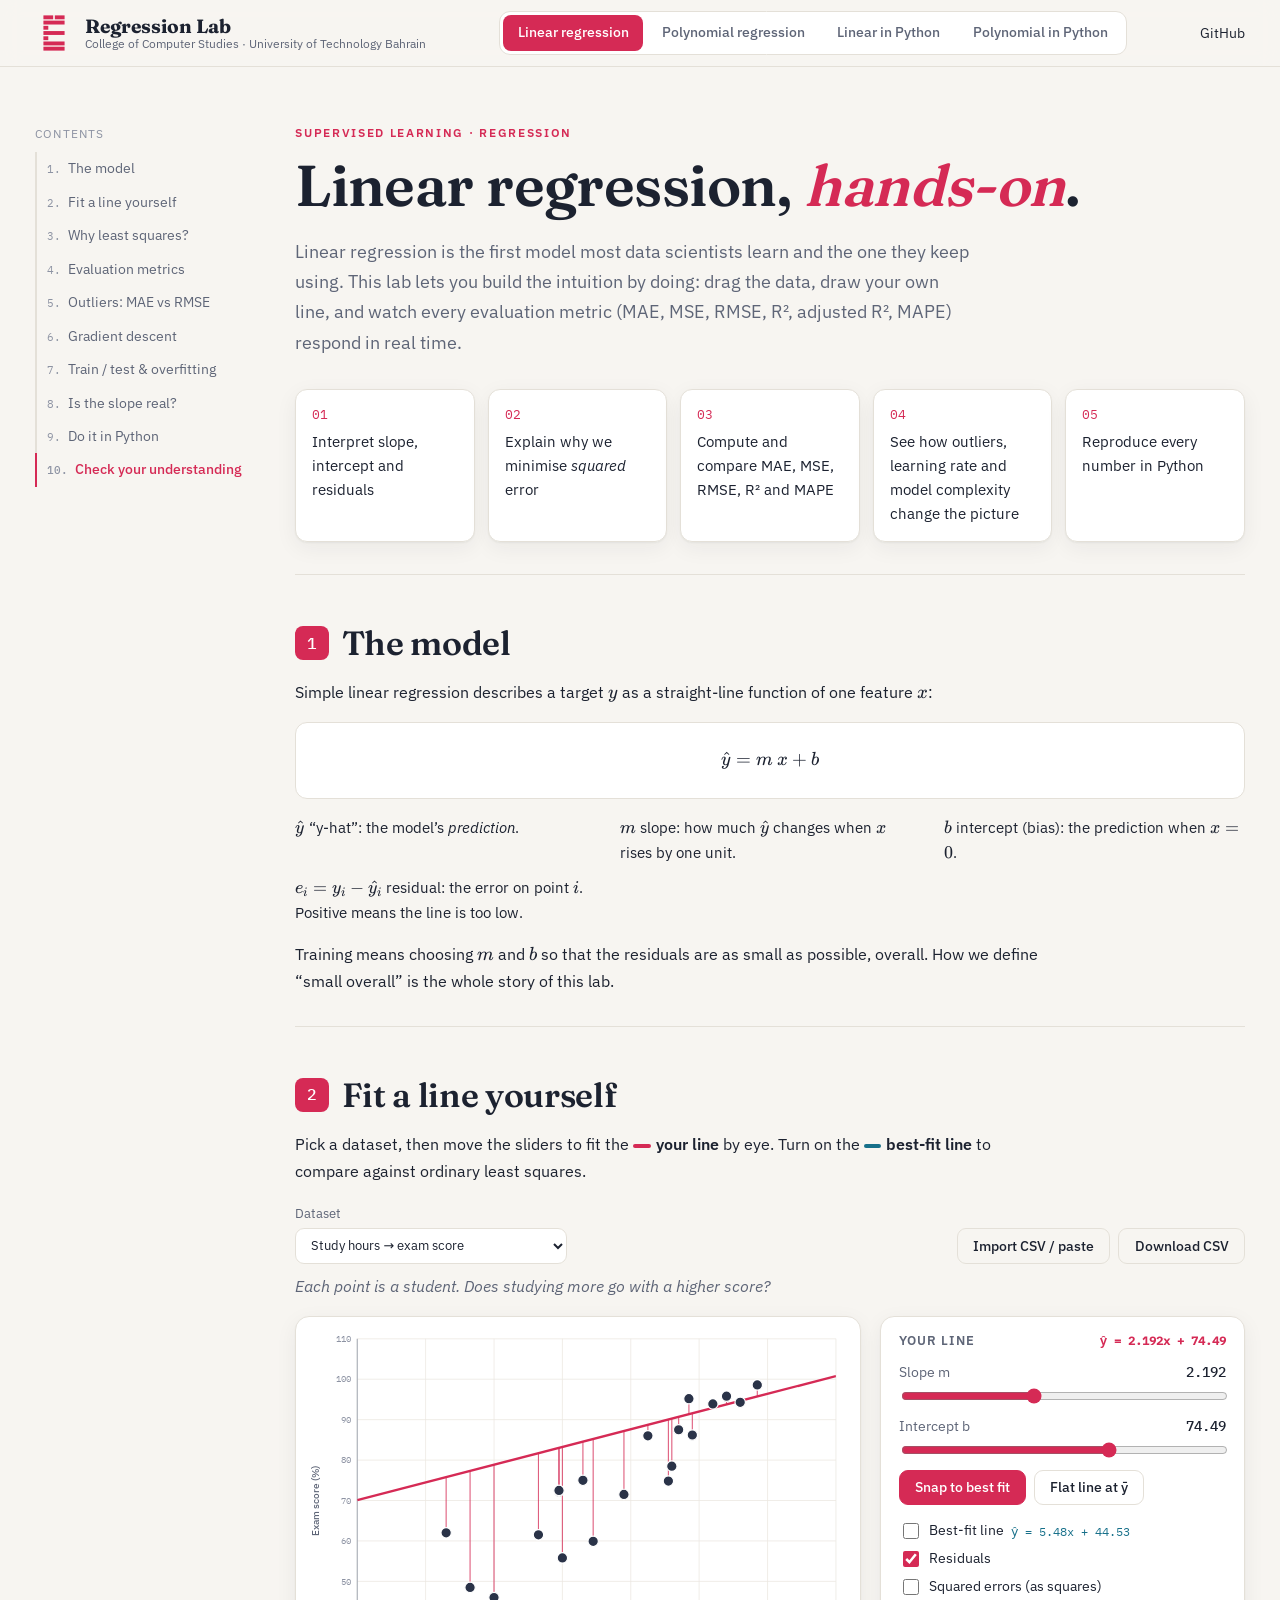
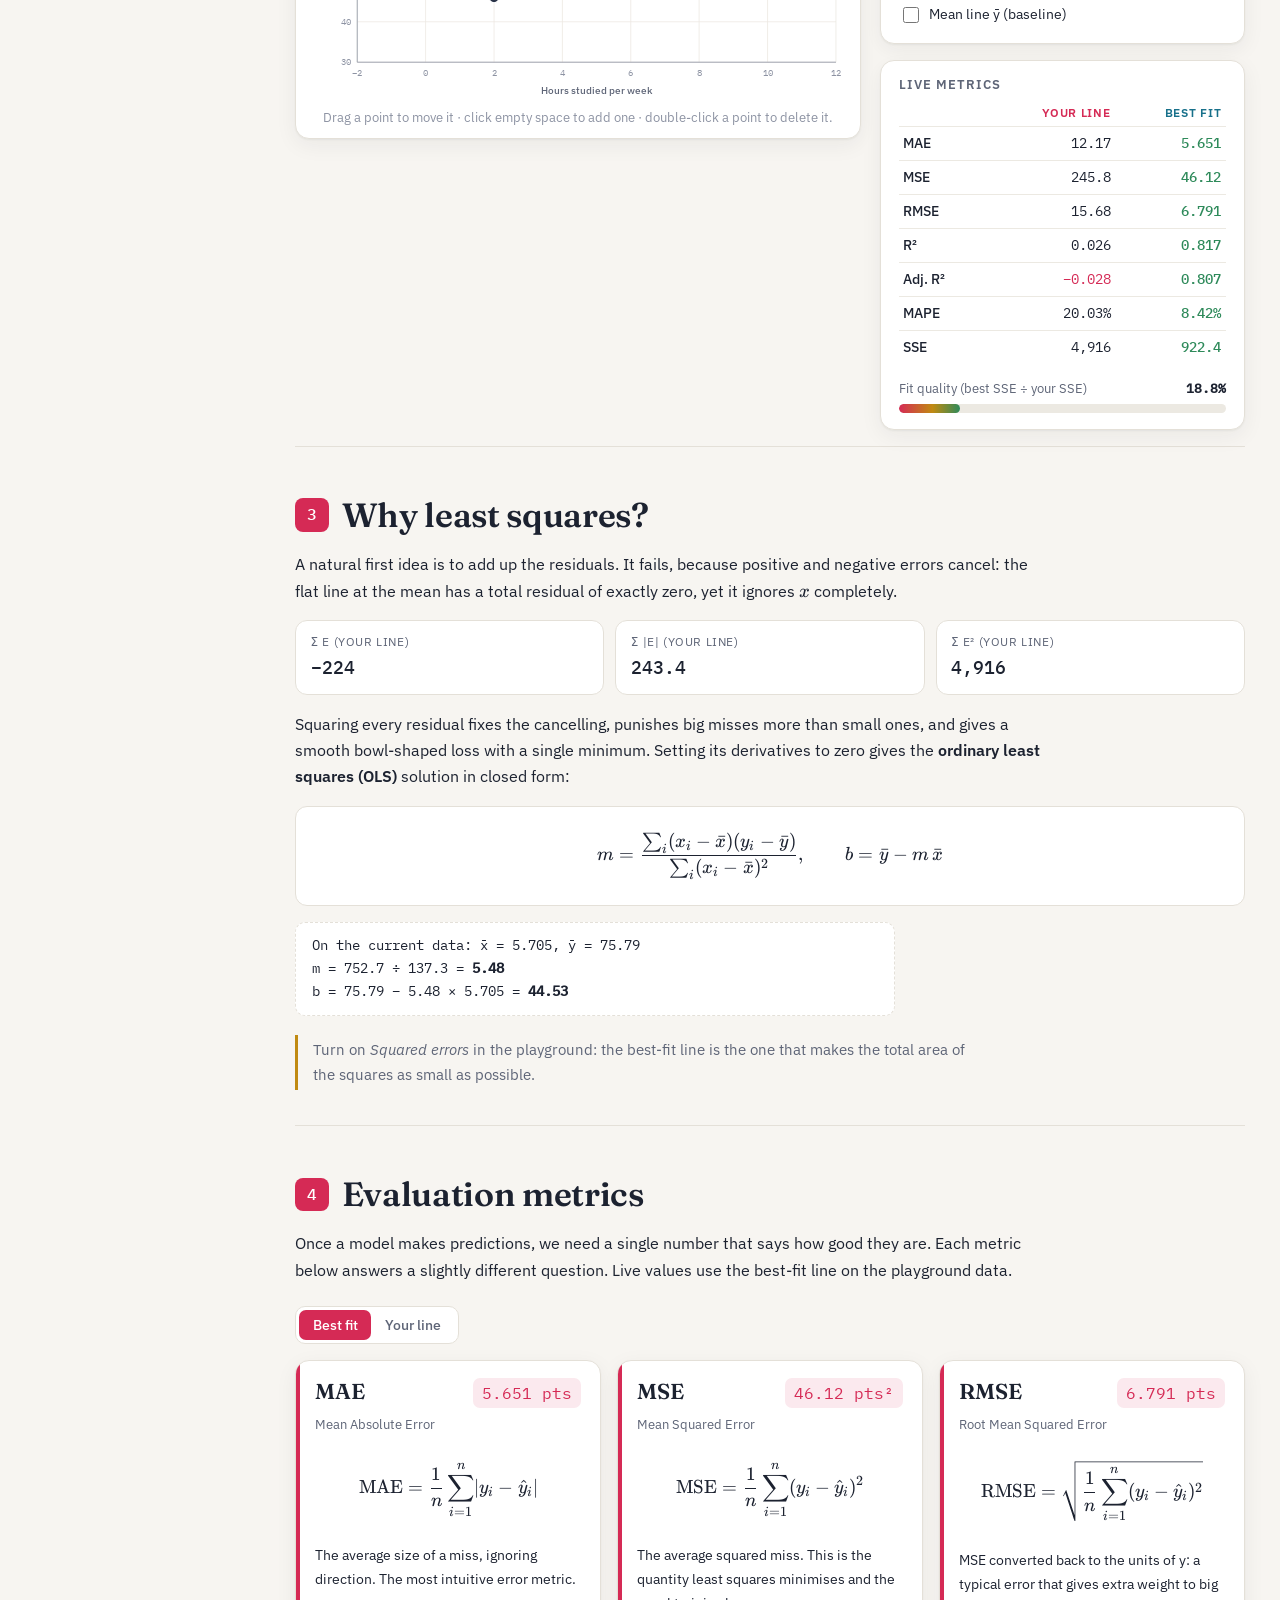
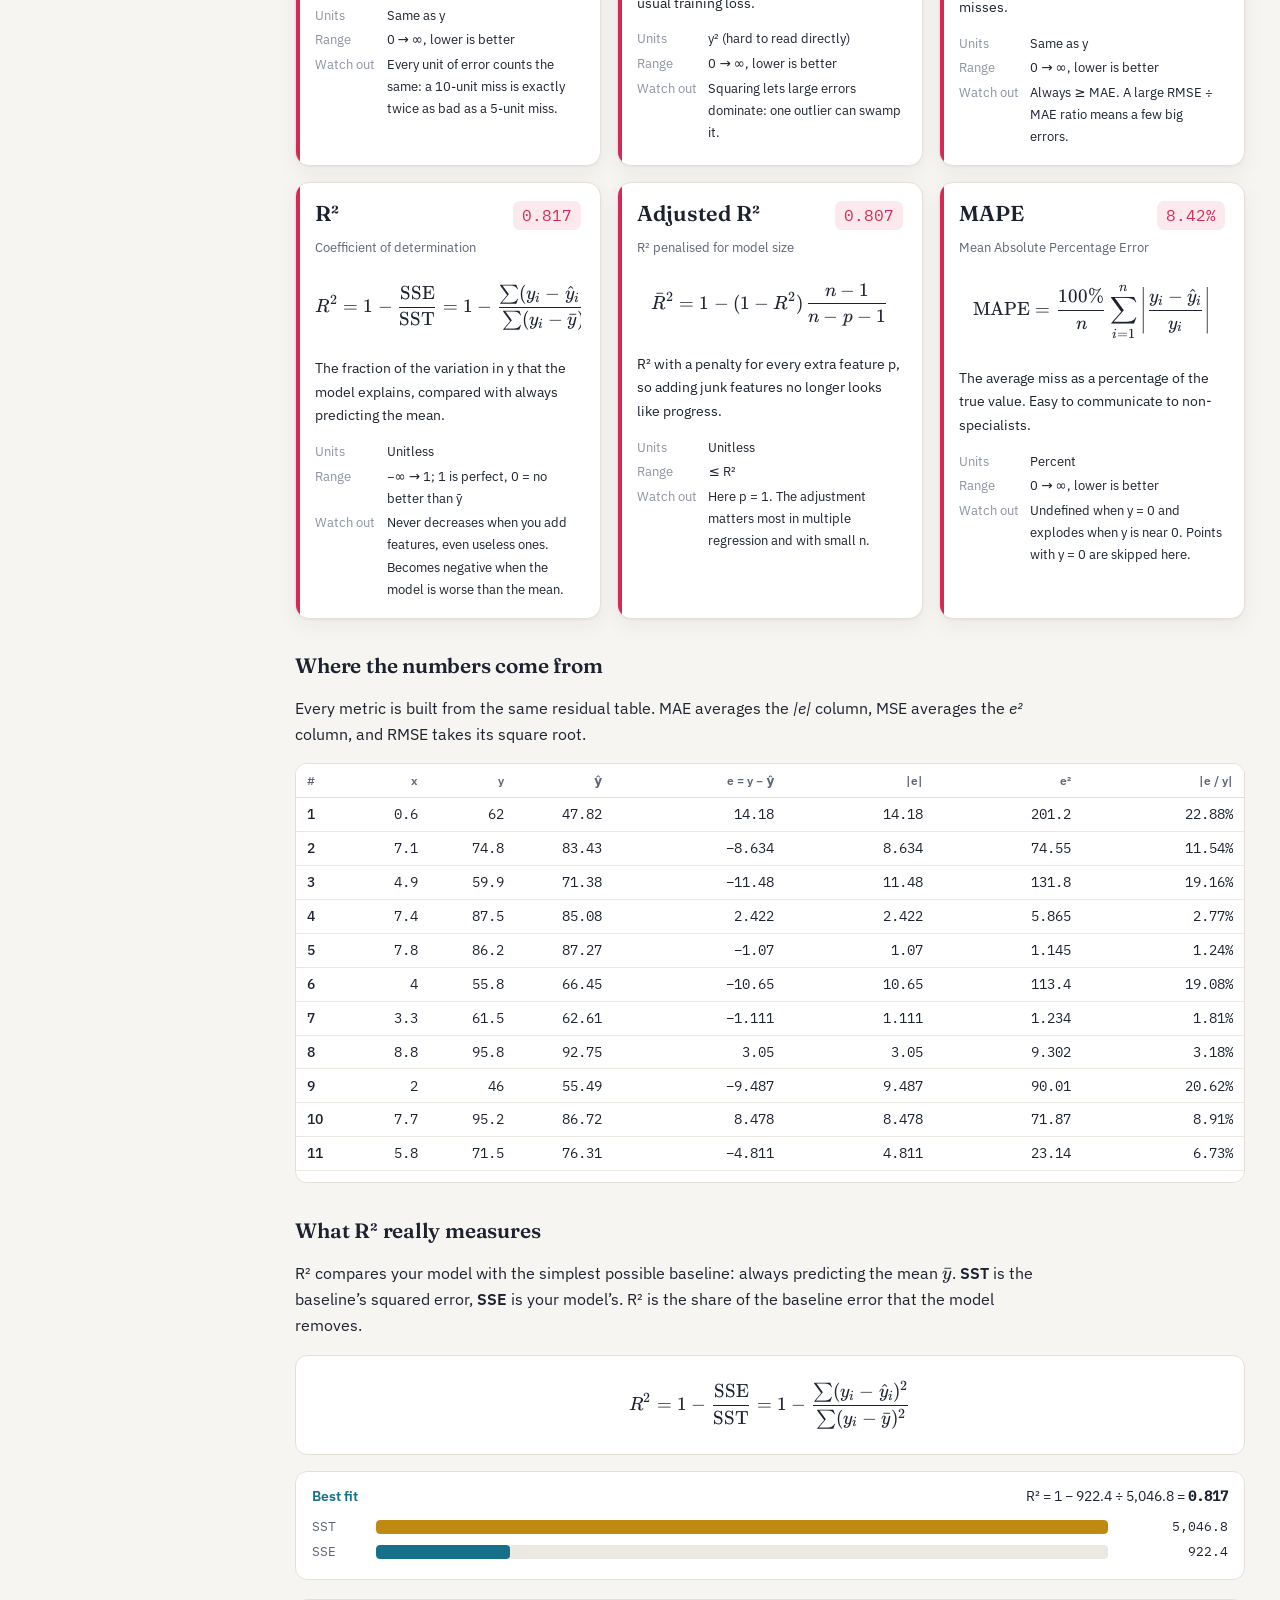
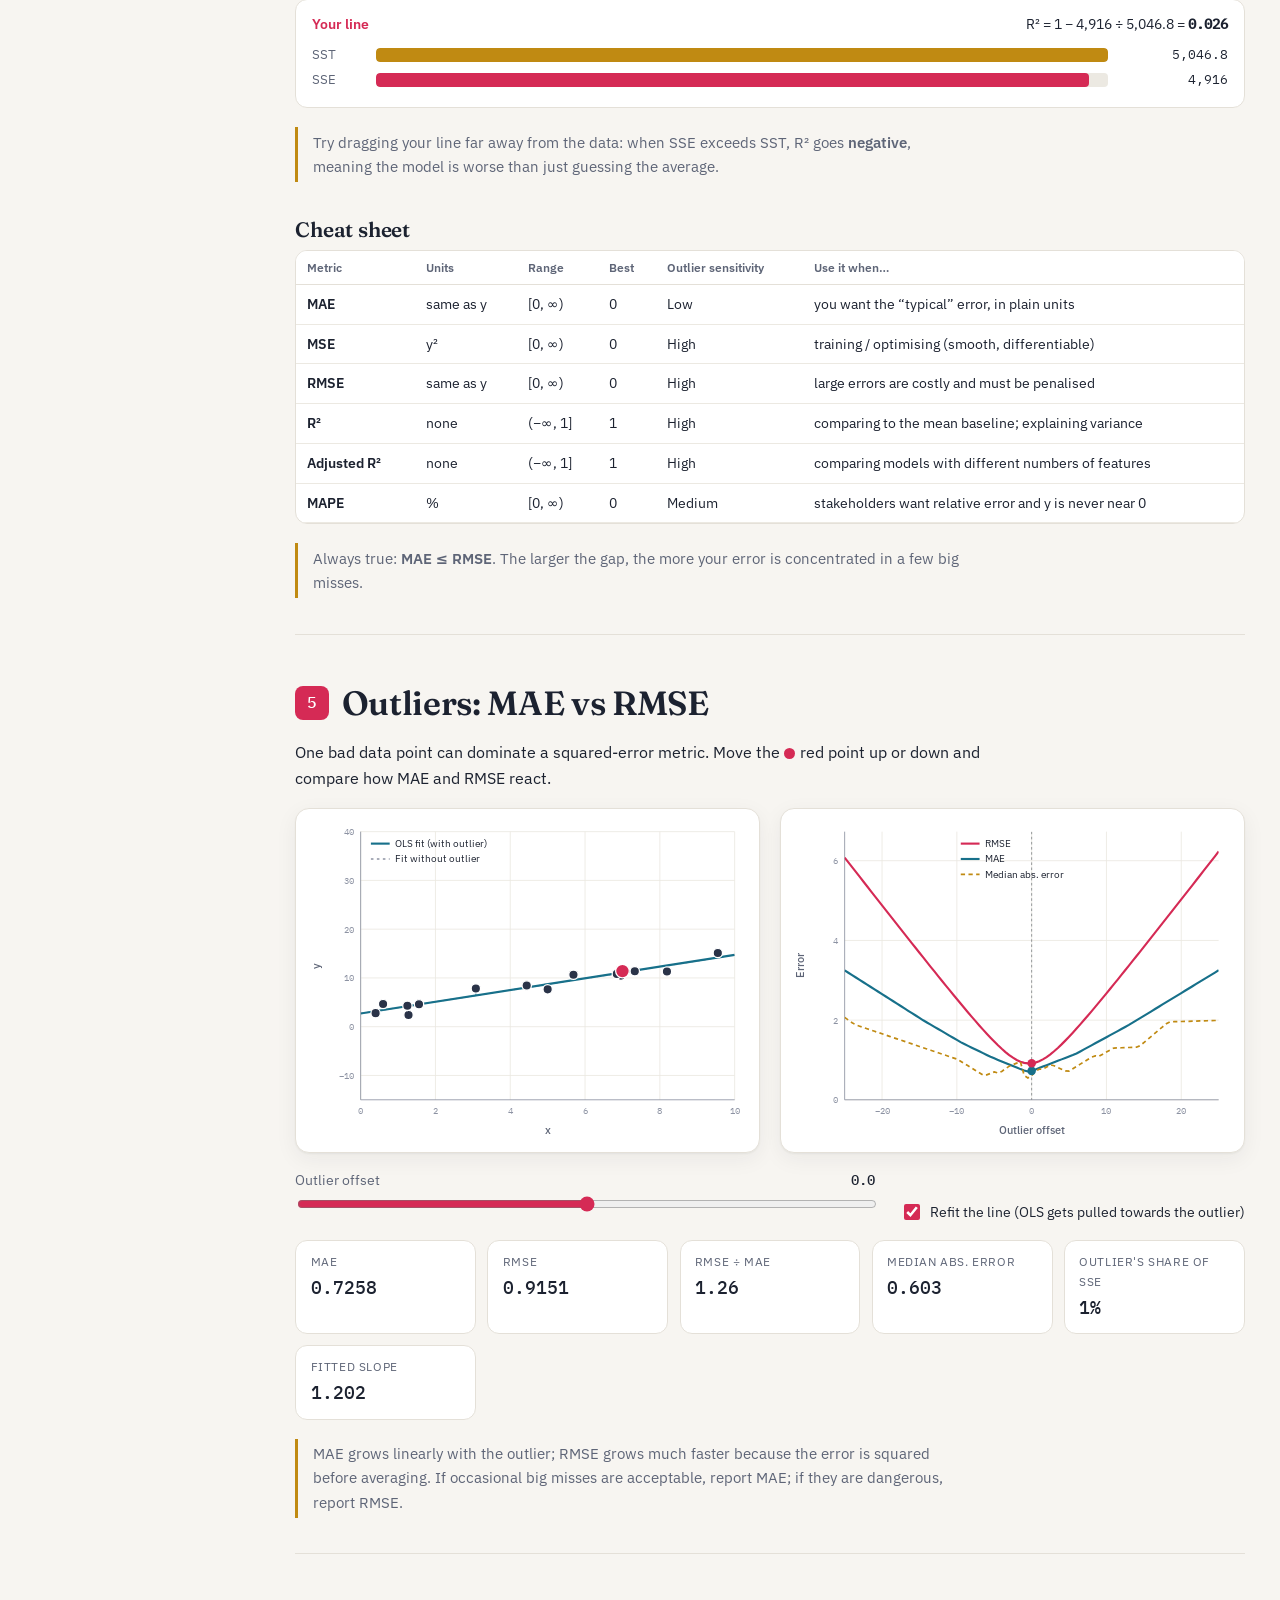
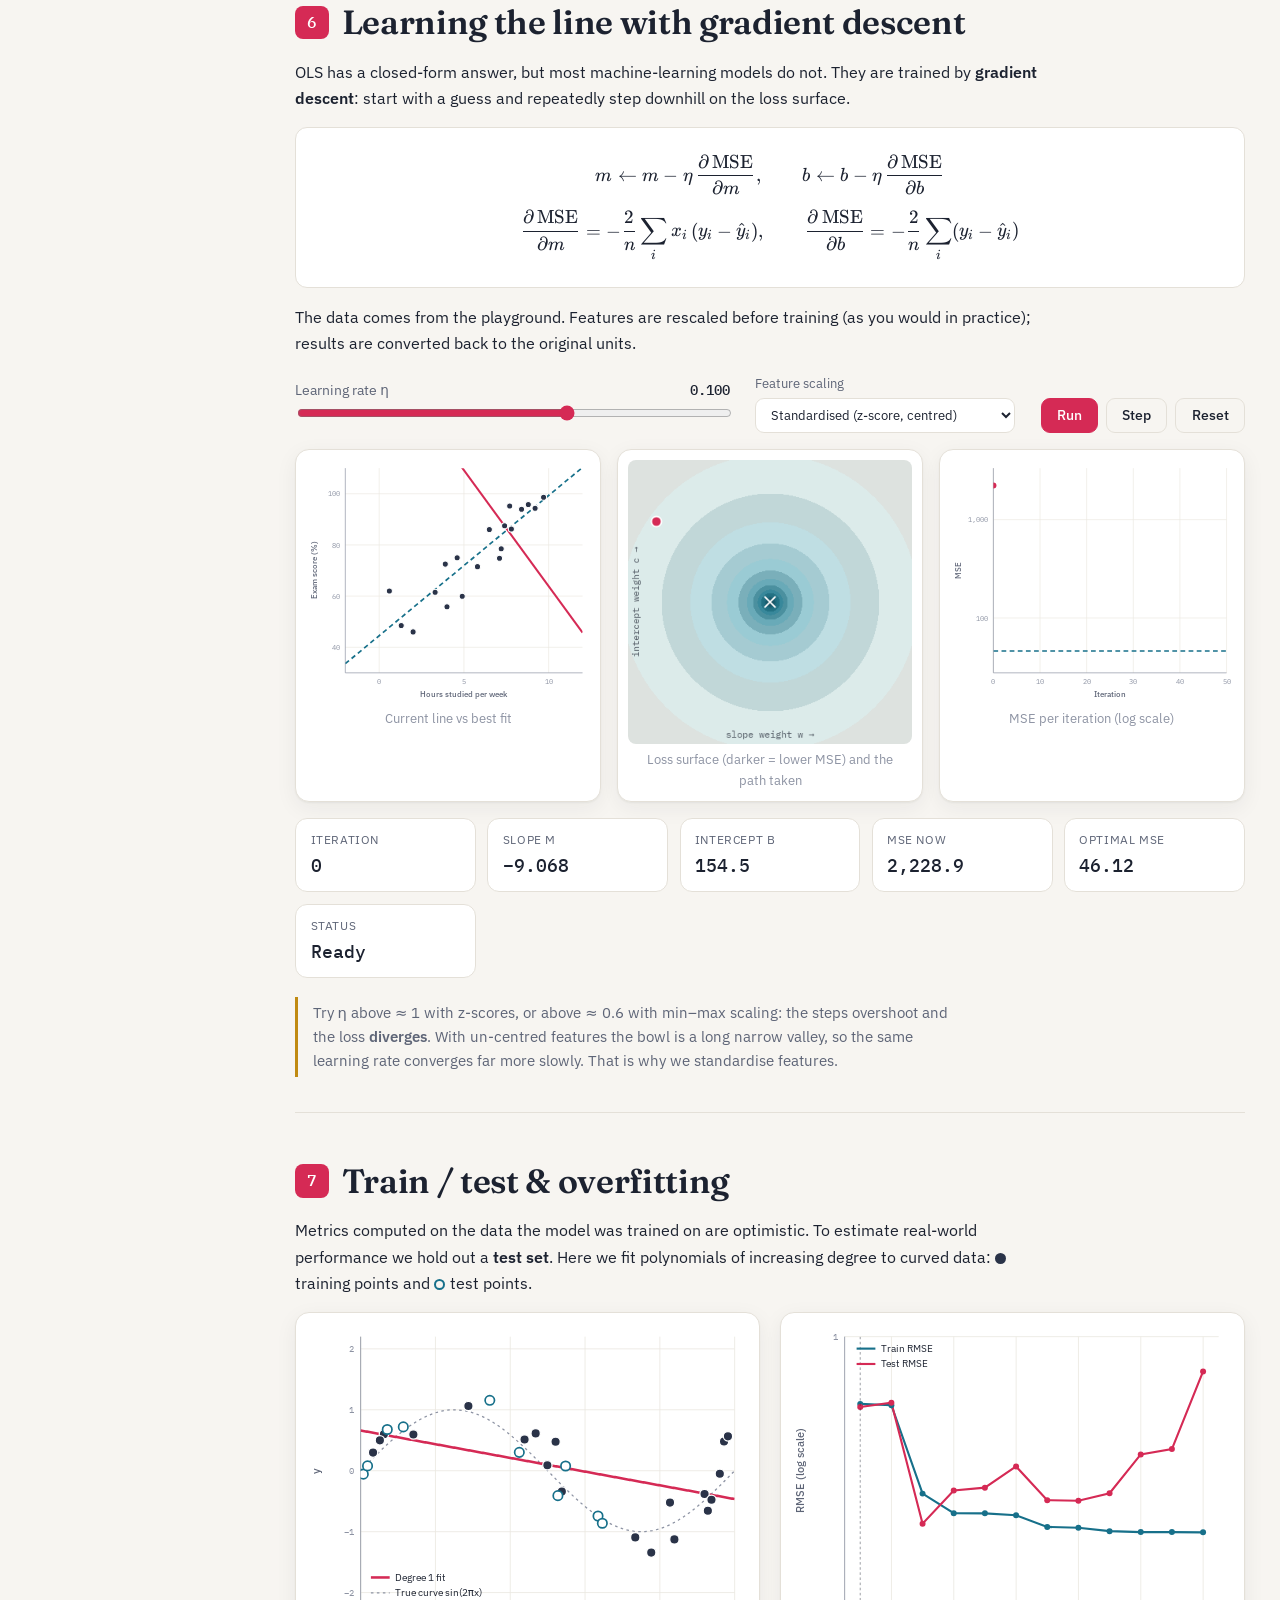
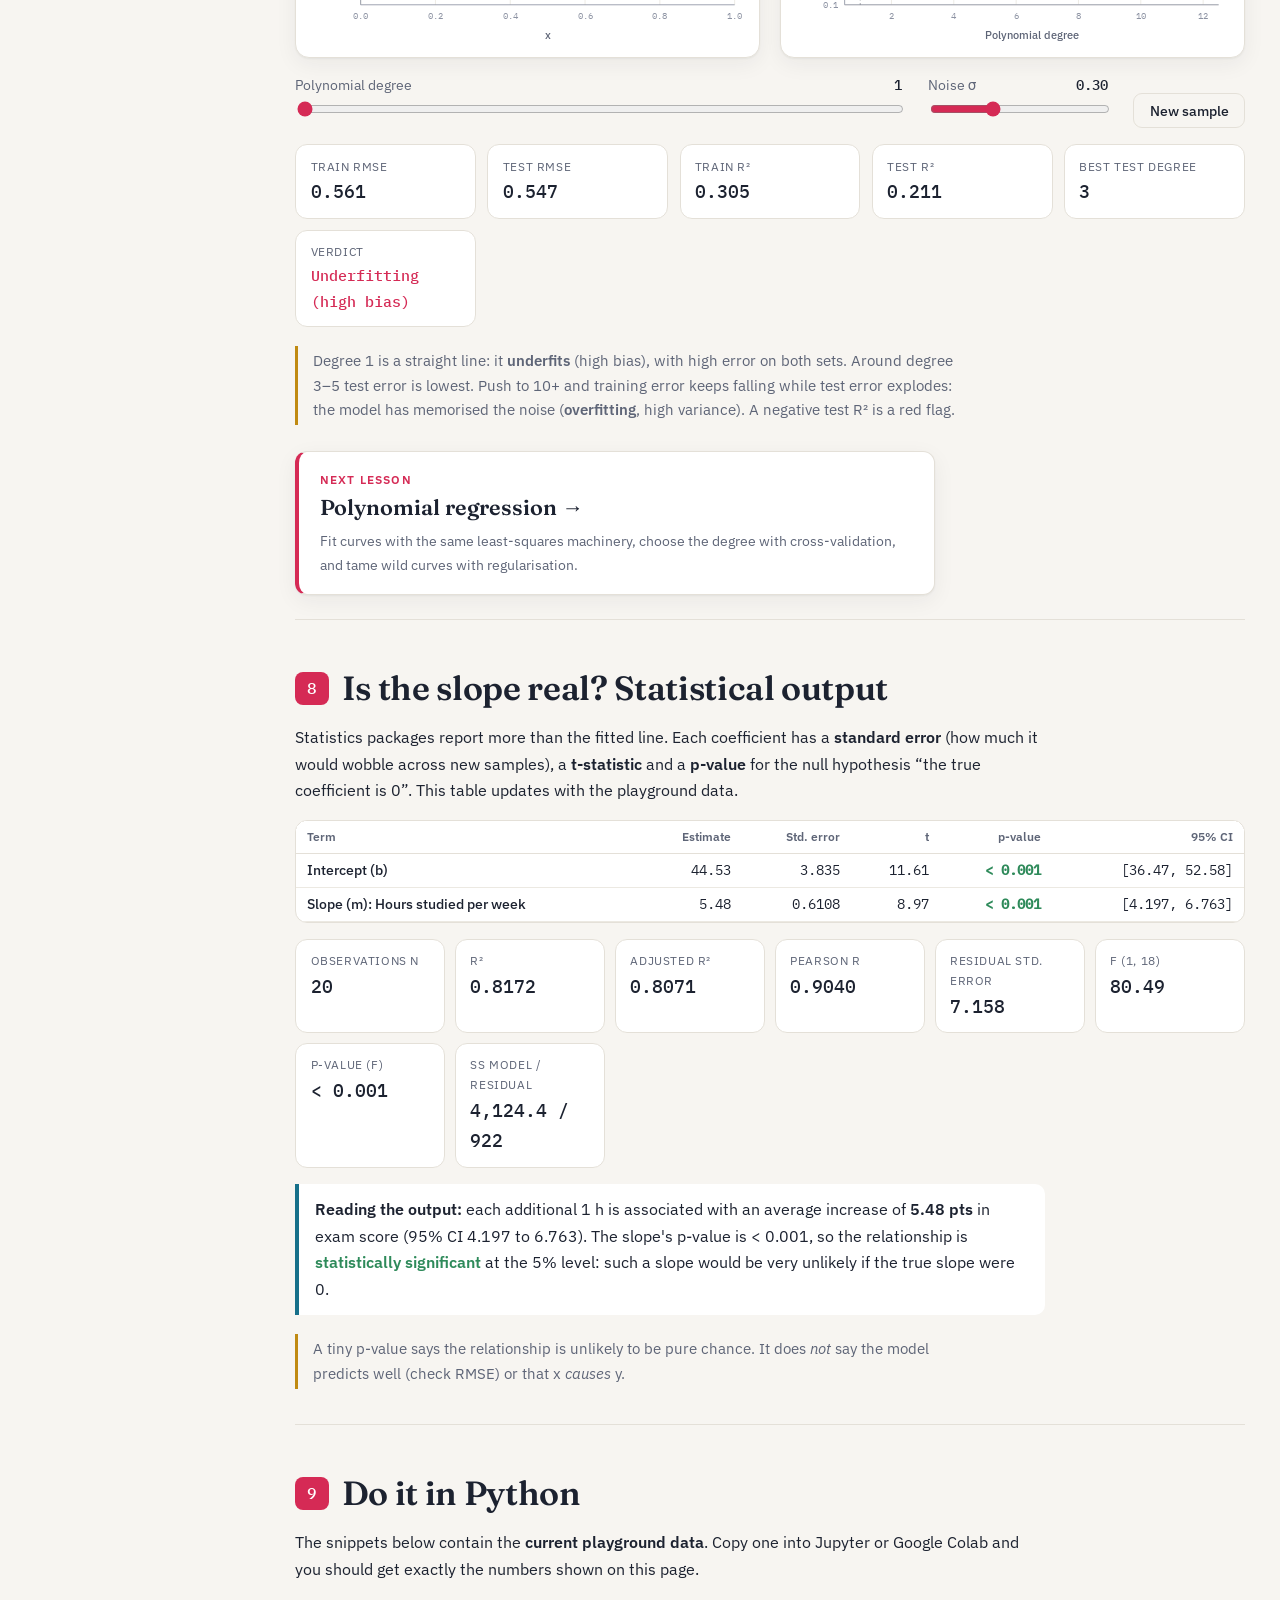
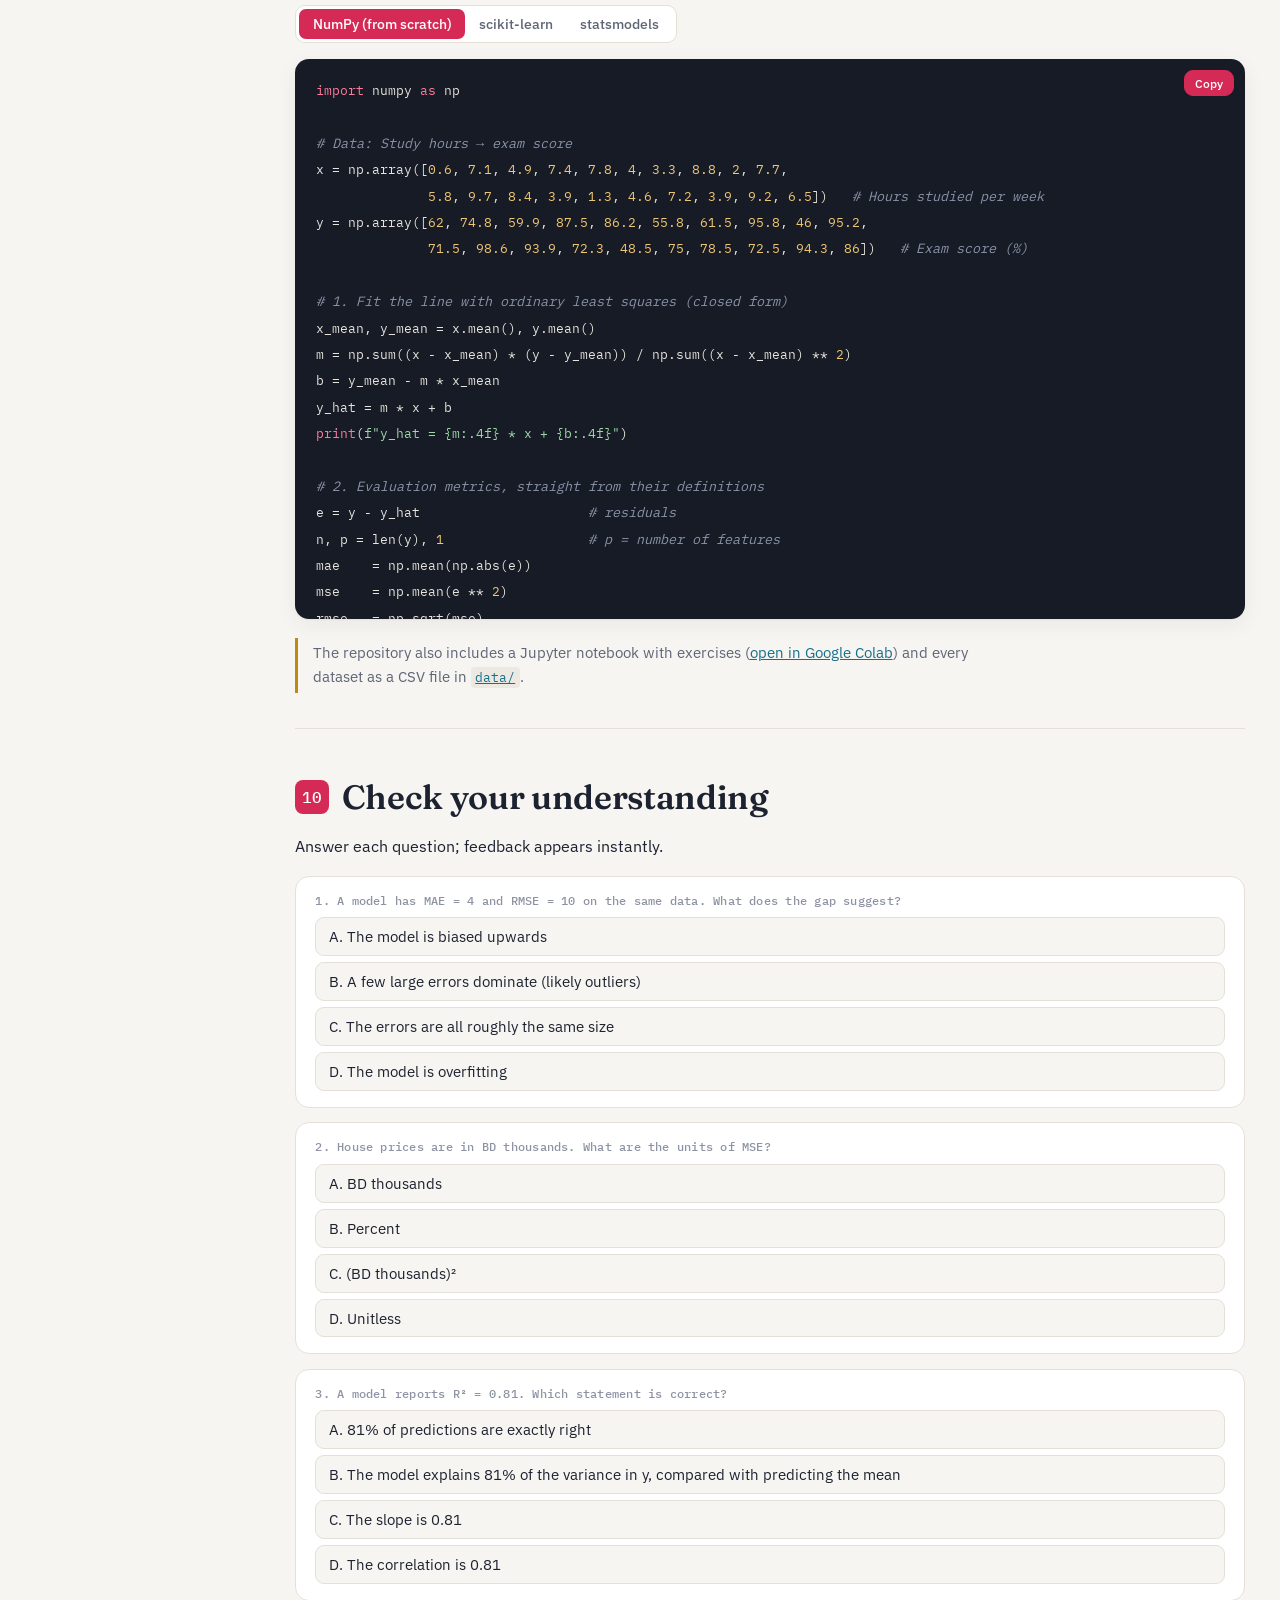
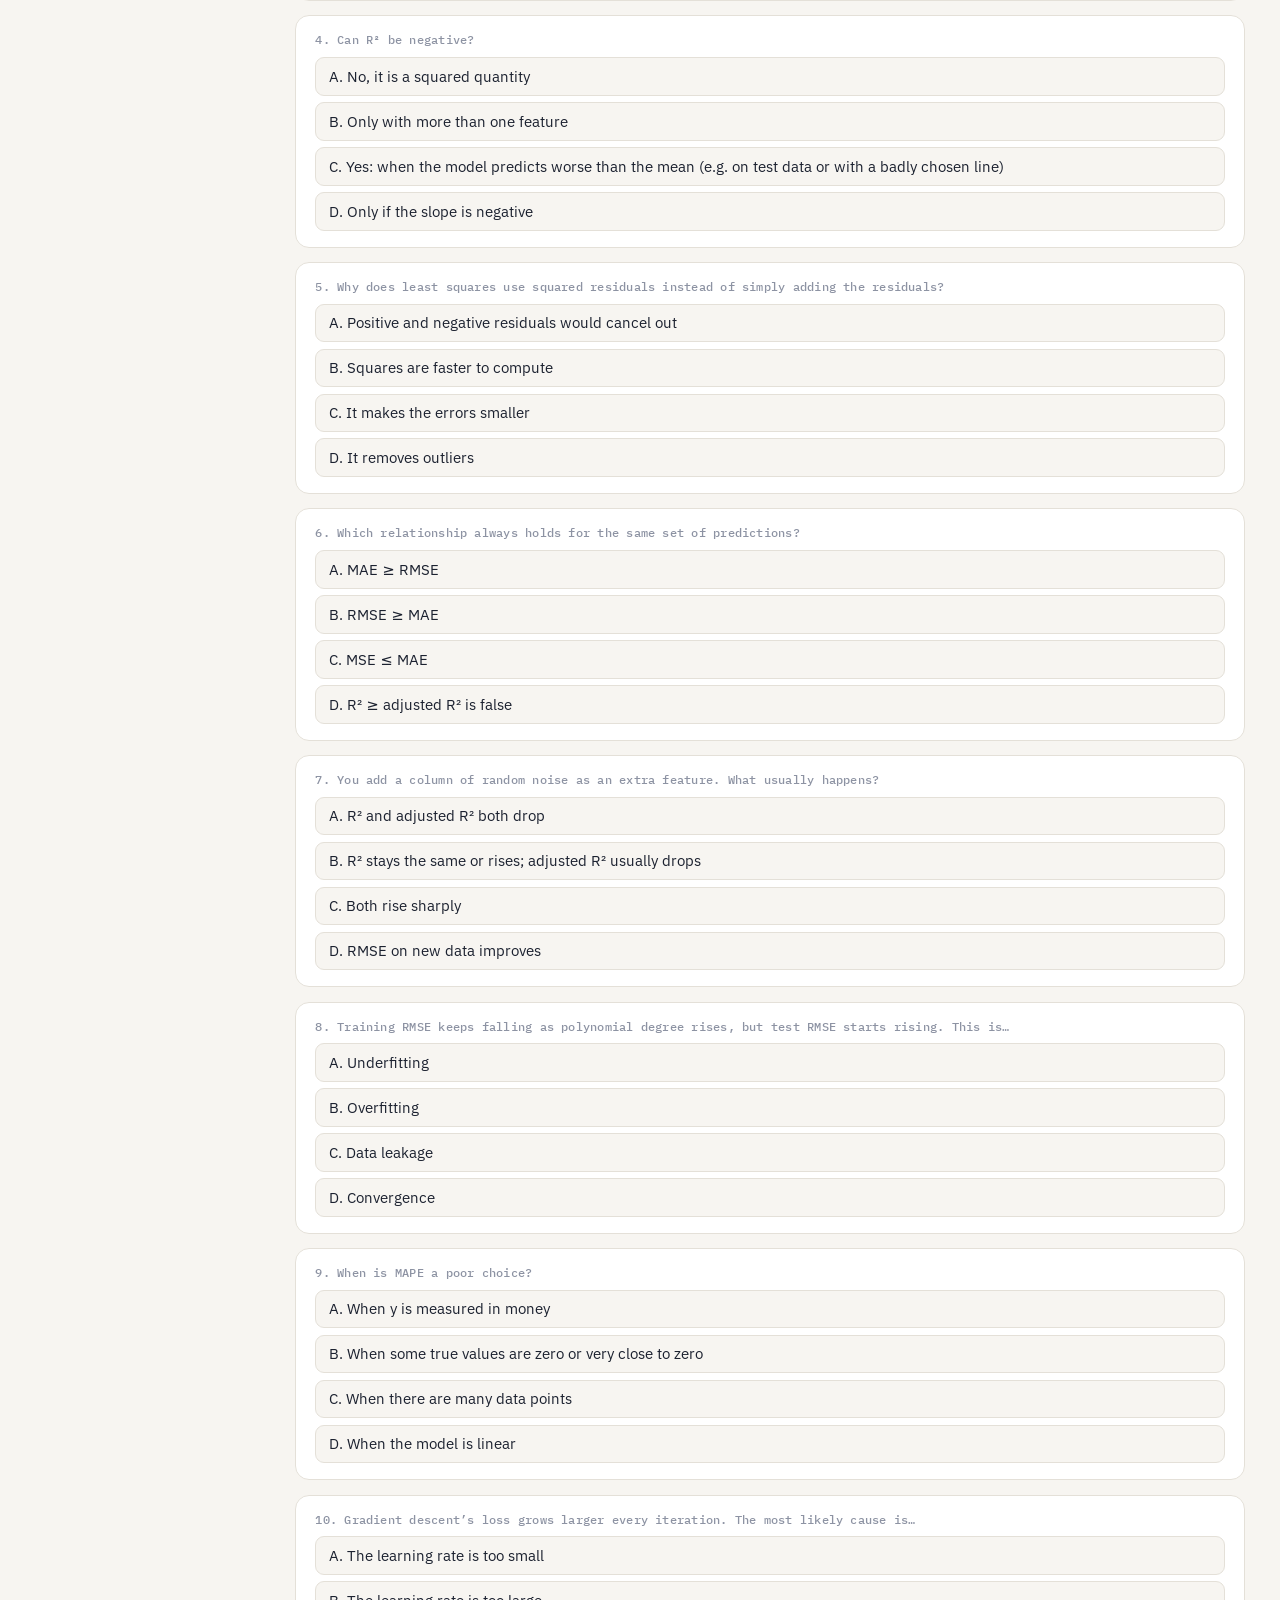
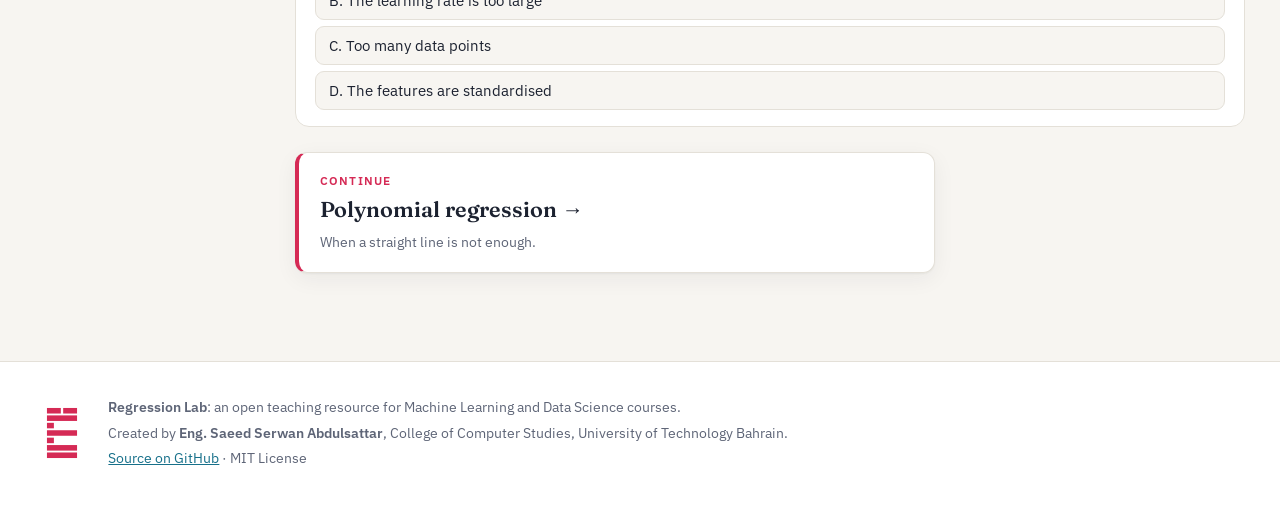
<file: index.html>
<!DOCTYPE html>
<html lang="en">
<head>
  <meta charset="utf-8">
  <meta name="viewport" content="width=device-width, initial-scale=1">
  <title>Regression Lab · Interactive Linear Regression &amp; Evaluation Metrics</title>
  <meta name="description" content="An interactive, browser-based lab for learning linear regression and its evaluation metrics: MAE, MSE, RMSE, R², adjusted R² and MAPE. College of Computer Studies, University of Technology Bahrain.">
  <meta name="author" content="Eng. Saeed Serwan Abdulsattar">
  <meta property="og:title" content="Regression Lab — Interactive Linear Regression">
  <meta property="og:description" content="Drag the data, fit the line, and watch MAE, MSE, RMSE and R² respond in real time.">
  <meta property="og:image" content="assets/img/favicon-512.png">
  <meta name="theme-color" content="#d52a55">
  <link rel="icon" type="image/svg+xml" href="assets/img/utb-logo.svg">
  <link rel="icon" type="image/png" sizes="32x32" href="assets/img/favicon-32.png">
  <link rel="apple-touch-icon" href="assets/img/favicon-180.png">
  <link rel="stylesheet" href="assets/vendor/katex/katex.min.css">
  <link rel="stylesheet" href="assets/css/style.css">
</head>
<body>

<header class="site-header">
  <div class="brand">
    <img class="brand-logo" src="assets/img/utb-logo.svg" alt="University of Technology Bahrain logo" onerror="this.remove()">
    <div class="brand-text">
      <span class="brand-title">Regression Lab</span>
      <span class="brand-sub">College of Computer Studies · University of Technology Bahrain</span>
    </div>
  </div>
  <nav class="page-tabs" aria-label="Lessons">
    <a href="index.html" class="active" aria-current="page">Linear regression</a>
    <a href="polynomial.html">Polynomial regression</a>
    <a href="code-linear.html">Linear in Python</a>
    <a href="code-polynomial.html">Polynomial in Python</a>
  </nav>
  <nav class="top-links">
    <a href="https://github.com/SaeedSerwan/regression" target="_blank" rel="noopener">GitHub</a>
  </nav>
</header>

<div class="layout">
  <aside class="toc" aria-label="Contents">
    <p class="toc-title">Contents</p>
    <ol>
      <li><a href="#model">The model</a></li>
      <li><a href="#playground">Fit a line yourself</a></li>
      <li><a href="#least-squares">Why least squares?</a></li>
      <li><a href="#metrics">Evaluation metrics</a></li>
      <li><a href="#outliers">Outliers: MAE vs RMSE</a></li>
      <li><a href="#gradient">Gradient descent</a></li>
      <li><a href="#overfitting">Train / test &amp; overfitting</a></li>
      <li><a href="#inference">Is the slope real?</a></li>
      <li><a href="#code">Do it in Python</a></li>
      <li><a href="#quiz">Check your understanding</a></li>
    </ol>
  </aside>

  <main>
    <!-- ================================================================ HERO -->
    <section class="hero">
      <p class="eyebrow">Supervised learning · Regression</p>
      <h1>Linear regression, <em>hands-on</em>.</h1>
      <p class="lead">
        Linear regression is the first model most data scientists learn and the one they keep using.
        This lab lets you build the intuition by doing: drag the data, draw your own line, and watch
        every evaluation metric (MAE, MSE, RMSE, R², adjusted R², MAPE) respond in real time.
      </p>
      <div class="learn-grid">
        <div><span class="num">01</span>Interpret slope, intercept and residuals</div>
        <div><span class="num">02</span>Explain why we minimise <em>squared</em> error</div>
        <div><span class="num">03</span>Compute and compare MAE, MSE, RMSE, R² and MAPE</div>
        <div><span class="num">04</span>See how outliers, learning rate and model complexity change the picture</div>
        <div><span class="num">05</span>Reproduce every number in Python</div>
      </div>
    </section>

    <!-- =========================================================== 1 · MODEL -->
    <section id="model" class="chapter">
      <h2><span class="chap">1</span>The model</h2>
      <p>Simple linear regression describes a target \(y\) as a straight-line function of one feature \(x\):</p>
      <div class="formula">$$\hat{y} = m\,x + b$$</div>
      <div class="def-grid">
        <div><strong>\(\hat{y}\)</strong> “y-hat”: the model’s <em>prediction</em>.</div>
        <div><strong>\(m\)</strong> slope: how much \(\hat y\) changes when \(x\) rises by one unit.</div>
        <div><strong>\(b\)</strong> intercept (bias): the prediction when \(x = 0\).</div>
        <div><strong>\(e_i = y_i - \hat{y}_i\)</strong> residual: the error on point \(i\). Positive means the line is too low.</div>
      </div>
      <p>Training means choosing \(m\) and \(b\) so that the residuals are as small as possible, overall. How we define “small overall” is the whole story of this lab.</p>
    </section>

    <!-- ====================================================== 2 · PLAYGROUND -->
    <section id="playground" class="chapter">
      <h2><span class="chap">2</span>Fit a line yourself</h2>
      <p>Pick a dataset, then move the sliders to fit the <span class="swatch user"></span><strong>your line</strong> by eye. Turn on the <span class="swatch fit"></span><strong>best-fit line</strong> to compare against ordinary least squares.</p>

      <div class="toolbar">
        <label class="field">
          <span>Dataset</span>
          <select id="ds-select">
            <optgroup label="Real-world style">
              <option value="study">Study hours → exam score</option>
              <option value="house">House size → price</option>
              <option value="icecream">Temperature → ice-cream sales</option>
              <option value="car">Car age → resale value</option>
              <option value="salary">Experience → monthly salary</option>
              <option value="advertising">Advertising spend → sales</option>
              <option value="engine">Engine size → CO₂ emissions</option>
            </optgroup>
            <optgroup label="Experiments">
              <option value="random">Random generator (choose the noise)</option>
              <option value="noise">No relationship (pure noise)</option>
              <option value="blank">Blank canvas — make your own</option>
              <option value="custom" disabled>Your uploaded data</option>
            </optgroup>
          </select>
        </label>
        <div class="toolbar-actions">
          <button class="btn ghost" id="btn-import">Import CSV / paste</button>
          <button class="btn ghost" id="btn-export">Download CSV</button>
        </div>
      </div>

      <div id="random-controls" class="random-controls" hidden>
        <label class="slider"><span>Points <b id="rnd-n-val"></b></span><input type="range" id="rnd-n" min="5" max="80" value="25"></label>
        <label class="slider"><span>Noise σ <b id="rnd-noise-val"></b></span><input type="range" id="rnd-noise" min="0" max="8" step="0.1" value="2"></label>
        <label class="slider"><span>True slope <b id="rnd-slope-val"></b></span><input type="range" id="rnd-slope" min="-3" max="3" step="0.1" value="1.5"></label>
        <button class="btn" id="rnd-go">New sample</button>
      </div>

      <div id="import-panel" class="import-panel" hidden>
        <p>Paste two columns (x, y) separated by a comma, tab or space. A header row is fine. Or choose a <code>.csv</code> file.</p>
        <textarea id="import-text" rows="6" placeholder="hours,score&#10;1.5,52&#10;3,61&#10;4.2,66"></textarea>
        <div class="row">
          <input type="file" id="import-file" accept=".csv,.txt,.tsv">
          <button class="btn" id="import-go">Load data</button>
          <span id="import-msg" class="msg"></span>
        </div>
      </div>

      <p class="story" id="ds-story"></p>

      <div class="pg-grid">
        <figure class="plot-card">
          <svg id="pg-plot" class="plot" role="img" aria-label="Scatter plot with regression lines"></svg>
          <figcaption>Drag a point to move it · click empty space to add one · double-click a point to delete it.</figcaption>
        </figure>

        <div class="side">
          <div class="panel">
            <h4>Your line <span class="eq user" id="user-eq"></span></h4>
            <label class="slider"><span>Slope m <b id="m-val"></b></span><input type="range" id="m-slider"></label>
            <label class="slider"><span>Intercept b <b id="b-val"></b></span><input type="range" id="b-slider"></label>
            <div class="btn-row">
              <button class="btn" id="btn-snap">Snap to best fit</button>
              <button class="btn ghost" id="btn-flat">Flat line at ȳ</button>
            </div>
            <div class="toggles">
              <label><input type="checkbox" id="tg-best"> Best-fit line <span class="eq fit" id="best-eq"></span></label>
              <label><input type="checkbox" id="tg-resid" checked> Residuals</label>
              <label><input type="checkbox" id="tg-squares"> Squared errors (as squares)</label>
              <label><input type="checkbox" id="tg-mean"> Mean line ȳ (baseline)</label>
            </div>
          </div>

          <div class="panel">
            <h4>Live metrics</h4>
            <table class="metric-table">
              <thead><tr><th></th><th class="user">Your line</th><th class="fit">Best fit</th></tr></thead>
              <tbody id="metric-body"></tbody>
            </table>
            <div class="meter">
              <div class="meter-label"><span>Fit quality (best SSE ÷ your SSE)</span><b id="meter-val"></b></div>
              <div class="meter-track"><div class="meter-fill" id="meter-fill"></div></div>
            </div>
          </div>
        </div>
      </div>
    </section>

    <!-- =================================================== 3 · LEAST SQUARES -->
    <section id="least-squares" class="chapter">
      <h2><span class="chap">3</span>Why least squares?</h2>
      <p>A natural first idea is to add up the residuals. It fails, because positive and negative errors cancel: the flat line at the mean has a total residual of exactly zero, yet it ignores \(x\) completely.</p>
      <div class="callout-row">
        <div class="stat"><span>Σ e (your line)</span><b id="ls-sum-e"></b></div>
        <div class="stat"><span>Σ |e| (your line)</span><b id="ls-sum-abs"></b></div>
        <div class="stat"><span>Σ e² (your line)</span><b id="ls-sum-sq"></b></div>
      </div>
      <p>Squaring every residual fixes the cancelling, punishes big misses more than small ones, and gives a smooth bowl-shaped loss with a single minimum. Setting its derivatives to zero gives the <strong>ordinary least squares (OLS)</strong> solution in closed form:</p>
      <div class="formula">$$m = \frac{\sum_i (x_i-\bar x)(y_i-\bar y)}{\sum_i (x_i-\bar x)^2}, \qquad b = \bar y - m\,\bar x$$</div>
      <p class="live-calc" id="ls-calc"></p>
      <p class="note">Turn on <em>Squared errors</em> in the playground: the best-fit line is the one that makes the total area of the squares as small as possible.</p>
    </section>

    <!-- ========================================================= 4 · METRICS -->
    <section id="metrics" class="chapter">
      <h2><span class="chap">4</span>Evaluation metrics</h2>
      <p>Once a model makes predictions, we need a single number that says how good they are. Each metric below answers a slightly different question. Live values use the <span id="metric-src-label">best-fit line</span> on the playground data.</p>
      <div class="seg" role="tablist" aria-label="Line used for live values">
        <button class="seg-btn active" data-src="best">Best fit</button>
        <button class="seg-btn" data-src="user">Your line</button>
      </div>

      <div class="card-grid" id="metric-cards"></div>

      <h3>Where the numbers come from</h3>
      <p>Every metric is built from the same residual table. MAE averages the <em>|e|</em> column, MSE averages the <em>e²</em> column, and RMSE takes its square root.</p>
      <div class="table-wrap"><table class="resid-table" id="resid-table"></table></div>

      <h3>What R² really measures</h3>
      <p>R² compares your model with the simplest possible baseline: always predicting the mean \(\bar y\). <strong>SST</strong> is the baseline’s squared error, <strong>SSE</strong> is your model’s. R² is the share of the baseline error that the model removes.</p>
      <div class="formula">$$R^2 = 1 - \frac{\text{SSE}}{\text{SST}} = 1 - \frac{\sum (y_i-\hat y_i)^2}{\sum (y_i-\bar y)^2}$$</div>
      <div id="r2-bars" class="r2-bars"></div>
      <p class="note">Try dragging your line far away from the data: when SSE exceeds SST, R² goes <strong>negative</strong>, meaning the model is worse than just guessing the average.</p>

      <h3>Cheat sheet</h3>
      <div class="table-wrap">
        <table class="cheat">
          <thead><tr><th>Metric</th><th>Units</th><th>Range</th><th>Best</th><th>Outlier sensitivity</th><th>Use it when…</th></tr></thead>
          <tbody>
            <tr><td>MAE</td><td>same as y</td><td>[0, ∞)</td><td>0</td><td>Low</td><td>you want the “typical” error, in plain units</td></tr>
            <tr><td>MSE</td><td>y²</td><td>[0, ∞)</td><td>0</td><td>High</td><td>training / optimising (smooth, differentiable)</td></tr>
            <tr><td>RMSE</td><td>same as y</td><td>[0, ∞)</td><td>0</td><td>High</td><td>large errors are costly and must be penalised</td></tr>
            <tr><td>R²</td><td>none</td><td>(−∞, 1]</td><td>1</td><td>High</td><td>comparing to the mean baseline; explaining variance</td></tr>
            <tr><td>Adjusted R²</td><td>none</td><td>(−∞, 1]</td><td>1</td><td>High</td><td>comparing models with different numbers of features</td></tr>
            <tr><td>MAPE</td><td>%</td><td>[0, ∞)</td><td>0</td><td>Medium</td><td>stakeholders want relative error and y is never near 0</td></tr>
          </tbody>
        </table>
      </div>
      <p class="note">Always true: <strong>MAE ≤ RMSE</strong>. The larger the gap, the more your error is concentrated in a few big misses.</p>
    </section>

    <!-- ======================================================== 5 · OUTLIERS -->
    <section id="outliers" class="chapter">
      <h2><span class="chap">5</span>Outliers: MAE vs RMSE</h2>
      <p>One bad data point can dominate a squared-error metric. Move the <span class="swatch bad"></span>red point up or down and compare how MAE and RMSE react.</p>
      <div class="two-col">
        <figure class="plot-card"><svg id="out-plot" class="plot" role="img" aria-label="Data with one outlier"></svg></figure>
        <figure class="plot-card"><svg id="out-chart" class="plot" role="img" aria-label="MAE and RMSE versus outlier size"></svg></figure>
      </div>
      <div class="controls-row">
        <label class="slider wide"><span>Outlier offset <b id="out-val"></b></span><input type="range" id="out-slider" min="-25" max="25" step="0.5" value="0"></label>
        <label class="check"><input type="checkbox" id="out-refit" checked> Refit the line (OLS gets pulled towards the outlier)</label>
      </div>
      <div class="callout-row" id="out-stats"></div>
      <p class="note">MAE grows linearly with the outlier; RMSE grows much faster because the error is squared before averaging. If occasional big misses are acceptable, report MAE; if they are dangerous, report RMSE.</p>
    </section>

    <!-- ======================================================== 6 · GRADIENT -->
    <section id="gradient" class="chapter">
      <h2><span class="chap">6</span>Learning the line with gradient descent</h2>
      <p>OLS has a closed-form answer, but most machine-learning models do not. They are trained by <strong>gradient descent</strong>: start with a guess and repeatedly step downhill on the loss surface.</p>
      <div class="formula">$$m \leftarrow m - \eta\,\frac{\partial\,\text{MSE}}{\partial m}, \qquad b \leftarrow b - \eta\,\frac{\partial\,\text{MSE}}{\partial b}$$
      $$\frac{\partial\,\text{MSE}}{\partial m} = -\frac{2}{n}\sum_i x_i\,(y_i-\hat y_i), \qquad \frac{\partial\,\text{MSE}}{\partial b} = -\frac{2}{n}\sum_i (y_i-\hat y_i)$$</div>
      <p>The data comes from the playground. Features are rescaled before training (as you would in practice); results are converted back to the original units.</p>
      <div class="controls-row">
        <label class="slider wide"><span>Learning rate η <b id="gd-lr-val"></b></span><input type="range" id="gd-lr" min="-3" max="0.2" step="0.01" value="-1"></label>
        <label class="field"><span>Feature scaling</span>
          <select id="gd-scale">
            <option value="z">Standardised (z-score, centred)</option>
            <option value="minmax">Min–max to [0, 1] (not centred)</option>
          </select>
        </label>
        <div class="btn-row">
          <button class="btn" id="gd-play">Run</button>
          <button class="btn ghost" id="gd-step">Step</button>
          <button class="btn ghost" id="gd-reset">Reset</button>
        </div>
      </div>
      <div class="gd-grid">
        <figure class="plot-card"><svg id="gd-plot" class="plot" role="img" aria-label="Current line during training"></svg><figcaption>Current line vs best fit</figcaption></figure>
        <figure class="plot-card contour-card">
          <div class="contour-wrap"><canvas id="gd-contour" width="360" height="360" aria-label="Loss surface with descent path"></canvas></div>
          <figcaption>Loss surface (darker = lower MSE) and the path taken</figcaption>
        </figure>
        <figure class="plot-card"><svg id="gd-loss" class="plot" role="img" aria-label="Loss per iteration"></svg><figcaption>MSE per iteration (log scale)</figcaption></figure>
      </div>
      <div class="callout-row" id="gd-stats"></div>
      <p class="note">Try η above ≈ 1 with z-scores, or above ≈ 0.6 with min–max scaling: the steps overshoot and the loss <strong>diverges</strong>. With un-centred features the bowl is a long narrow valley, so the same learning rate converges far more slowly. That is why we standardise features.</p>
    </section>

    <!-- ===================================================== 7 · OVERFITTING -->
    <section id="overfitting" class="chapter">
      <h2><span class="chap">7</span>Train / test &amp; overfitting</h2>
      <p>Metrics computed on the data the model was trained on are optimistic. To estimate real-world performance we hold out a <strong>test set</strong>. Here we fit polynomials of increasing degree to curved data: <span class="swatch point"></span>training points and <span class="swatch hollow"></span>test points.</p>
      <div class="two-col">
        <figure class="plot-card"><svg id="of-plot" class="plot" role="img" aria-label="Polynomial fit"></svg></figure>
        <figure class="plot-card"><svg id="of-chart" class="plot" role="img" aria-label="Train and test RMSE by degree"></svg></figure>
      </div>
      <div class="controls-row">
        <label class="slider wide"><span>Polynomial degree <b id="of-deg-val"></b></span><input type="range" id="of-deg" min="1" max="12" value="1"></label>
        <label class="slider"><span>Noise σ <b id="of-noise-val"></b></span><input type="range" id="of-noise" min="0.05" max="0.8" step="0.05" value="0.3"></label>
        <button class="btn ghost" id="of-new">New sample</button>
      </div>
      <div class="callout-row" id="of-stats"></div>
      <p class="note">Degree 1 is a straight line: it <strong>underfits</strong> (high bias), with high error on both sets. Around degree 3–5 test error is lowest. Push to 10+ and training error keeps falling while test error explodes: the model has memorised the noise (<strong>overfitting</strong>, high variance). A negative test R² is a red flag.</p>
      <a class="next-card" href="polynomial.html">
        <span class="next-eyebrow">Next lesson</span>
        <span class="next-title">Polynomial regression →</span>
        <span class="next-text">Fit curves with the same least-squares machinery, choose the degree with cross-validation, and tame wild curves with regularisation.</span>
      </a>
    </section>

    <!-- ======================================================= 8 · INFERENCE -->
    <section id="inference" class="chapter">
      <h2><span class="chap">8</span>Is the slope real? Statistical output</h2>
      <p>Statistics packages report more than the fitted line. Each coefficient has a <strong>standard error</strong> (how much it would wobble across new samples), a <strong>t-statistic</strong> and a <strong>p-value</strong> for the null hypothesis “the true coefficient is 0”. This table updates with the playground data.</p>
      <div class="table-wrap"><table class="stats-table" id="inf-coef"></table></div>
      <div class="stats-grid" id="inf-summary"></div>
      <p class="interpret" id="inf-text"></p>
      <p class="note">A tiny p-value says the relationship is unlikely to be pure chance. It does <em>not</em> say the model predicts well (check RMSE) or that x <em>causes</em> y.</p>
    </section>

    <!-- ============================================================ 9 · CODE -->
    <section id="code" class="chapter">
      <h2><span class="chap">9</span>Do it in Python</h2>
      <p>The snippets below contain the <strong>current playground data</strong>. Copy one into Jupyter or Google Colab and you should get exactly the numbers shown on this page.</p>
      <div class="seg" role="tablist" aria-label="Code examples">
        <button class="seg-btn active" data-code="numpy">NumPy (from scratch)</button>
        <button class="seg-btn" data-code="sklearn">scikit-learn</button>
        <button class="seg-btn" data-code="statsmodels">statsmodels</button>
      </div>
      <div class="code-box">
        <button class="btn small copy" id="code-copy">Copy</button>
        <pre><code id="code-block"></code></pre>
      </div>
      <p class="note">The repository also includes a Jupyter notebook with exercises (<a href="https://colab.research.google.com/github/SaeedSerwan/regression/blob/main/notebooks/linear_regression_metrics.ipynb" target="_blank" rel="noopener">open in Google Colab</a>) and every dataset as a CSV file in <a href="https://github.com/SaeedSerwan/regression/tree/main/data" target="_blank" rel="noopener"><code>data/</code></a>.</p>
    </section>

    <!-- ============================================================ 10 · QUIZ -->
    <section id="quiz" class="chapter">
      <h2><span class="chap">10</span>Check your understanding</h2>
      <p>Answer each question; feedback appears instantly.</p>
      <div id="quiz-box"></div>
      <div class="quiz-score" id="quiz-score"></div>
      <a class="next-card" href="polynomial.html">
        <span class="next-eyebrow">Continue</span>
        <span class="next-title">Polynomial regression →</span>
        <span class="next-text">When a straight line is not enough.</span>
      </a>
    </section>
  </main>
</div>

<footer class="site-footer">
  <div class="footer-inner">
    <img class="footer-logo" src="assets/img/utb-logo.svg" alt="" onerror="this.remove()">
    <div>
      <p><strong>Regression Lab</strong>: an open teaching resource for Machine Learning and Data Science courses.</p>
      <p>Created by <strong>Eng. Saeed Serwan Abdulsattar</strong>, College of Computer Studies, University of Technology Bahrain.</p>
      <p><a href="https://github.com/SaeedSerwan/regression" target="_blank" rel="noopener">Source on GitHub</a> · MIT License</p>
    </div>
  </div>
</footer>

<div id="tooltip" class="tooltip" hidden></div>

<script src="assets/vendor/katex/katex.min.js"></script>
<script src="assets/vendor/katex/auto-render.min.js"></script>
<script src="assets/js/core.js"></script>
<script src="assets/js/ui.js"></script>
<script src="assets/js/app.js"></script>
</body>
</html>
</file>
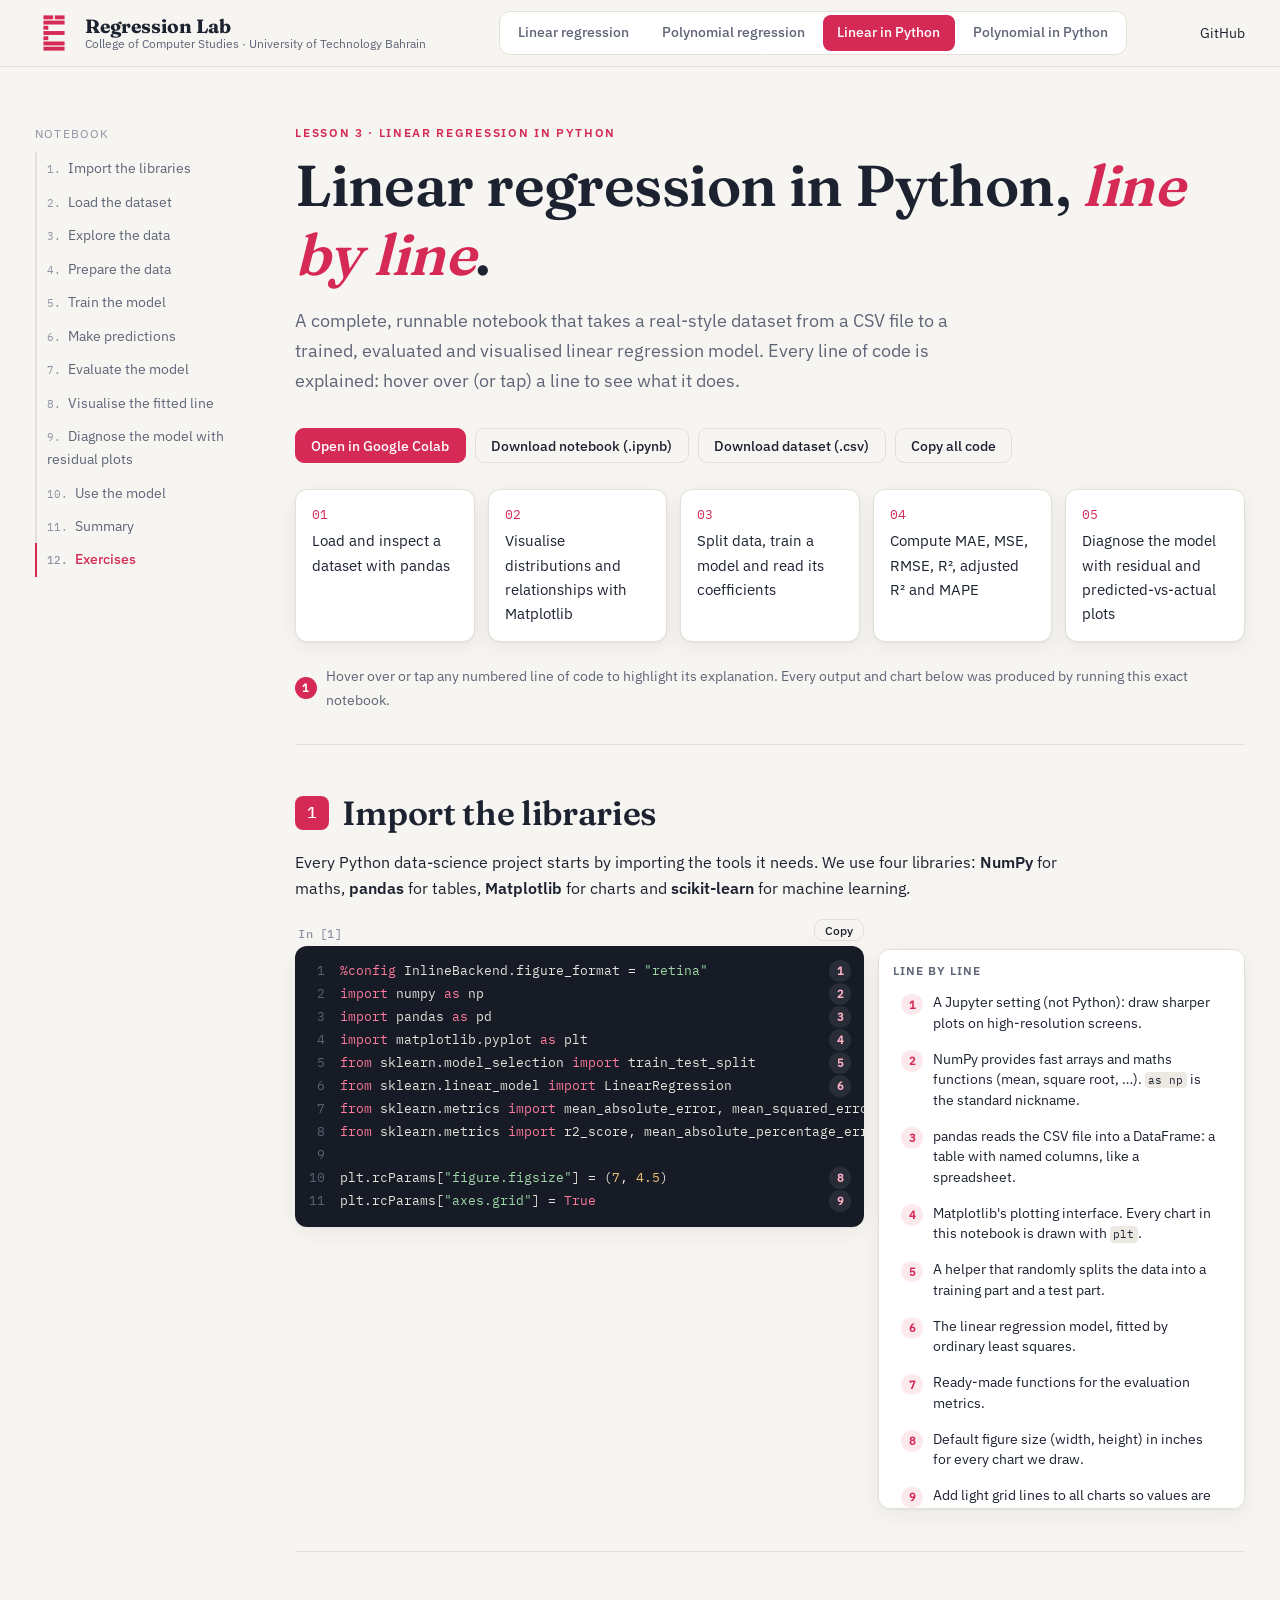
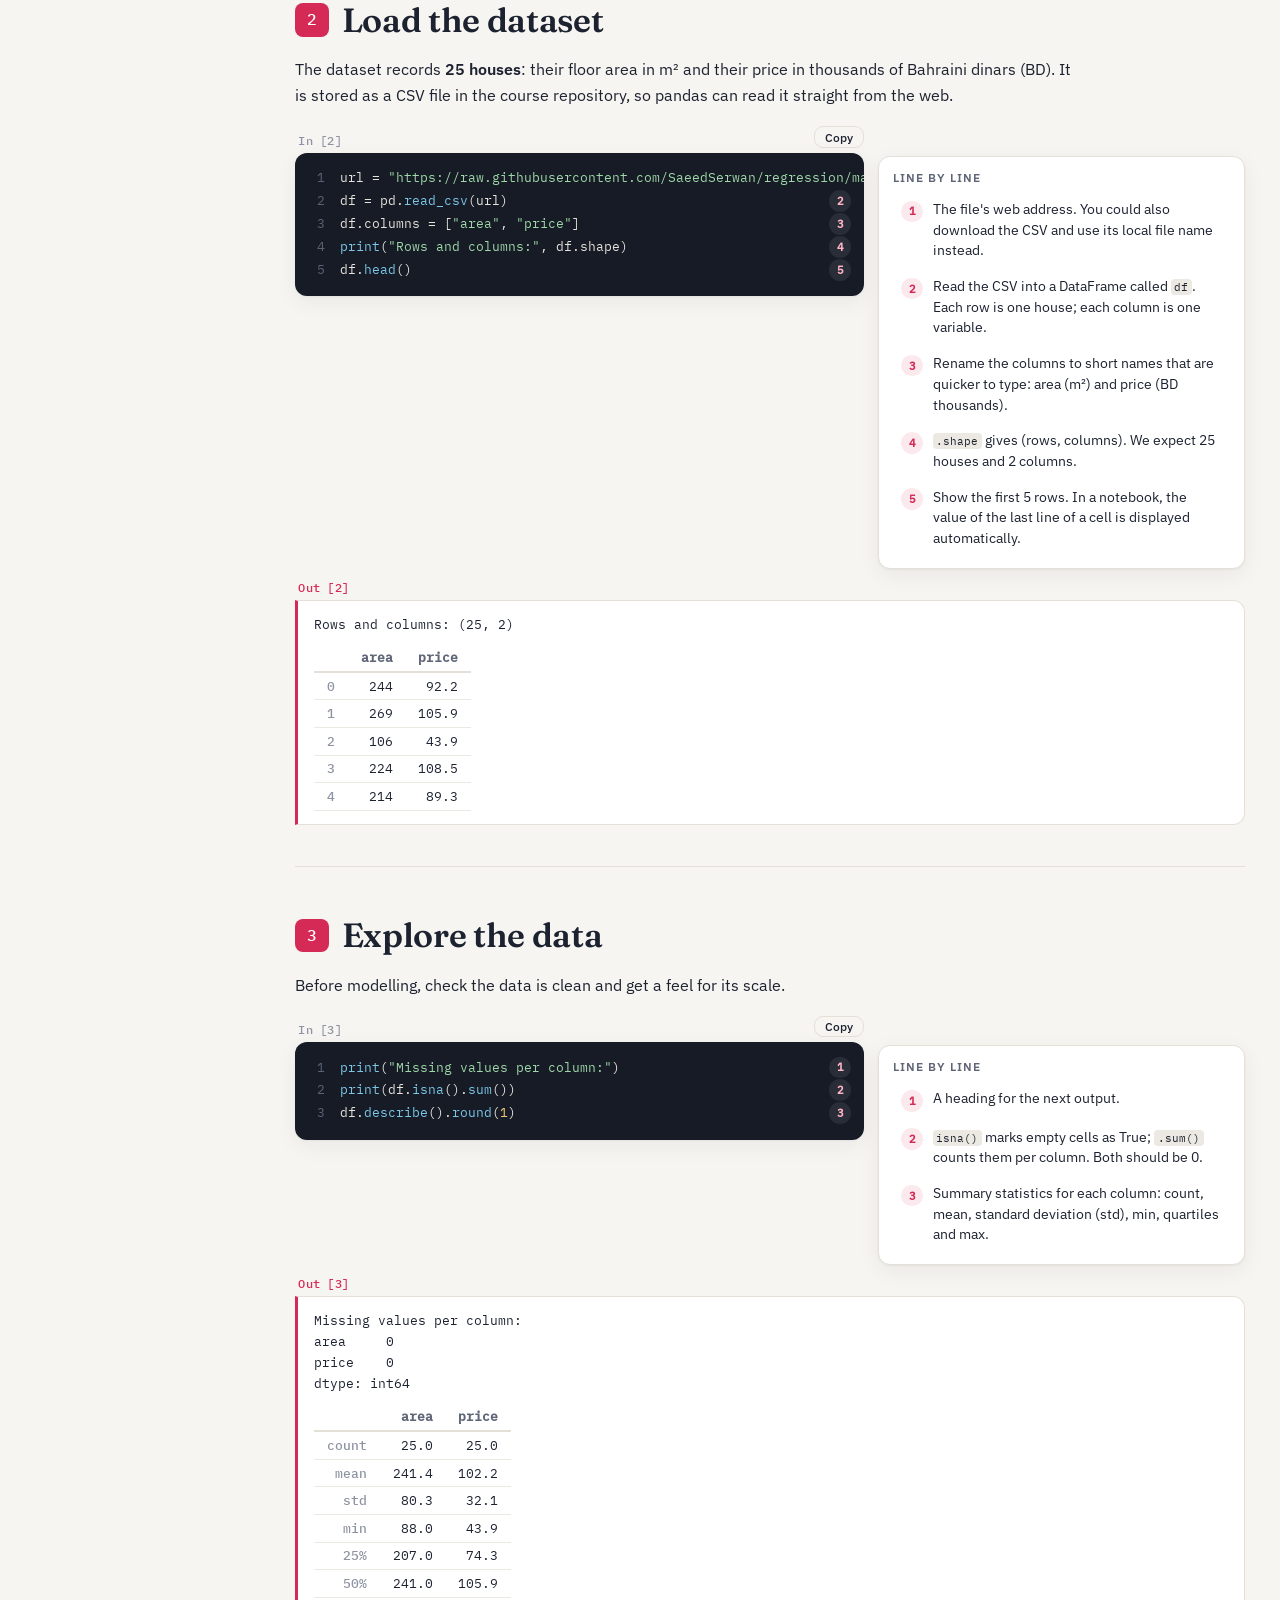
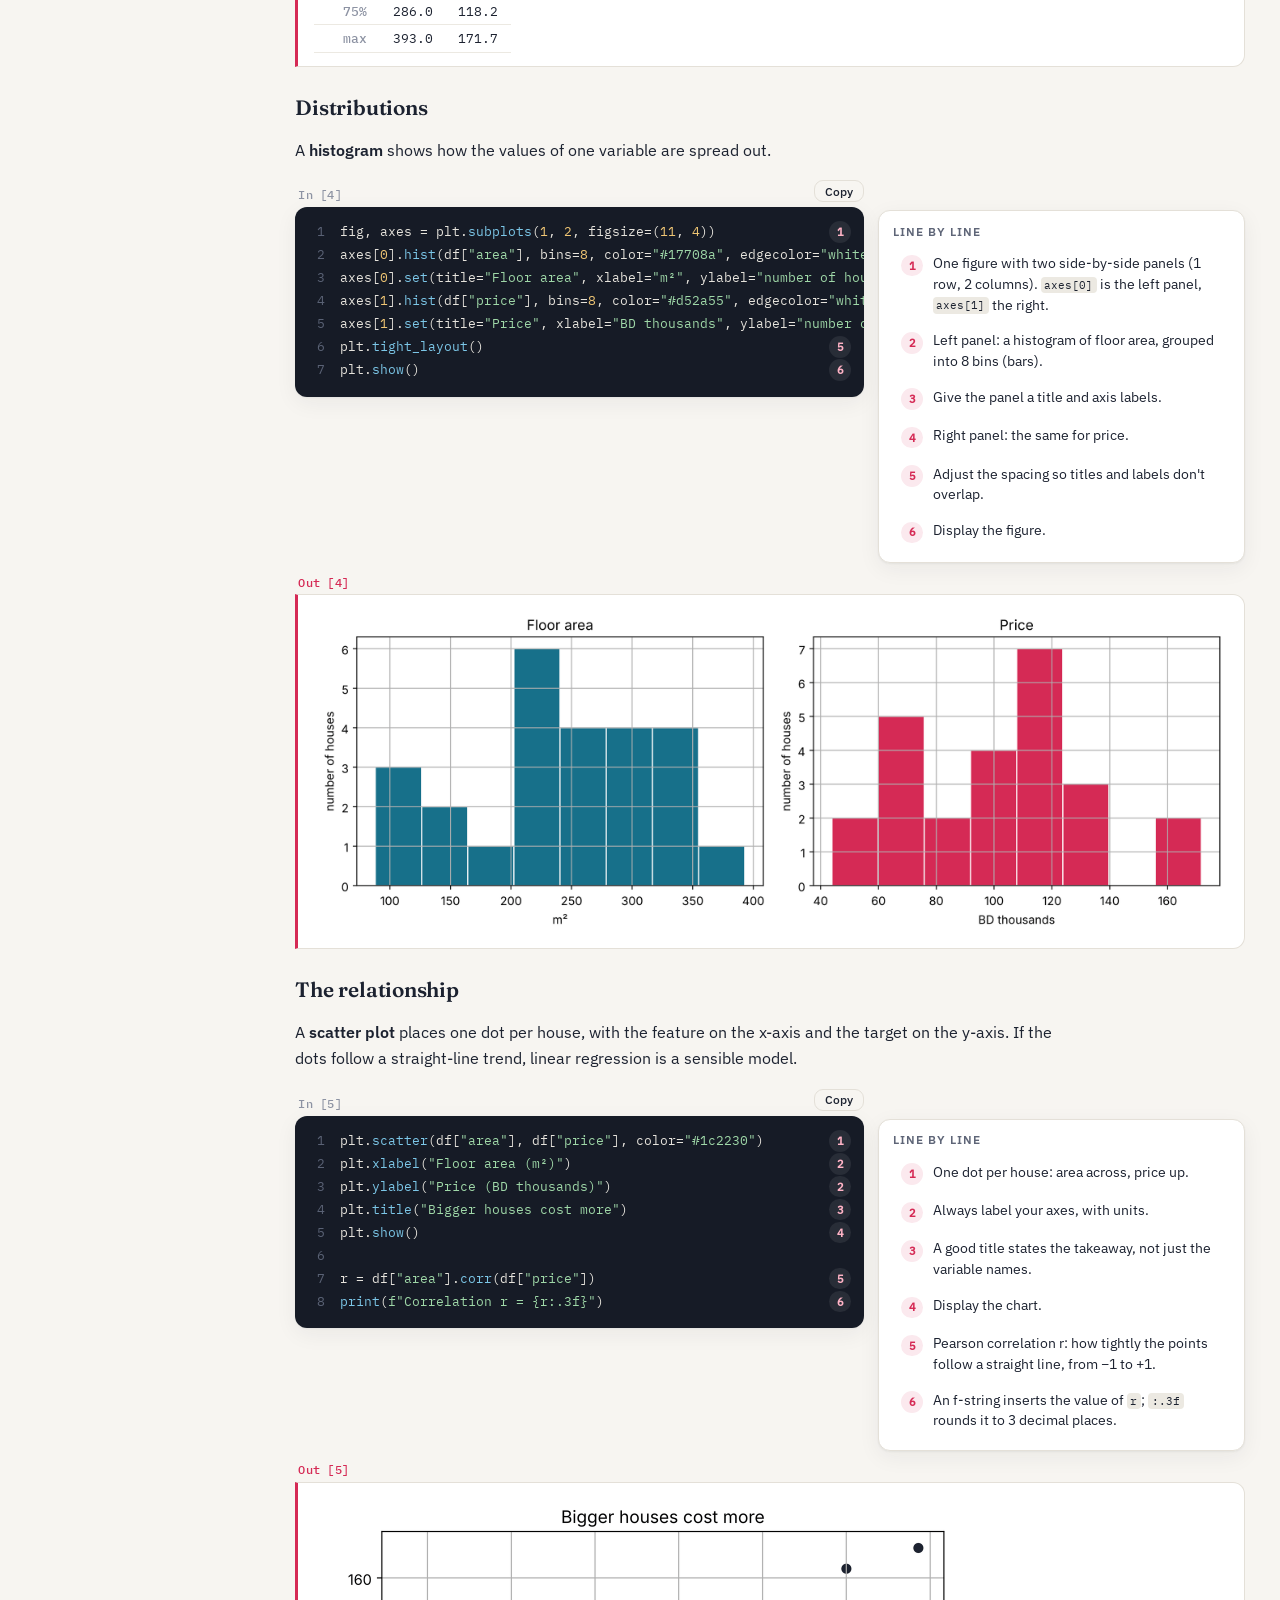
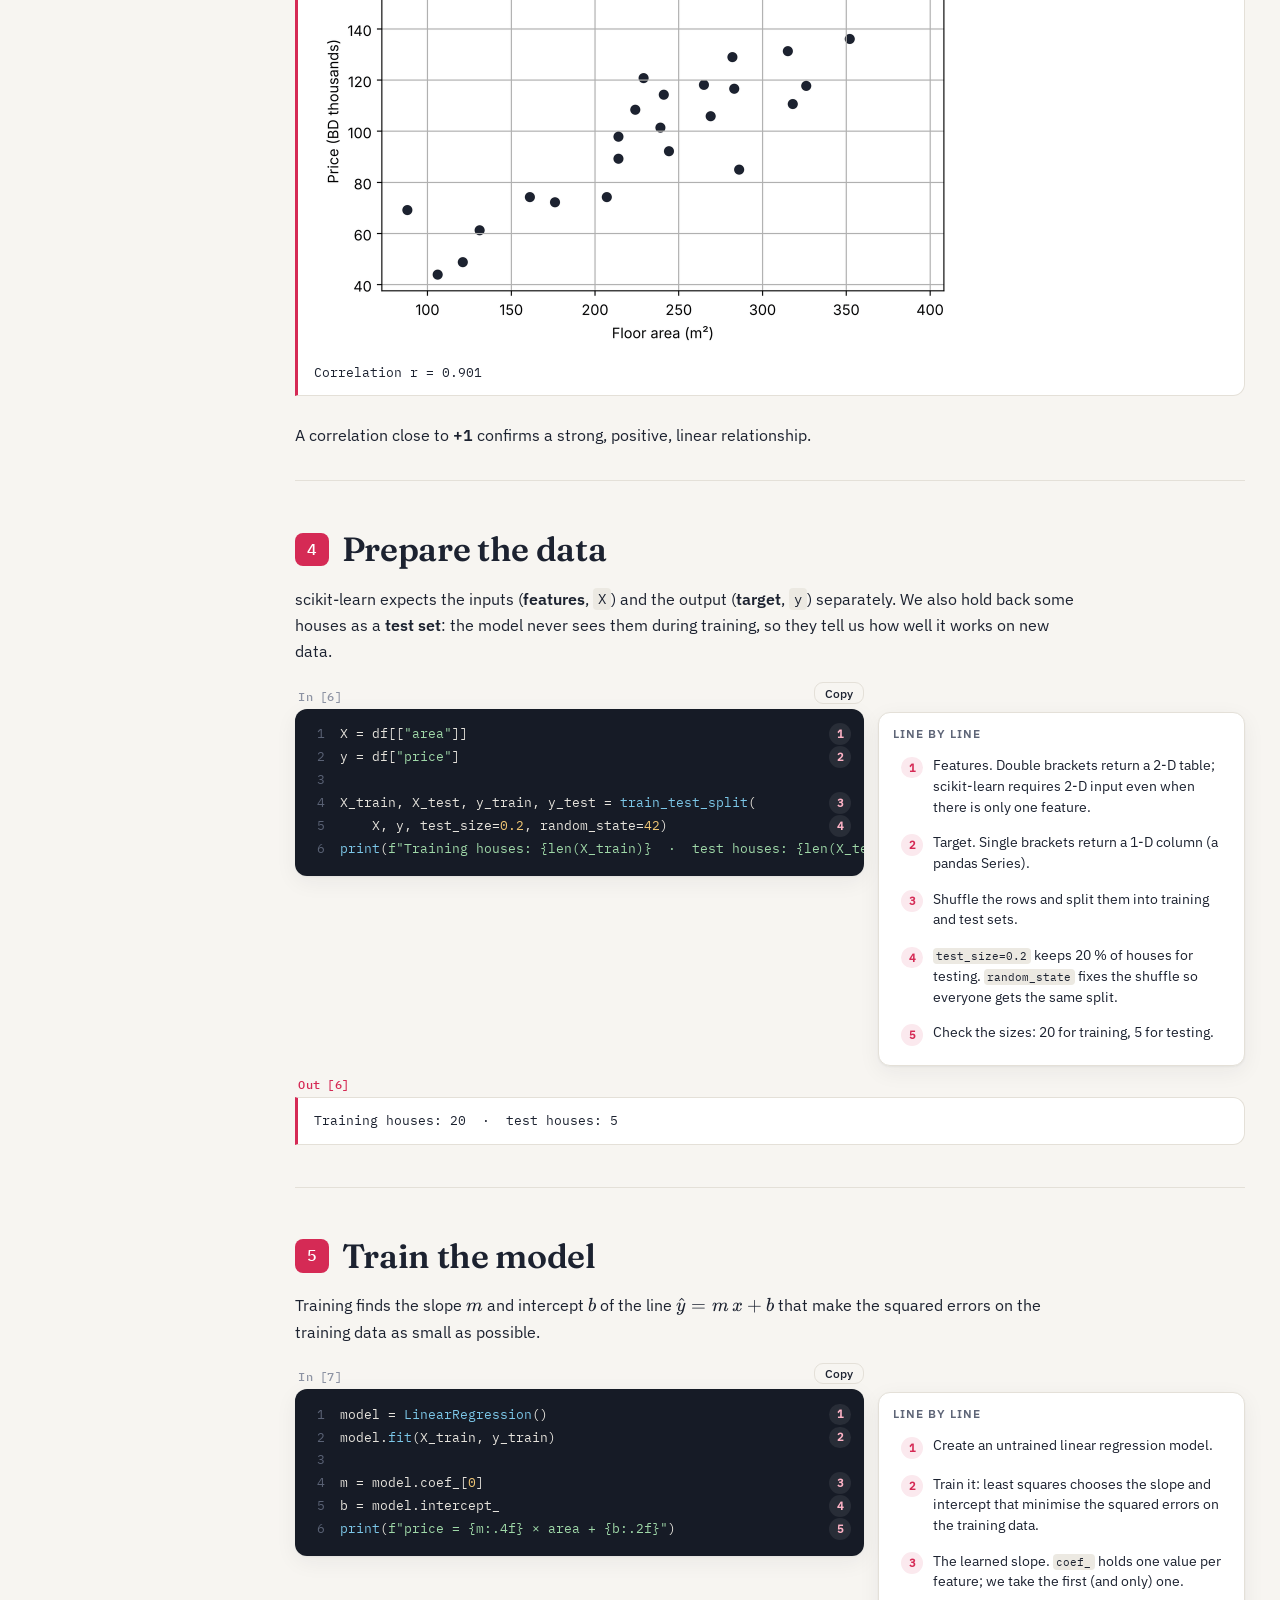
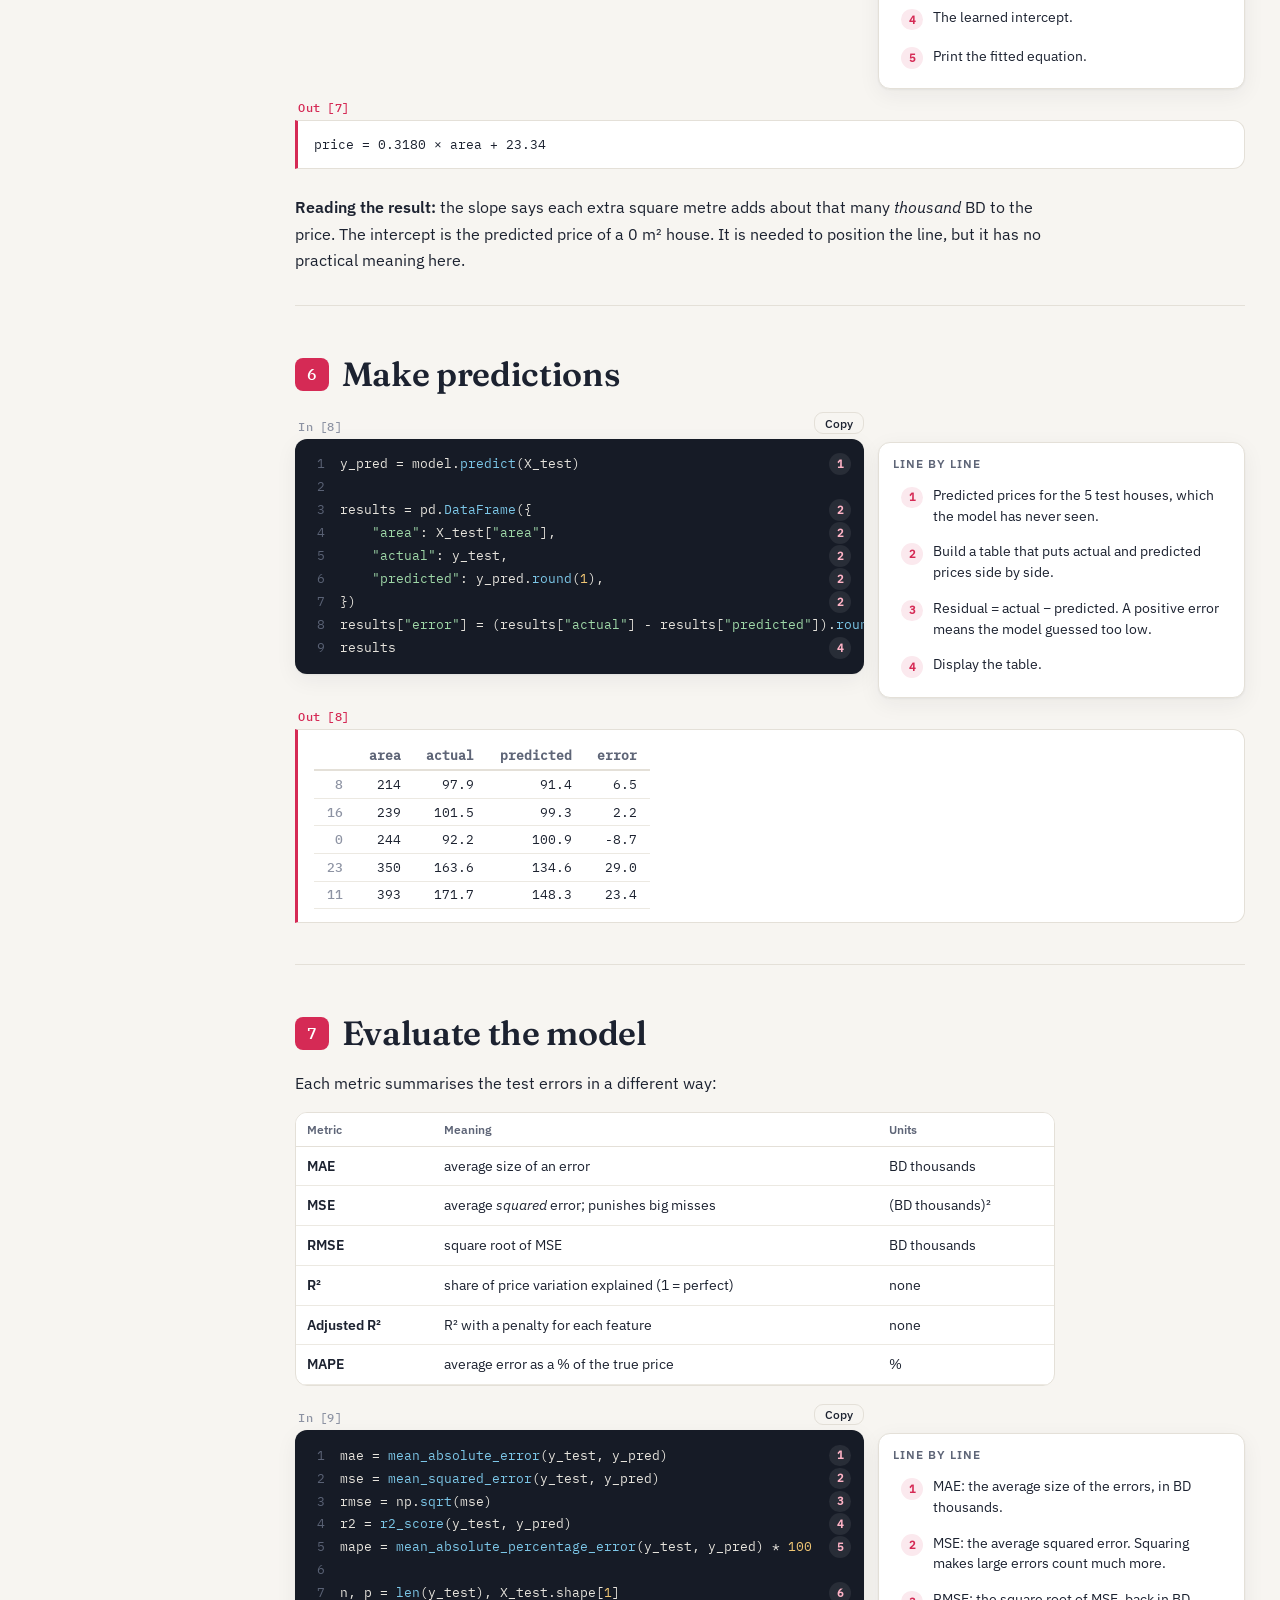
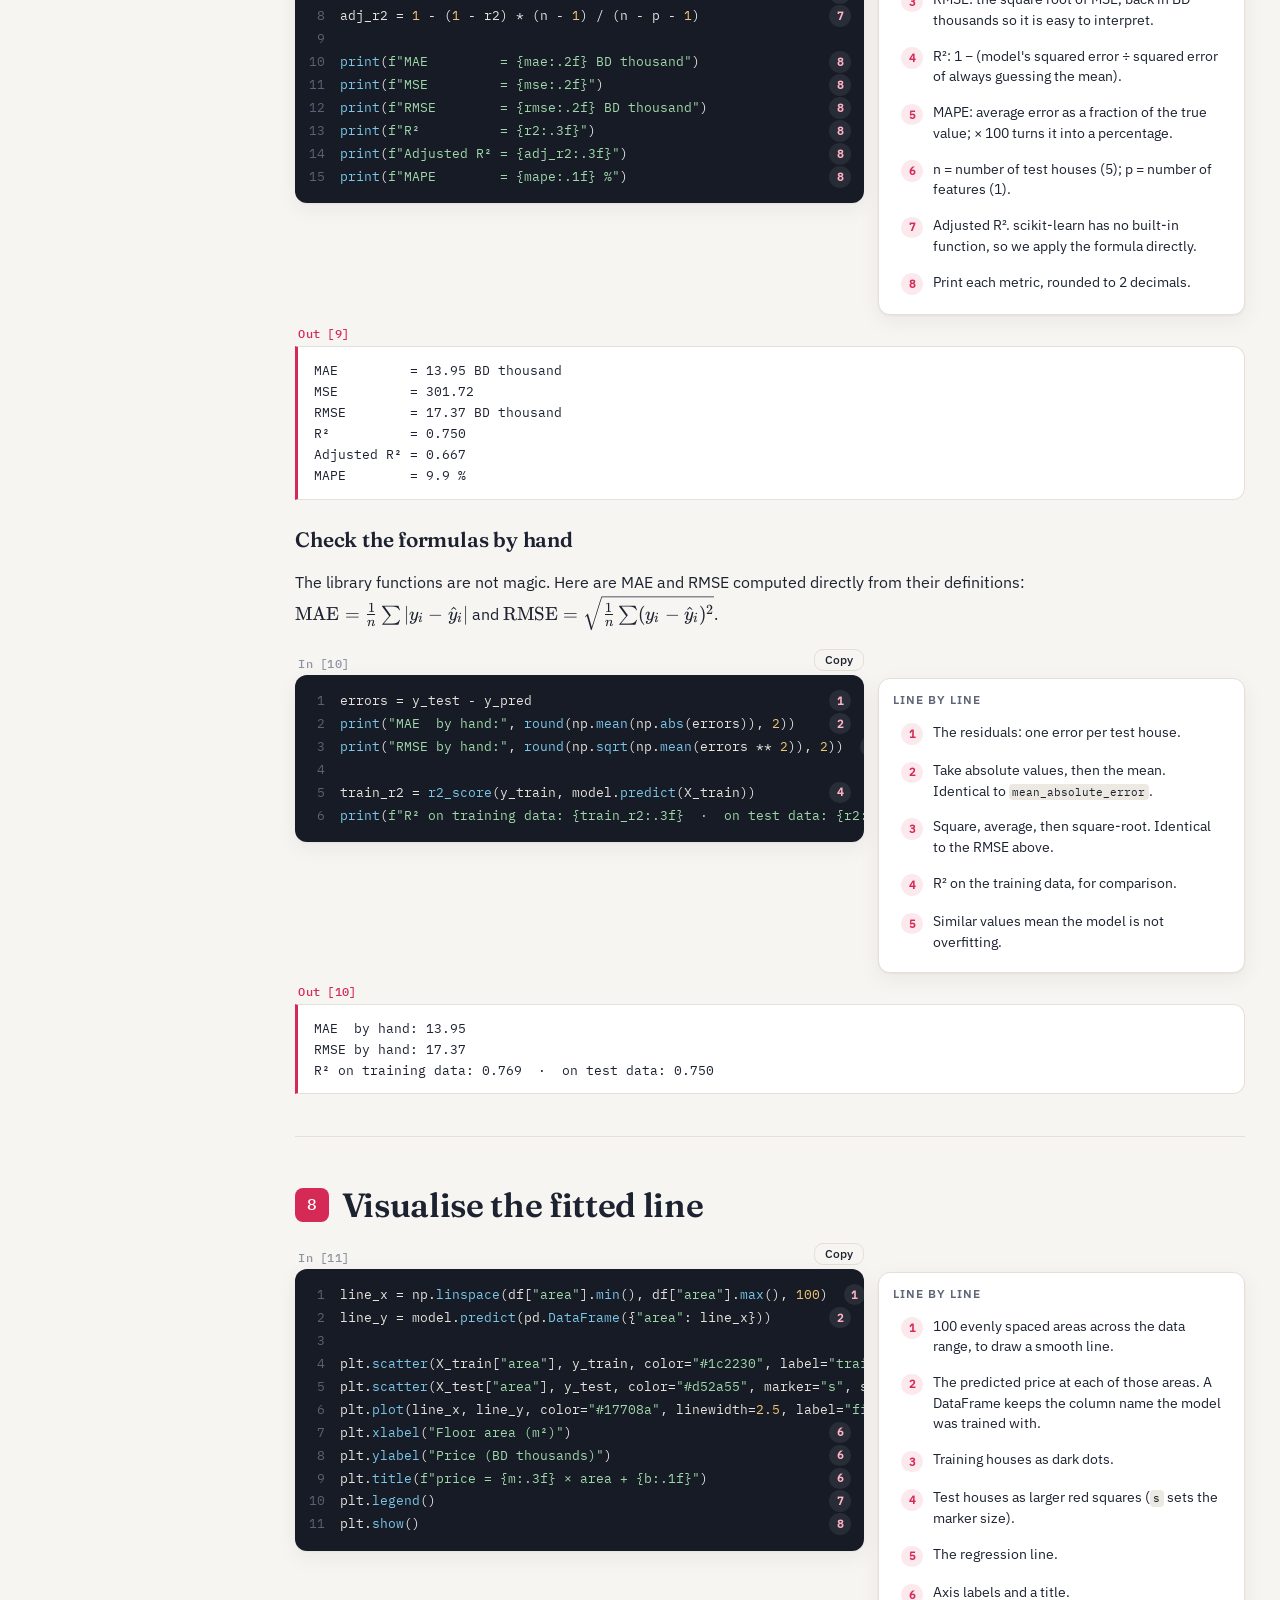
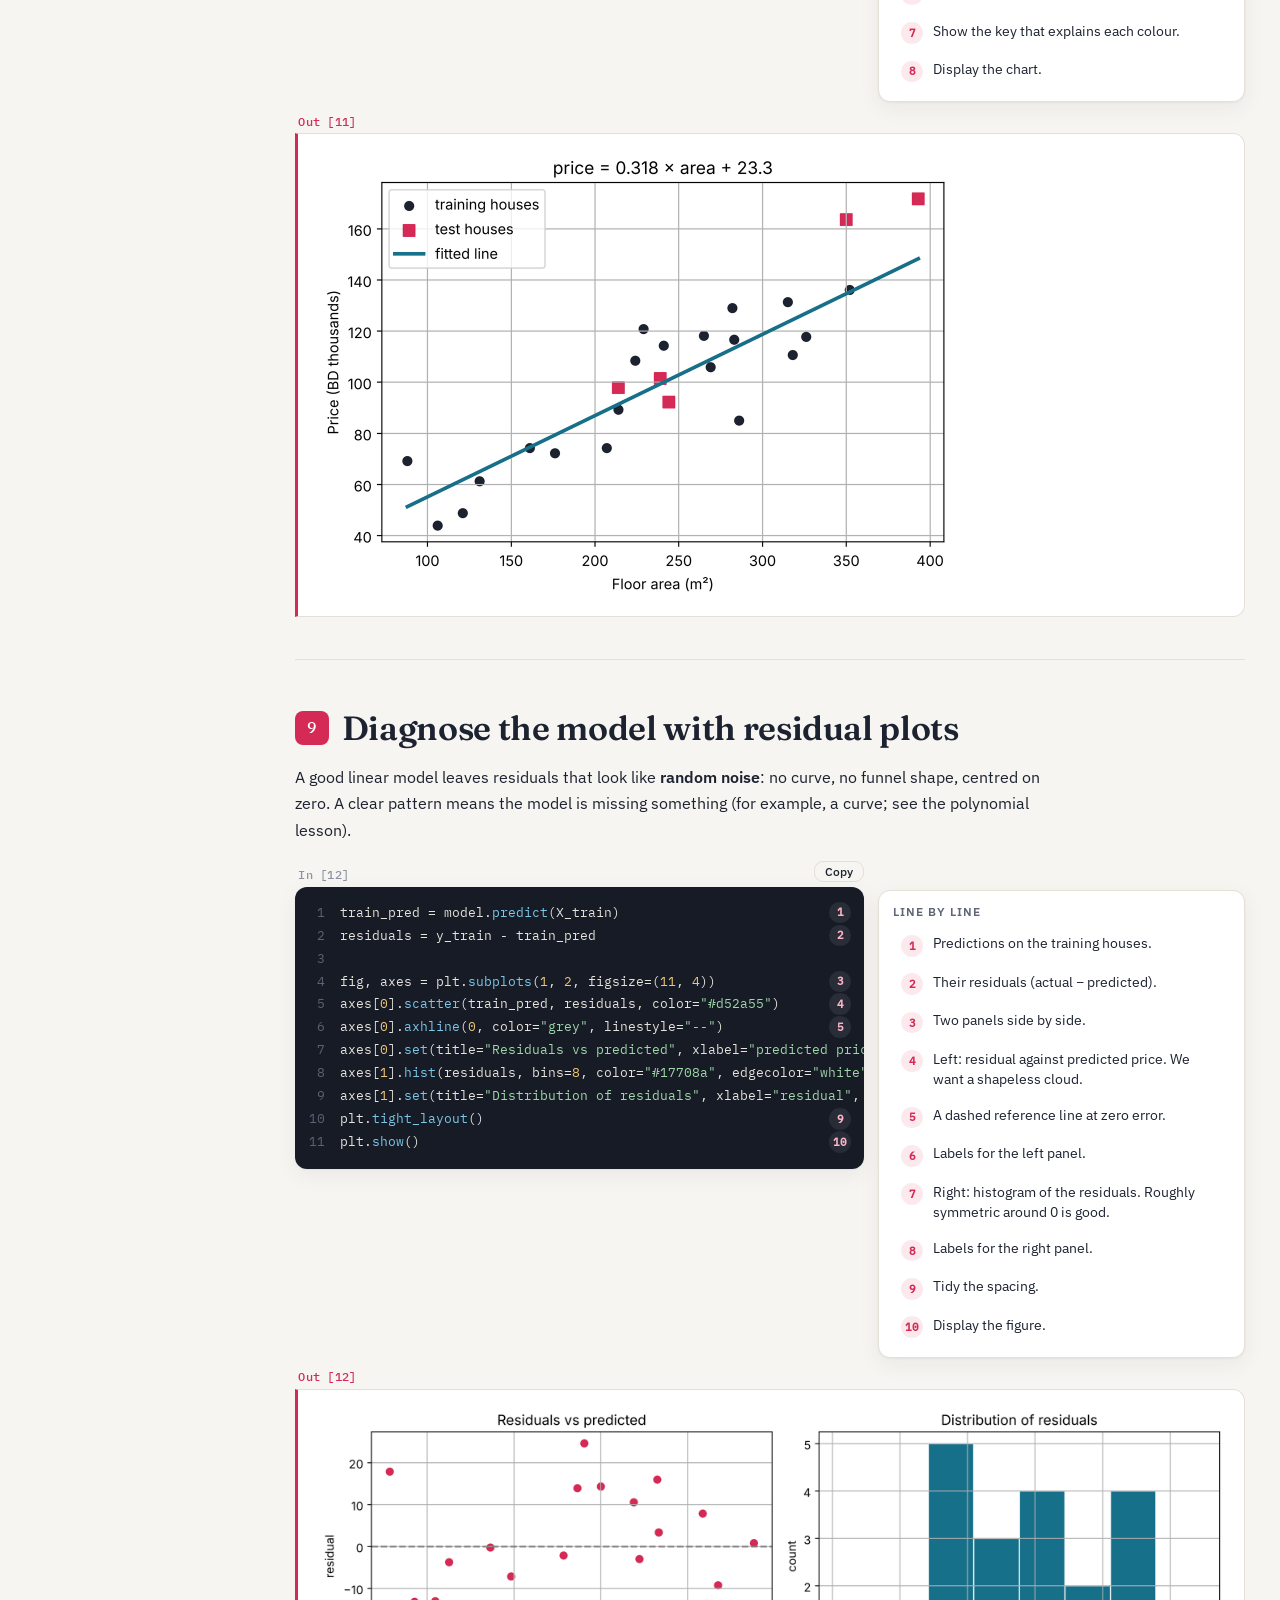
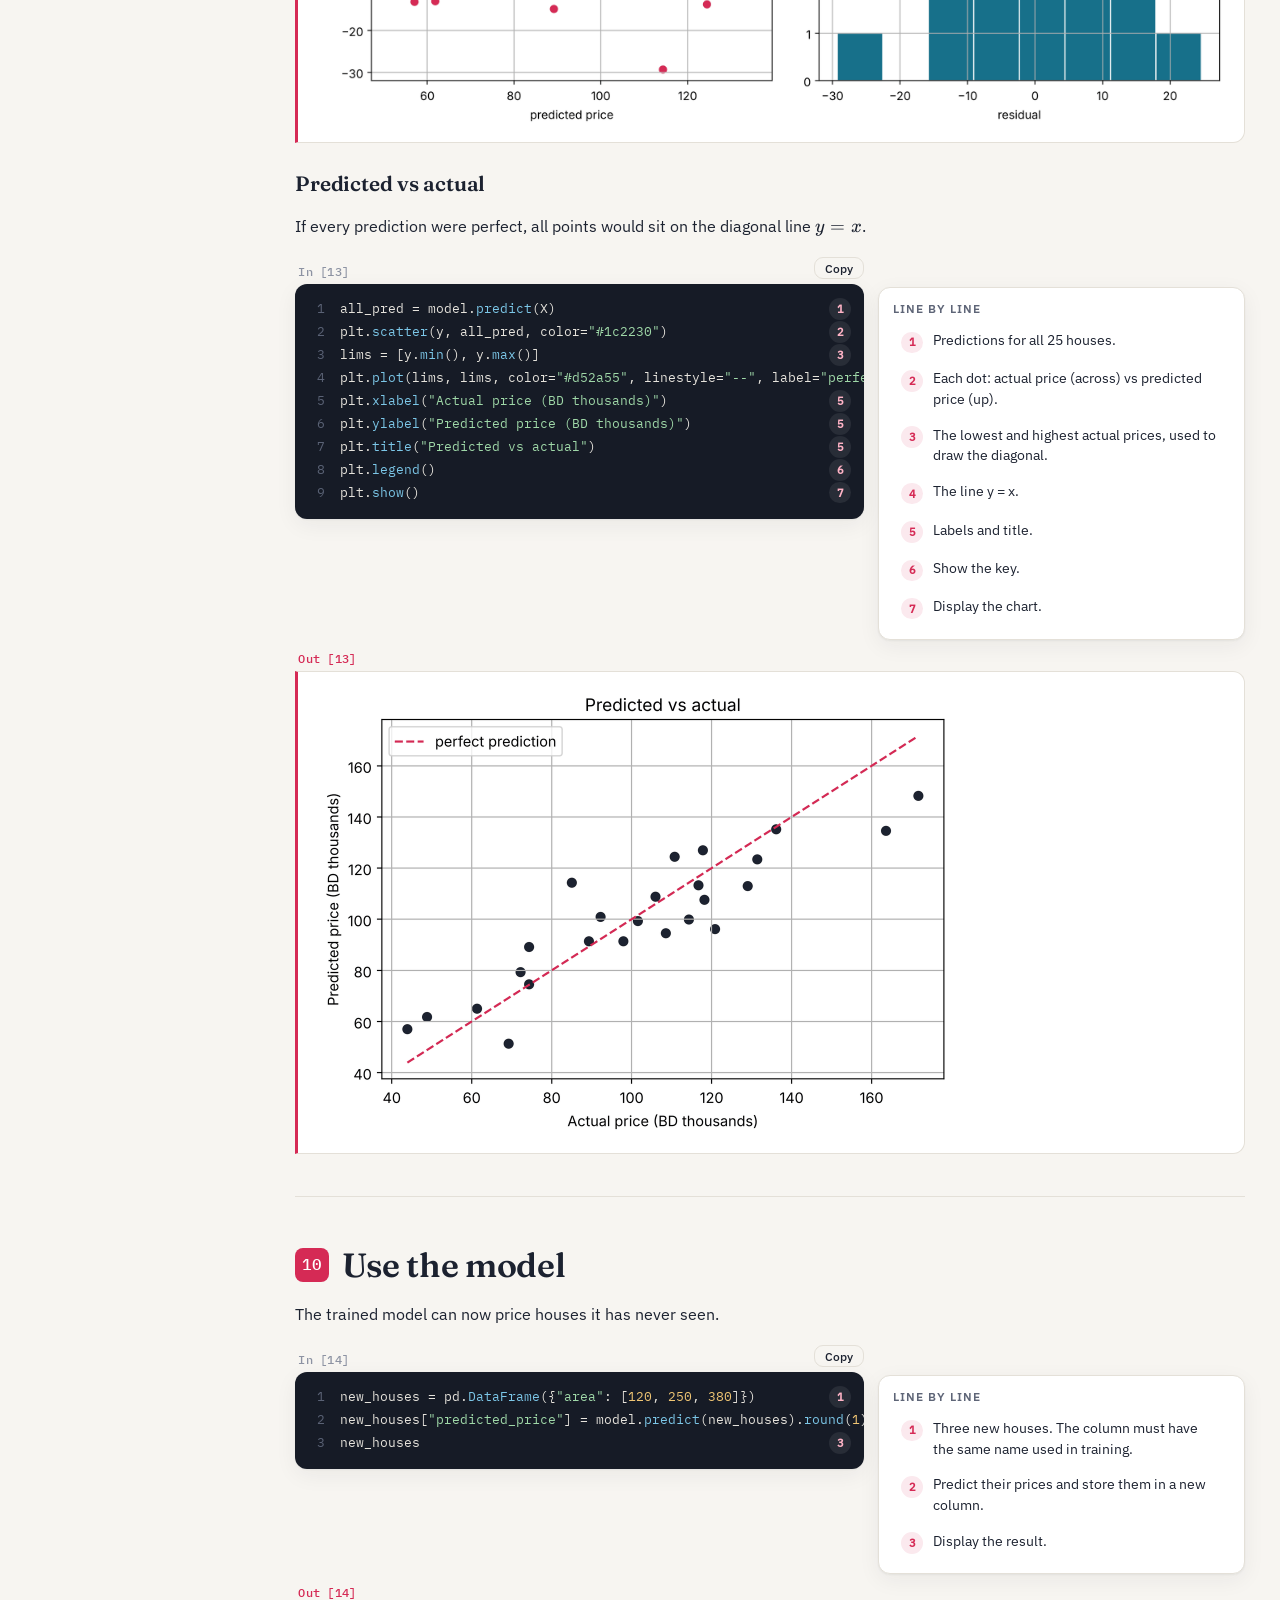
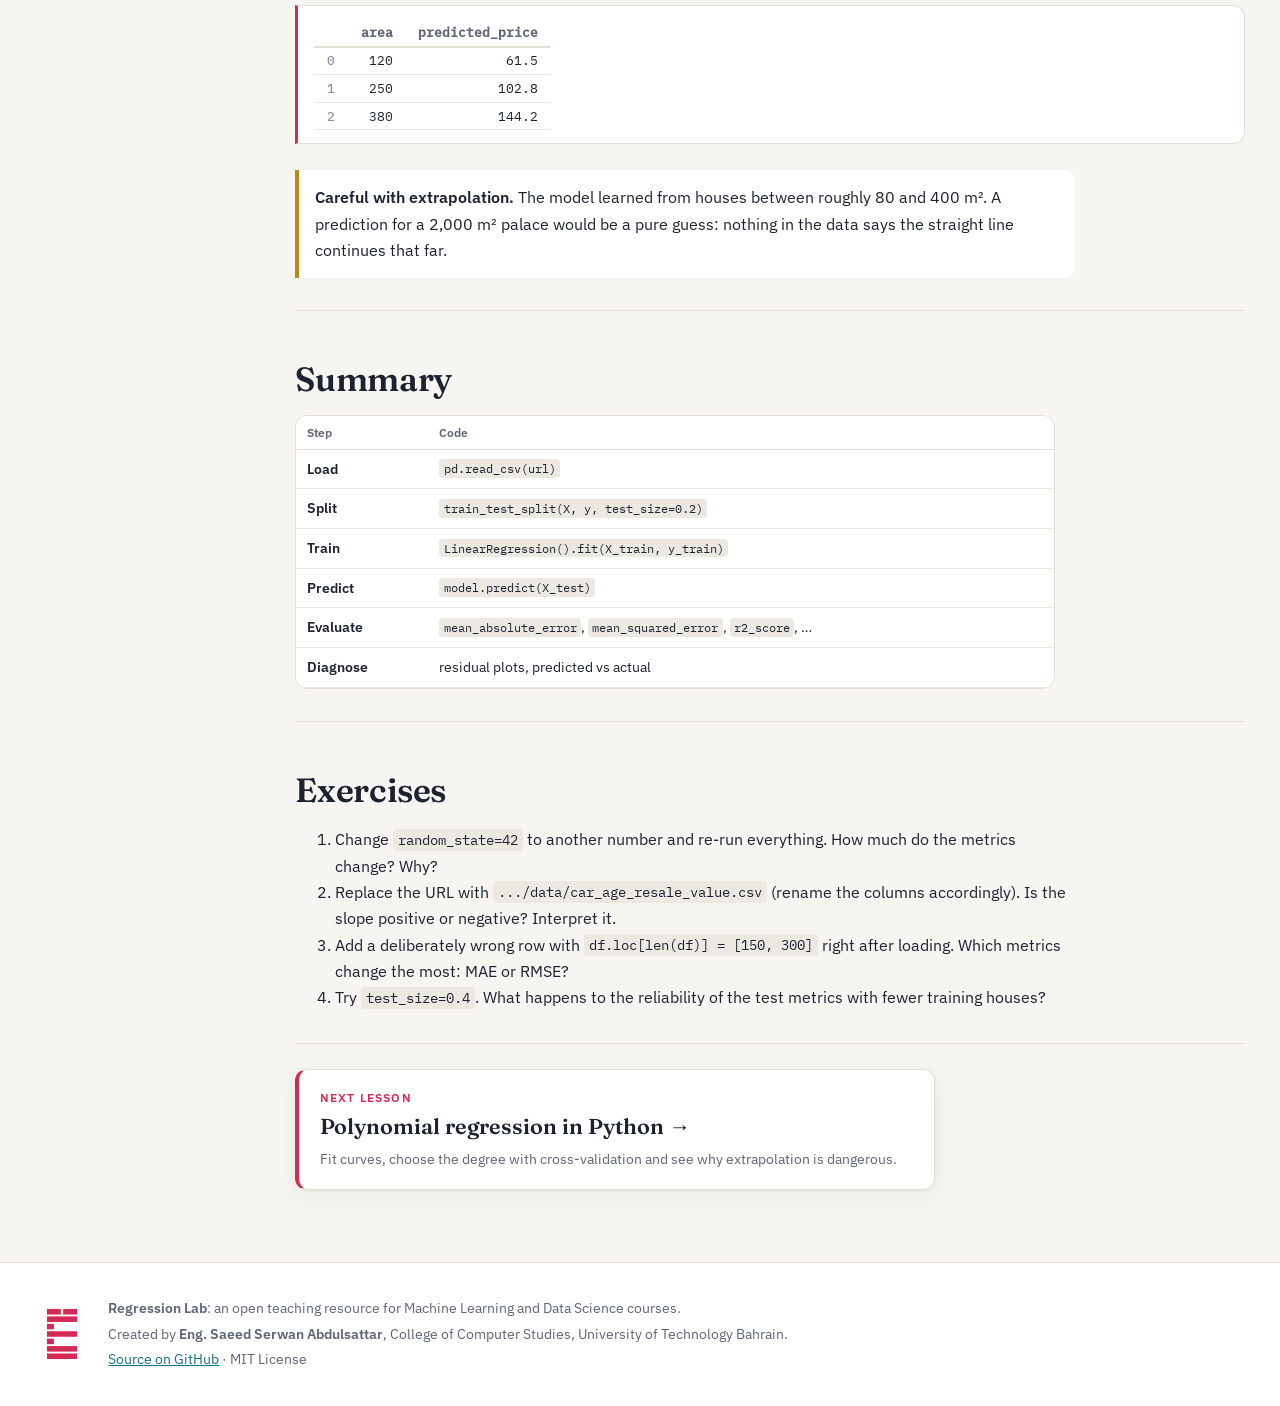
<file: code-linear.html>
<!DOCTYPE html>
<html lang="en">
<head>
  <meta charset="utf-8">
  <meta name="viewport" content="width=device-width, initial-scale=1">
  <title>Linear Regression in Python, Line by Line · Regression Lab</title>
  <meta name="description" content="A complete, runnable notebook that takes a real-style dataset from a CSV file to a trained, evaluated and visualised linear regression model. Every line of code is explained: hover over (or tap) a line to see what it does.">
  <meta name="author" content="Eng. Saeed Serwan Abdulsattar">
  <meta property="og:title" content="Linear regression in Python, line by line · Regression Lab">
  <meta property="og:image" content="assets/img/favicon-512.png">
  <meta name="theme-color" content="#d52a55">
  <link rel="icon" type="image/svg+xml" href="assets/img/utb-logo.svg">
  <link rel="icon" type="image/png" sizes="32x32" href="assets/img/favicon-32.png">
  <link rel="apple-touch-icon" href="assets/img/favicon-180.png">
  <link rel="stylesheet" href="assets/vendor/katex/katex.min.css">
  <link rel="stylesheet" href="assets/css/style.css">
</head>
<body class="walkthrough">
<!-- Generated by tools/build_walkthroughs.py from tools/walkthrough_content.py. Edit those, not this file. -->

<header class="site-header">
  <a class="brand" href="index.html">
    <img class="brand-logo" src="assets/img/utb-logo.svg" alt="University of Technology Bahrain logo" onerror="this.remove()">
    <div class="brand-text">
      <span class="brand-title">Regression Lab</span>
      <span class="brand-sub">College of Computer Studies · University of Technology Bahrain</span>
    </div>
  </a>
  <nav class="page-tabs" aria-label="Lessons">
    <a href="index.html">Linear regression</a>
    <a href="polynomial.html">Polynomial regression</a>
    <a href="code-linear.html" class="active" aria-current="page">Linear in Python</a>
    <a href="code-polynomial.html">Polynomial in Python</a>
  </nav>
  <nav class="top-links">
    <a href="https://github.com/SaeedSerwan/regression" target="_blank" rel="noopener">GitHub</a>
  </nav>
</header>

<div class="layout">
  <aside class="toc" aria-label="Contents">
    <p class="toc-title">Notebook</p>
    <ol>
      <li><a href="#import-the-libraries">Import the libraries</a></li>
      <li><a href="#load-the-dataset">Load the dataset</a></li>
      <li><a href="#explore-the-data">Explore the data</a></li>
      <li><a href="#prepare-the-data">Prepare the data</a></li>
      <li><a href="#train-the-model">Train the model</a></li>
      <li><a href="#make-predictions">Make predictions</a></li>
      <li><a href="#evaluate-the-model">Evaluate the model</a></li>
      <li><a href="#visualise-the-fitted-line">Visualise the fitted line</a></li>
      <li><a href="#diagnose-the-model-with-residual-plots">Diagnose the model with residual plots</a></li>
      <li><a href="#use-the-model">Use the model</a></li>
      <li><a href="#summary">Summary</a></li>
      <li><a href="#exercises">Exercises</a></li>
    </ol>
  </aside>

  <main>
    <section class="hero">
      <p class="eyebrow">Lesson 3 · Linear regression in Python</p>
      <h1>Linear regression in Python, <em>line by line</em>.</h1>
      <p class="lead">A complete, runnable notebook that takes a real-style dataset from a CSV file to a trained, evaluated and visualised linear regression model. Every line of code is explained: hover over (or tap) a line to see what it does.</p>
      <div class="nb-actions">
        <a class="btn" href="https://colab.research.google.com/github/SaeedSerwan/regression/blob/main/notebooks/walkthrough_linear_regression.ipynb" target="_blank" rel="noopener">Open in Google Colab</a>
        <a class="btn ghost" href="notebooks/walkthrough_linear_regression.ipynb" download>Download notebook (.ipynb)</a>
        <a class="btn ghost" href="data/house_size_price.csv" download>Download dataset (.csv)</a>
        <button class="btn ghost" id="copy-all">Copy all code</button>
      </div>
      <div class="learn-grid">
        <div><span class="num">01</span>Load and inspect a dataset with pandas</div>
        <div><span class="num">02</span>Visualise distributions and relationships with Matplotlib</div>
        <div><span class="num">03</span>Split data, train a model and read its coefficients</div>
        <div><span class="num">04</span>Compute MAE, MSE, RMSE, R², adjusted R² and MAPE</div>
        <div><span class="num">05</span>Diagnose the model with residual and predicted-vs-actual plots</div>
      </div>
      <p class="nb-howto"><span class="mk">1</span> Hover over or tap any numbered line of code to highlight its explanation. Every output and chart below was produced by running this exact notebook.</p>
    </section>
<section id="import-the-libraries" class="chapter">
<h2><span class="chap">1</span>Import the libraries</h2>
<div class="nb-md"><p>Every Python data-science project starts by importing the tools it needs. We use four libraries:
<strong>NumPy</strong> for maths, <strong>pandas</strong> for tables, <strong>Matplotlib</strong> for charts and <strong>scikit-learn</strong> for machine learning.</p></div>

<div class="nb-cell">
  <div class="nb-io">
    <div class="nb-in">
      <div class="nb-in-head"><span class="prompt">In [1]</span><button class="btn small ghost nb-copy" data-code="%config InlineBackend.figure_format = &quot;retina&quot;
import numpy as np
import pandas as pd
import matplotlib.pyplot as plt
from sklearn.model_selection import train_test_split
from sklearn.linear_model import LinearRegression
from sklearn.metrics import mean_absolute_error, mean_squared_error
from sklearn.metrics import r2_score, mean_absolute_percentage_error

plt.rcParams[&quot;figure.figsize&quot;] = (7, 4.5)
plt.rcParams[&quot;axes.grid&quot;] = True">Copy</button></div>
      <div class="nb-code">
        <ol class="code-lines"><li data-note="1" tabindex="0"><span class="code"><span class="k">%config</span> InlineBackend.figure_format = <span class="s">&quot;retina&quot;</span></span><span class="mk">1</span></li><li data-note="2" tabindex="0"><span class="code"><span class="k">import</span> numpy <span class="k">as</span> np</span><span class="mk">2</span></li><li data-note="3" tabindex="0"><span class="code"><span class="k">import</span> pandas <span class="k">as</span> pd</span><span class="mk">3</span></li><li data-note="4" tabindex="0"><span class="code"><span class="k">import</span> matplotlib.pyplot <span class="k">as</span> plt</span><span class="mk">4</span></li><li data-note="5" tabindex="0"><span class="code"><span class="k">from</span> sklearn.model_selection <span class="k">import</span> train_test_split</span><span class="mk">5</span></li><li data-note="6" tabindex="0"><span class="code"><span class="k">from</span> sklearn.linear_model <span class="k">import</span> LinearRegression</span><span class="mk">6</span></li><li data-note="7" tabindex="0"><span class="code"><span class="k">from</span> sklearn.metrics <span class="k">import</span> mean_absolute_error, mean_squared_error</span><span class="mk">7</span></li><li data-note="7" tabindex="0"><span class="code"><span class="k">from</span> sklearn.metrics <span class="k">import</span> r2_score, mean_absolute_percentage_error</span><span class="mk">7</span></li><li><span class="code">&#8203;</span></li><li data-note="8" tabindex="0"><span class="code">plt.rcParams[<span class="s">&quot;figure.figsize&quot;</span>] = (<span class="n">7</span>, <span class="n">4.5</span>)</span><span class="mk">8</span></li><li data-note="9" tabindex="0"><span class="code">plt.rcParams[<span class="s">&quot;axes.grid&quot;</span>] = <span class="k">True</span></span><span class="mk">9</span></li></ol>
      </div>
    </div>
    <aside class="nb-notes"><p class="nb-notes-title">Line by line</p><ol><li data-note="1"><span class="mk">1</span><span>A Jupyter setting (not Python): draw sharper plots on high-resolution screens.</span></li><li data-note="2"><span class="mk">2</span><span>NumPy provides fast arrays and maths functions (mean, square root, …). <code>as np</code> is the standard nickname.</span></li><li data-note="3"><span class="mk">3</span><span>pandas reads the CSV file into a DataFrame: a table with named columns, like a spreadsheet.</span></li><li data-note="4"><span class="mk">4</span><span>Matplotlib&#x27;s plotting interface. Every chart in this notebook is drawn with <code>plt</code>.</span></li><li data-note="5"><span class="mk">5</span><span>A helper that randomly splits the data into a training part and a test part.</span></li><li data-note="6"><span class="mk">6</span><span>The linear regression model, fitted by ordinary least squares.</span></li><li data-note="7"><span class="mk">7</span><span>Ready-made functions for the evaluation metrics.</span></li><li data-note="8"><span class="mk">8</span><span>Default figure size (width, height) in inches for every chart we draw.</span></li><li data-note="9"><span class="mk">9</span><span>Add light grid lines to all charts so values are easier to read.</span></li></ol></aside>
  </div>
  
</div>
</section>
<section id="load-the-dataset" class="chapter">
<h2><span class="chap">2</span>Load the dataset</h2>
<div class="nb-md"><p>The dataset records <strong>25 houses</strong>: their floor area in m² and their price in thousands of Bahraini dinars (BD).
It is stored as a CSV file in the course repository, so pandas can read it straight from the web.</p></div>

<div class="nb-cell">
  <div class="nb-io">
    <div class="nb-in">
      <div class="nb-in-head"><span class="prompt">In [2]</span><button class="btn small ghost nb-copy" data-code="url = &quot;https://raw.githubusercontent.com/SaeedSerwan/regression/main/data/house_size_price.csv&quot;
df = pd.read_csv(url)
df.columns = [&quot;area&quot;, &quot;price&quot;]
print(&quot;Rows and columns:&quot;, df.shape)
df.head()">Copy</button></div>
      <div class="nb-code">
        <ol class="code-lines"><li data-note="1" tabindex="0"><span class="code">url = <span class="s">&quot;https://raw.githubusercontent.com/SaeedSerwan/regression/main/data/house_size_price.csv&quot;</span></span><span class="mk">1</span></li><li data-note="2" tabindex="0"><span class="code">df = pd.<span class="f">read_csv</span>(url)</span><span class="mk">2</span></li><li data-note="3" tabindex="0"><span class="code">df.columns = [<span class="s">&quot;area&quot;</span>, <span class="s">&quot;price&quot;</span>]</span><span class="mk">3</span></li><li data-note="4" tabindex="0"><span class="code"><span class="f">print</span>(<span class="s">&quot;Rows and columns:&quot;</span>, df.shape)</span><span class="mk">4</span></li><li data-note="5" tabindex="0"><span class="code">df.<span class="f">head</span>()</span><span class="mk">5</span></li></ol>
      </div>
    </div>
    <aside class="nb-notes"><p class="nb-notes-title">Line by line</p><ol><li data-note="1"><span class="mk">1</span><span>The file&#x27;s web address. You could also download the CSV and use its local file name instead.</span></li><li data-note="2"><span class="mk">2</span><span>Read the CSV into a DataFrame called <code>df</code>. Each row is one house; each column is one variable.</span></li><li data-note="3"><span class="mk">3</span><span>Rename the columns to short names that are quicker to type: area (m²) and price (BD thousands).</span></li><li data-note="4"><span class="mk">4</span><span><code>.shape</code> gives (rows, columns). We expect 25 houses and 2 columns.</span></li><li data-note="5"><span class="mk">5</span><span>Show the first 5 rows. In a notebook, the value of the last line of a cell is displayed automatically.</span></li></ol></aside>
  </div>
  <div class="nb-out"><span class="prompt out">Out [2]</span><div class="nb-out-body"><pre class="nb-stream">Rows and columns: (25, 2)</pre>
<div class="nb-html"><div>

<table class="dataframe">
  <thead>
    <tr style="text-align: right;">
      <th></th>
      <th>area</th>
      <th>price</th>
    </tr>
  </thead>
  <tbody>
    <tr>
      <th>0</th>
      <td>244</td>
      <td>92.2</td>
    </tr>
    <tr>
      <th>1</th>
      <td>269</td>
      <td>105.9</td>
    </tr>
    <tr>
      <th>2</th>
      <td>106</td>
      <td>43.9</td>
    </tr>
    <tr>
      <th>3</th>
      <td>224</td>
      <td>108.5</td>
    </tr>
    <tr>
      <th>4</th>
      <td>214</td>
      <td>89.3</td>
    </tr>
  </tbody>
</table>
</div></div></div></div>
</div>
</section>
<section id="explore-the-data" class="chapter">
<h2><span class="chap">3</span>Explore the data</h2>
<div class="nb-md"><p>Before modelling, check the data is clean and get a feel for its scale.</p></div>

<div class="nb-cell">
  <div class="nb-io">
    <div class="nb-in">
      <div class="nb-in-head"><span class="prompt">In [3]</span><button class="btn small ghost nb-copy" data-code="print(&quot;Missing values per column:&quot;)
print(df.isna().sum())
df.describe().round(1)">Copy</button></div>
      <div class="nb-code">
        <ol class="code-lines"><li data-note="1" tabindex="0"><span class="code"><span class="f">print</span>(<span class="s">&quot;Missing values per column:&quot;</span>)</span><span class="mk">1</span></li><li data-note="2" tabindex="0"><span class="code"><span class="f">print</span>(df.<span class="f">isna</span>().<span class="f">sum</span>())</span><span class="mk">2</span></li><li data-note="3" tabindex="0"><span class="code">df.<span class="f">describe</span>().<span class="f">round</span>(<span class="n">1</span>)</span><span class="mk">3</span></li></ol>
      </div>
    </div>
    <aside class="nb-notes"><p class="nb-notes-title">Line by line</p><ol><li data-note="1"><span class="mk">1</span><span>A heading for the next output.</span></li><li data-note="2"><span class="mk">2</span><span><code>isna()</code> marks empty cells as True; <code>.sum()</code> counts them per column. Both should be 0.</span></li><li data-note="3"><span class="mk">3</span><span>Summary statistics for each column: count, mean, standard deviation (std), min, quartiles and max.</span></li></ol></aside>
  </div>
  <div class="nb-out"><span class="prompt out">Out [3]</span><div class="nb-out-body"><pre class="nb-stream">Missing values per column:
area     0
price    0
dtype: int64</pre>
<div class="nb-html"><div>

<table class="dataframe">
  <thead>
    <tr style="text-align: right;">
      <th></th>
      <th>area</th>
      <th>price</th>
    </tr>
  </thead>
  <tbody>
    <tr>
      <th>count</th>
      <td>25.0</td>
      <td>25.0</td>
    </tr>
    <tr>
      <th>mean</th>
      <td>241.4</td>
      <td>102.2</td>
    </tr>
    <tr>
      <th>std</th>
      <td>80.3</td>
      <td>32.1</td>
    </tr>
    <tr>
      <th>min</th>
      <td>88.0</td>
      <td>43.9</td>
    </tr>
    <tr>
      <th>25%</th>
      <td>207.0</td>
      <td>74.3</td>
    </tr>
    <tr>
      <th>50%</th>
      <td>241.0</td>
      <td>105.9</td>
    </tr>
    <tr>
      <th>75%</th>
      <td>286.0</td>
      <td>118.2</td>
    </tr>
    <tr>
      <th>max</th>
      <td>393.0</td>
      <td>171.7</td>
    </tr>
  </tbody>
</table>
</div></div></div></div>
</div>
<div class="nb-md"><h3>Distributions</h3>
<p>A <strong>histogram</strong> shows how the values of one variable are spread out.</p></div>

<div class="nb-cell">
  <div class="nb-io">
    <div class="nb-in">
      <div class="nb-in-head"><span class="prompt">In [4]</span><button class="btn small ghost nb-copy" data-code="fig, axes = plt.subplots(1, 2, figsize=(11, 4))
axes[0].hist(df[&quot;area&quot;], bins=8, color=&quot;#17708a&quot;, edgecolor=&quot;white&quot;)
axes[0].set(title=&quot;Floor area&quot;, xlabel=&quot;m²&quot;, ylabel=&quot;number of houses&quot;)
axes[1].hist(df[&quot;price&quot;], bins=8, color=&quot;#d52a55&quot;, edgecolor=&quot;white&quot;)
axes[1].set(title=&quot;Price&quot;, xlabel=&quot;BD thousands&quot;, ylabel=&quot;number of houses&quot;)
plt.tight_layout()
plt.show()">Copy</button></div>
      <div class="nb-code">
        <ol class="code-lines"><li data-note="1" tabindex="0"><span class="code">fig, axes = plt.<span class="f">subplots</span>(<span class="n">1</span>, <span class="n">2</span>, figsize=(<span class="n">11</span>, <span class="n">4</span>))</span><span class="mk">1</span></li><li data-note="2" tabindex="0"><span class="code">axes[<span class="n">0</span>].<span class="f">hist</span>(df[<span class="s">&quot;area&quot;</span>], bins=<span class="n">8</span>, color=<span class="s">&quot;#17708a&quot;</span>, edgecolor=<span class="s">&quot;white&quot;</span>)</span><span class="mk">2</span></li><li data-note="3" tabindex="0"><span class="code">axes[<span class="n">0</span>].<span class="f">set</span>(title=<span class="s">&quot;Floor area&quot;</span>, xlabel=<span class="s">&quot;m²&quot;</span>, ylabel=<span class="s">&quot;number of houses&quot;</span>)</span><span class="mk">3</span></li><li data-note="4" tabindex="0"><span class="code">axes[<span class="n">1</span>].<span class="f">hist</span>(df[<span class="s">&quot;price&quot;</span>], bins=<span class="n">8</span>, color=<span class="s">&quot;#d52a55&quot;</span>, edgecolor=<span class="s">&quot;white&quot;</span>)</span><span class="mk">4</span></li><li data-note="4" tabindex="0"><span class="code">axes[<span class="n">1</span>].<span class="f">set</span>(title=<span class="s">&quot;Price&quot;</span>, xlabel=<span class="s">&quot;BD thousands&quot;</span>, ylabel=<span class="s">&quot;number of houses&quot;</span>)</span><span class="mk">4</span></li><li data-note="5" tabindex="0"><span class="code">plt.<span class="f">tight_layout</span>()</span><span class="mk">5</span></li><li data-note="6" tabindex="0"><span class="code">plt.<span class="f">show</span>()</span><span class="mk">6</span></li></ol>
      </div>
    </div>
    <aside class="nb-notes"><p class="nb-notes-title">Line by line</p><ol><li data-note="1"><span class="mk">1</span><span>One figure with two side-by-side panels (1 row, 2 columns). <code>axes[0]</code> is the left panel, <code>axes[1]</code> the right.</span></li><li data-note="2"><span class="mk">2</span><span>Left panel: a histogram of floor area, grouped into 8 bins (bars).</span></li><li data-note="3"><span class="mk">3</span><span>Give the panel a title and axis labels.</span></li><li data-note="4"><span class="mk">4</span><span>Right panel: the same for price.</span></li><li data-note="5"><span class="mk">5</span><span>Adjust the spacing so titles and labels don&#x27;t overlap.</span></li><li data-note="6"><span class="mk">6</span><span>Display the figure.</span></li></ol></aside>
  </div>
  <div class="nb-out"><span class="prompt out">Out [4]</span><div class="nb-out-body"><img class="nb-img" src="assets/img/nb/linear-01.png" width="1129" height="404" loading="lazy" alt="Chart produced by this cell"></div></div>
</div>
<div class="nb-md"><h3>The relationship</h3>
<p>A <strong>scatter plot</strong> places one dot per house, with the feature on the x-axis and the target on the y-axis.
If the dots follow a straight-line trend, linear regression is a sensible model.</p></div>

<div class="nb-cell">
  <div class="nb-io">
    <div class="nb-in">
      <div class="nb-in-head"><span class="prompt">In [5]</span><button class="btn small ghost nb-copy" data-code="plt.scatter(df[&quot;area&quot;], df[&quot;price&quot;], color=&quot;#1c2230&quot;)
plt.xlabel(&quot;Floor area (m²)&quot;)
plt.ylabel(&quot;Price (BD thousands)&quot;)
plt.title(&quot;Bigger houses cost more&quot;)
plt.show()

r = df[&quot;area&quot;].corr(df[&quot;price&quot;])
print(f&quot;Correlation r = {r:.3f}&quot;)">Copy</button></div>
      <div class="nb-code">
        <ol class="code-lines"><li data-note="1" tabindex="0"><span class="code">plt.<span class="f">scatter</span>(df[<span class="s">&quot;area&quot;</span>], df[<span class="s">&quot;price&quot;</span>], color=<span class="s">&quot;#1c2230&quot;</span>)</span><span class="mk">1</span></li><li data-note="2" tabindex="0"><span class="code">plt.<span class="f">xlabel</span>(<span class="s">&quot;Floor area (m²)&quot;</span>)</span><span class="mk">2</span></li><li data-note="2" tabindex="0"><span class="code">plt.<span class="f">ylabel</span>(<span class="s">&quot;Price (BD thousands)&quot;</span>)</span><span class="mk">2</span></li><li data-note="3" tabindex="0"><span class="code">plt.<span class="f">title</span>(<span class="s">&quot;Bigger houses cost more&quot;</span>)</span><span class="mk">3</span></li><li data-note="4" tabindex="0"><span class="code">plt.<span class="f">show</span>()</span><span class="mk">4</span></li><li><span class="code">&#8203;</span></li><li data-note="5" tabindex="0"><span class="code">r = df[<span class="s">&quot;area&quot;</span>].<span class="f">corr</span>(df[<span class="s">&quot;price&quot;</span>])</span><span class="mk">5</span></li><li data-note="6" tabindex="0"><span class="code"><span class="f">print</span>(<span class="s">f&quot;Correlation r = {r:.3f}&quot;</span>)</span><span class="mk">6</span></li></ol>
      </div>
    </div>
    <aside class="nb-notes"><p class="nb-notes-title">Line by line</p><ol><li data-note="1"><span class="mk">1</span><span>One dot per house: area across, price up.</span></li><li data-note="2"><span class="mk">2</span><span>Always label your axes, with units.</span></li><li data-note="3"><span class="mk">3</span><span>A good title states the takeaway, not just the variable names.</span></li><li data-note="4"><span class="mk">4</span><span>Display the chart.</span></li><li data-note="5"><span class="mk">5</span><span>Pearson correlation r: how tightly the points follow a straight line, from −1 to +1.</span></li><li data-note="6"><span class="mk">6</span><span>An f-string inserts the value of <code>r</code>; <code>:.3f</code> rounds it to 3 decimal places.</span></li></ol></aside>
  </div>
  <div class="nb-out"><span class="prompt out">Out [5]</span><div class="nb-out-body"><img class="nb-img" src="assets/img/nb/linear-02.png" width="640" height="456" loading="lazy" alt="Chart produced by this cell">
<pre class="nb-stream">Correlation r = 0.901</pre></div></div>
</div>
<div class="nb-md"><p>A correlation close to <strong>+1</strong> confirms a strong, positive, linear relationship.</p></div>
</section>
<section id="prepare-the-data" class="chapter">
<h2><span class="chap">4</span>Prepare the data</h2>
<div class="nb-md"><p>scikit-learn expects the inputs (<strong>features</strong>, <code>X</code>) and the output (<strong>target</strong>, <code>y</code>) separately.
We also hold back some houses as a <strong>test set</strong>: the model never sees them during training, so they tell us how well it works on new data.</p></div>

<div class="nb-cell">
  <div class="nb-io">
    <div class="nb-in">
      <div class="nb-in-head"><span class="prompt">In [6]</span><button class="btn small ghost nb-copy" data-code="X = df[[&quot;area&quot;]]
y = df[&quot;price&quot;]

X_train, X_test, y_train, y_test = train_test_split(
    X, y, test_size=0.2, random_state=42)
print(f&quot;Training houses: {len(X_train)}  ·  test houses: {len(X_test)}&quot;)">Copy</button></div>
      <div class="nb-code">
        <ol class="code-lines"><li data-note="1" tabindex="0"><span class="code">X = df[[<span class="s">&quot;area&quot;</span>]]</span><span class="mk">1</span></li><li data-note="2" tabindex="0"><span class="code">y = df[<span class="s">&quot;price&quot;</span>]</span><span class="mk">2</span></li><li><span class="code">&#8203;</span></li><li data-note="3" tabindex="0"><span class="code">X_train, X_test, y_train, y_test = <span class="f">train_test_split</span>(</span><span class="mk">3</span></li><li data-note="4" tabindex="0"><span class="code">    X, y, test_size=<span class="n">0.2</span>, random_state=<span class="n">42</span>)</span><span class="mk">4</span></li><li data-note="5" tabindex="0"><span class="code"><span class="f">print</span>(<span class="s">f&quot;Training houses: {len(X_train)}  ·  test houses: {len(X_test)}&quot;</span>)</span><span class="mk">5</span></li></ol>
      </div>
    </div>
    <aside class="nb-notes"><p class="nb-notes-title">Line by line</p><ol><li data-note="1"><span class="mk">1</span><span>Features. Double brackets return a 2-D table; scikit-learn requires 2-D input even when there is only one feature.</span></li><li data-note="2"><span class="mk">2</span><span>Target. Single brackets return a 1-D column (a pandas Series).</span></li><li data-note="3"><span class="mk">3</span><span>Shuffle the rows and split them into training and test sets.</span></li><li data-note="4"><span class="mk">4</span><span><code>test_size=0.2</code> keeps 20 % of houses for testing. <code>random_state</code> fixes the shuffle so everyone gets the same split.</span></li><li data-note="5"><span class="mk">5</span><span>Check the sizes: 20 for training, 5 for testing.</span></li></ol></aside>
  </div>
  <div class="nb-out"><span class="prompt out">Out [6]</span><div class="nb-out-body"><pre class="nb-stream">Training houses: 20  ·  test houses: 5</pre></div></div>
</div>
</section>
<section id="train-the-model" class="chapter">
<h2><span class="chap">5</span>Train the model</h2>
<div class="nb-md"><p>Training finds the slope $m$ and intercept $b$ of the line $\hat{y} = m\,x + b$ that make the squared errors on the training data as small as possible.</p></div>

<div class="nb-cell">
  <div class="nb-io">
    <div class="nb-in">
      <div class="nb-in-head"><span class="prompt">In [7]</span><button class="btn small ghost nb-copy" data-code="model = LinearRegression()
model.fit(X_train, y_train)

m = model.coef_[0]
b = model.intercept_
print(f&quot;price = {m:.4f} × area + {b:.2f}&quot;)">Copy</button></div>
      <div class="nb-code">
        <ol class="code-lines"><li data-note="1" tabindex="0"><span class="code">model = <span class="f">LinearRegression</span>()</span><span class="mk">1</span></li><li data-note="2" tabindex="0"><span class="code">model.<span class="f">fit</span>(X_train, y_train)</span><span class="mk">2</span></li><li><span class="code">&#8203;</span></li><li data-note="3" tabindex="0"><span class="code">m = model.coef_[<span class="n">0</span>]</span><span class="mk">3</span></li><li data-note="4" tabindex="0"><span class="code">b = model.intercept_</span><span class="mk">4</span></li><li data-note="5" tabindex="0"><span class="code"><span class="f">print</span>(<span class="s">f&quot;price = {m:.4f} × area + {b:.2f}&quot;</span>)</span><span class="mk">5</span></li></ol>
      </div>
    </div>
    <aside class="nb-notes"><p class="nb-notes-title">Line by line</p><ol><li data-note="1"><span class="mk">1</span><span>Create an untrained linear regression model.</span></li><li data-note="2"><span class="mk">2</span><span>Train it: least squares chooses the slope and intercept that minimise the squared errors on the training data.</span></li><li data-note="3"><span class="mk">3</span><span>The learned slope. <code>coef_</code> holds one value per feature; we take the first (and only) one.</span></li><li data-note="4"><span class="mk">4</span><span>The learned intercept.</span></li><li data-note="5"><span class="mk">5</span><span>Print the fitted equation.</span></li></ol></aside>
  </div>
  <div class="nb-out"><span class="prompt out">Out [7]</span><div class="nb-out-body"><pre class="nb-stream">price = 0.3180 × area + 23.34</pre></div></div>
</div>
<div class="nb-md"><p><strong>Reading the result:</strong> the slope says each extra square metre adds about that many <em>thousand</em> BD to the price.
The intercept is the predicted price of a 0 m² house. It is needed to position the line, but it has no practical meaning here.</p></div>
</section>
<section id="make-predictions" class="chapter">
<h2><span class="chap">6</span>Make predictions</h2>

<div class="nb-cell">
  <div class="nb-io">
    <div class="nb-in">
      <div class="nb-in-head"><span class="prompt">In [8]</span><button class="btn small ghost nb-copy" data-code="y_pred = model.predict(X_test)

results = pd.DataFrame({
    &quot;area&quot;: X_test[&quot;area&quot;],
    &quot;actual&quot;: y_test,
    &quot;predicted&quot;: y_pred.round(1),
})
results[&quot;error&quot;] = (results[&quot;actual&quot;] - results[&quot;predicted&quot;]).round(1)
results">Copy</button></div>
      <div class="nb-code">
        <ol class="code-lines"><li data-note="1" tabindex="0"><span class="code">y_pred = model.<span class="f">predict</span>(X_test)</span><span class="mk">1</span></li><li><span class="code">&#8203;</span></li><li data-note="2" tabindex="0"><span class="code">results = pd.<span class="f">DataFrame</span>({</span><span class="mk">2</span></li><li data-note="2" tabindex="0"><span class="code">    <span class="s">&quot;area&quot;</span>: X_test[<span class="s">&quot;area&quot;</span>],</span><span class="mk">2</span></li><li data-note="2" tabindex="0"><span class="code">    <span class="s">&quot;actual&quot;</span>: y_test,</span><span class="mk">2</span></li><li data-note="2" tabindex="0"><span class="code">    <span class="s">&quot;predicted&quot;</span>: y_pred.<span class="f">round</span>(<span class="n">1</span>),</span><span class="mk">2</span></li><li data-note="2" tabindex="0"><span class="code">})</span><span class="mk">2</span></li><li data-note="3" tabindex="0"><span class="code">results[<span class="s">&quot;error&quot;</span>] = (results[<span class="s">&quot;actual&quot;</span>] - results[<span class="s">&quot;predicted&quot;</span>]).<span class="f">round</span>(<span class="n">1</span>)</span><span class="mk">3</span></li><li data-note="4" tabindex="0"><span class="code">results</span><span class="mk">4</span></li></ol>
      </div>
    </div>
    <aside class="nb-notes"><p class="nb-notes-title">Line by line</p><ol><li data-note="1"><span class="mk">1</span><span>Predicted prices for the 5 test houses, which the model has never seen.</span></li><li data-note="2"><span class="mk">2</span><span>Build a table that puts actual and predicted prices side by side.</span></li><li data-note="3"><span class="mk">3</span><span>Residual = actual − predicted. A positive error means the model guessed too low.</span></li><li data-note="4"><span class="mk">4</span><span>Display the table.</span></li></ol></aside>
  </div>
  <div class="nb-out"><span class="prompt out">Out [8]</span><div class="nb-out-body"><div class="nb-html"><div>

<table class="dataframe">
  <thead>
    <tr style="text-align: right;">
      <th></th>
      <th>area</th>
      <th>actual</th>
      <th>predicted</th>
      <th>error</th>
    </tr>
  </thead>
  <tbody>
    <tr>
      <th>8</th>
      <td>214</td>
      <td>97.9</td>
      <td>91.4</td>
      <td>6.5</td>
    </tr>
    <tr>
      <th>16</th>
      <td>239</td>
      <td>101.5</td>
      <td>99.3</td>
      <td>2.2</td>
    </tr>
    <tr>
      <th>0</th>
      <td>244</td>
      <td>92.2</td>
      <td>100.9</td>
      <td>-8.7</td>
    </tr>
    <tr>
      <th>23</th>
      <td>350</td>
      <td>163.6</td>
      <td>134.6</td>
      <td>29.0</td>
    </tr>
    <tr>
      <th>11</th>
      <td>393</td>
      <td>171.7</td>
      <td>148.3</td>
      <td>23.4</td>
    </tr>
  </tbody>
</table>
</div></div></div></div>
</div>
</section>
<section id="evaluate-the-model" class="chapter">
<h2><span class="chap">7</span>Evaluate the model</h2>
<div class="nb-md"><p>Each metric summarises the test errors in a different way:</p>
<div class="table-wrap md-table"><table class="cheat">
<thead>
<tr>
<th>Metric</th>
<th>Meaning</th>
<th>Units</th>
</tr>
</thead>
<tbody>
<tr>
<td><strong>MAE</strong></td>
<td>average size of an error</td>
<td>BD thousands</td>
</tr>
<tr>
<td><strong>MSE</strong></td>
<td>average <em>squared</em> error; punishes big misses</td>
<td>(BD thousands)²</td>
</tr>
<tr>
<td><strong>RMSE</strong></td>
<td>square root of MSE</td>
<td>BD thousands</td>
</tr>
<tr>
<td><strong>R²</strong></td>
<td>share of price variation explained (1 = perfect)</td>
<td>none</td>
</tr>
<tr>
<td><strong>Adjusted R²</strong></td>
<td>R² with a penalty for each feature</td>
<td>none</td>
</tr>
<tr>
<td><strong>MAPE</strong></td>
<td>average error as a % of the true price</td>
<td>%</td>
</tr>
</tbody>
</table></div></div>

<div class="nb-cell">
  <div class="nb-io">
    <div class="nb-in">
      <div class="nb-in-head"><span class="prompt">In [9]</span><button class="btn small ghost nb-copy" data-code="mae = mean_absolute_error(y_test, y_pred)
mse = mean_squared_error(y_test, y_pred)
rmse = np.sqrt(mse)
r2 = r2_score(y_test, y_pred)
mape = mean_absolute_percentage_error(y_test, y_pred) * 100

n, p = len(y_test), X_test.shape[1]
adj_r2 = 1 - (1 - r2) * (n - 1) / (n - p - 1)

print(f&quot;MAE         = {mae:.2f} BD thousand&quot;)
print(f&quot;MSE         = {mse:.2f}&quot;)
print(f&quot;RMSE        = {rmse:.2f} BD thousand&quot;)
print(f&quot;R²          = {r2:.3f}&quot;)
print(f&quot;Adjusted R² = {adj_r2:.3f}&quot;)
print(f&quot;MAPE        = {mape:.1f} %&quot;)">Copy</button></div>
      <div class="nb-code">
        <ol class="code-lines"><li data-note="1" tabindex="0"><span class="code">mae = <span class="f">mean_absolute_error</span>(y_test, y_pred)</span><span class="mk">1</span></li><li data-note="2" tabindex="0"><span class="code">mse = <span class="f">mean_squared_error</span>(y_test, y_pred)</span><span class="mk">2</span></li><li data-note="3" tabindex="0"><span class="code">rmse = np.<span class="f">sqrt</span>(mse)</span><span class="mk">3</span></li><li data-note="4" tabindex="0"><span class="code">r2 = <span class="f">r2_score</span>(y_test, y_pred)</span><span class="mk">4</span></li><li data-note="5" tabindex="0"><span class="code">mape = <span class="f">mean_absolute_percentage_error</span>(y_test, y_pred) * <span class="n">100</span></span><span class="mk">5</span></li><li><span class="code">&#8203;</span></li><li data-note="6" tabindex="0"><span class="code">n, p = <span class="f">len</span>(y_test), X_test.shape[<span class="n">1</span>]</span><span class="mk">6</span></li><li data-note="7" tabindex="0"><span class="code">adj_r2 = <span class="n">1</span> - (<span class="n">1</span> - r2) * (n - <span class="n">1</span>) / (n - p - <span class="n">1</span>)</span><span class="mk">7</span></li><li><span class="code">&#8203;</span></li><li data-note="8" tabindex="0"><span class="code"><span class="f">print</span>(<span class="s">f&quot;MAE         = {mae:.2f} BD thousand&quot;</span>)</span><span class="mk">8</span></li><li data-note="8" tabindex="0"><span class="code"><span class="f">print</span>(<span class="s">f&quot;MSE         = {mse:.2f}&quot;</span>)</span><span class="mk">8</span></li><li data-note="8" tabindex="0"><span class="code"><span class="f">print</span>(<span class="s">f&quot;RMSE        = {rmse:.2f} BD thousand&quot;</span>)</span><span class="mk">8</span></li><li data-note="8" tabindex="0"><span class="code"><span class="f">print</span>(<span class="s">f&quot;R²          = {r2:.3f}&quot;</span>)</span><span class="mk">8</span></li><li data-note="8" tabindex="0"><span class="code"><span class="f">print</span>(<span class="s">f&quot;Adjusted R² = {adj_r2:.3f}&quot;</span>)</span><span class="mk">8</span></li><li data-note="8" tabindex="0"><span class="code"><span class="f">print</span>(<span class="s">f&quot;MAPE        = {mape:.1f} %&quot;</span>)</span><span class="mk">8</span></li></ol>
      </div>
    </div>
    <aside class="nb-notes"><p class="nb-notes-title">Line by line</p><ol><li data-note="1"><span class="mk">1</span><span>MAE: the average size of the errors, in BD thousands.</span></li><li data-note="2"><span class="mk">2</span><span>MSE: the average squared error. Squaring makes large errors count much more.</span></li><li data-note="3"><span class="mk">3</span><span>RMSE: the square root of MSE, back in BD thousands so it is easy to interpret.</span></li><li data-note="4"><span class="mk">4</span><span>R²: 1 − (model&#x27;s squared error ÷ squared error of always guessing the mean).</span></li><li data-note="5"><span class="mk">5</span><span>MAPE: average error as a fraction of the true value; × 100 turns it into a percentage.</span></li><li data-note="6"><span class="mk">6</span><span>n = number of test houses (5); p = number of features (1).</span></li><li data-note="7"><span class="mk">7</span><span>Adjusted R². scikit-learn has no built-in function, so we apply the formula directly.</span></li><li data-note="8"><span class="mk">8</span><span>Print each metric, rounded to 2 decimals.</span></li></ol></aside>
  </div>
  <div class="nb-out"><span class="prompt out">Out [9]</span><div class="nb-out-body"><pre class="nb-stream">MAE         = 13.95 BD thousand
MSE         = 301.72
RMSE        = 17.37 BD thousand
R²          = 0.750
Adjusted R² = 0.667
MAPE        = 9.9 %</pre></div></div>
</div>
<div class="nb-md"><h3>Check the formulas by hand</h3>
<p>The library functions are not magic. Here are MAE and RMSE computed directly from their definitions:
$\text{MAE} = \frac{1}{n}\sum|y_i-\hat y_i|$ and $\text{RMSE} = \sqrt{\frac{1}{n}\sum(y_i-\hat y_i)^2}$.</p></div>

<div class="nb-cell">
  <div class="nb-io">
    <div class="nb-in">
      <div class="nb-in-head"><span class="prompt">In [10]</span><button class="btn small ghost nb-copy" data-code="errors = y_test - y_pred
print(&quot;MAE  by hand:&quot;, round(np.mean(np.abs(errors)), 2))
print(&quot;RMSE by hand:&quot;, round(np.sqrt(np.mean(errors ** 2)), 2))

train_r2 = r2_score(y_train, model.predict(X_train))
print(f&quot;R² on training data: {train_r2:.3f}  ·  on test data: {r2:.3f}&quot;)">Copy</button></div>
      <div class="nb-code">
        <ol class="code-lines"><li data-note="1" tabindex="0"><span class="code">errors = y_test - y_pred</span><span class="mk">1</span></li><li data-note="2" tabindex="0"><span class="code"><span class="f">print</span>(<span class="s">&quot;MAE  by hand:&quot;</span>, <span class="f">round</span>(np.<span class="f">mean</span>(np.<span class="f">abs</span>(errors)), <span class="n">2</span>))</span><span class="mk">2</span></li><li data-note="3" tabindex="0"><span class="code"><span class="f">print</span>(<span class="s">&quot;RMSE by hand:&quot;</span>, <span class="f">round</span>(np.<span class="f">sqrt</span>(np.<span class="f">mean</span>(errors ** <span class="n">2</span>)), <span class="n">2</span>))</span><span class="mk">3</span></li><li><span class="code">&#8203;</span></li><li data-note="4" tabindex="0"><span class="code">train_r2 = <span class="f">r2_score</span>(y_train, model.<span class="f">predict</span>(X_train))</span><span class="mk">4</span></li><li data-note="5" tabindex="0"><span class="code"><span class="f">print</span>(<span class="s">f&quot;R² on training data: {train_r2:.3f}  ·  on test data: {r2:.3f}&quot;</span>)</span><span class="mk">5</span></li></ol>
      </div>
    </div>
    <aside class="nb-notes"><p class="nb-notes-title">Line by line</p><ol><li data-note="1"><span class="mk">1</span><span>The residuals: one error per test house.</span></li><li data-note="2"><span class="mk">2</span><span>Take absolute values, then the mean. Identical to <code>mean_absolute_error</code>.</span></li><li data-note="3"><span class="mk">3</span><span>Square, average, then square-root. Identical to the RMSE above.</span></li><li data-note="4"><span class="mk">4</span><span>R² on the training data, for comparison.</span></li><li data-note="5"><span class="mk">5</span><span>Similar values mean the model is not overfitting.</span></li></ol></aside>
  </div>
  <div class="nb-out"><span class="prompt out">Out [10]</span><div class="nb-out-body"><pre class="nb-stream">MAE  by hand: 13.95
RMSE by hand: 17.37
R² on training data: 0.769  ·  on test data: 0.750</pre></div></div>
</div>
</section>
<section id="visualise-the-fitted-line" class="chapter">
<h2><span class="chap">8</span>Visualise the fitted line</h2>

<div class="nb-cell">
  <div class="nb-io">
    <div class="nb-in">
      <div class="nb-in-head"><span class="prompt">In [11]</span><button class="btn small ghost nb-copy" data-code="line_x = np.linspace(df[&quot;area&quot;].min(), df[&quot;area&quot;].max(), 100)
line_y = model.predict(pd.DataFrame({&quot;area&quot;: line_x}))

plt.scatter(X_train[&quot;area&quot;], y_train, color=&quot;#1c2230&quot;, label=&quot;training houses&quot;)
plt.scatter(X_test[&quot;area&quot;], y_test, color=&quot;#d52a55&quot;, marker=&quot;s&quot;, s=60, label=&quot;test houses&quot;)
plt.plot(line_x, line_y, color=&quot;#17708a&quot;, linewidth=2.5, label=&quot;fitted line&quot;)
plt.xlabel(&quot;Floor area (m²)&quot;)
plt.ylabel(&quot;Price (BD thousands)&quot;)
plt.title(f&quot;price = {m:.3f} × area + {b:.1f}&quot;)
plt.legend()
plt.show()">Copy</button></div>
      <div class="nb-code">
        <ol class="code-lines"><li data-note="1" tabindex="0"><span class="code">line_x = np.<span class="f">linspace</span>(df[<span class="s">&quot;area&quot;</span>].<span class="f">min</span>(), df[<span class="s">&quot;area&quot;</span>].<span class="f">max</span>(), <span class="n">100</span>)</span><span class="mk">1</span></li><li data-note="2" tabindex="0"><span class="code">line_y = model.<span class="f">predict</span>(pd.<span class="f">DataFrame</span>({<span class="s">&quot;area&quot;</span>: line_x}))</span><span class="mk">2</span></li><li><span class="code">&#8203;</span></li><li data-note="3" tabindex="0"><span class="code">plt.<span class="f">scatter</span>(X_train[<span class="s">&quot;area&quot;</span>], y_train, color=<span class="s">&quot;#1c2230&quot;</span>, label=<span class="s">&quot;training houses&quot;</span>)</span><span class="mk">3</span></li><li data-note="4" tabindex="0"><span class="code">plt.<span class="f">scatter</span>(X_test[<span class="s">&quot;area&quot;</span>], y_test, color=<span class="s">&quot;#d52a55&quot;</span>, marker=<span class="s">&quot;s&quot;</span>, s=<span class="n">60</span>, label=<span class="s">&quot;test houses&quot;</span>)</span><span class="mk">4</span></li><li data-note="5" tabindex="0"><span class="code">plt.<span class="f">plot</span>(line_x, line_y, color=<span class="s">&quot;#17708a&quot;</span>, linewidth=<span class="n">2.5</span>, label=<span class="s">&quot;fitted line&quot;</span>)</span><span class="mk">5</span></li><li data-note="6" tabindex="0"><span class="code">plt.<span class="f">xlabel</span>(<span class="s">&quot;Floor area (m²)&quot;</span>)</span><span class="mk">6</span></li><li data-note="6" tabindex="0"><span class="code">plt.<span class="f">ylabel</span>(<span class="s">&quot;Price (BD thousands)&quot;</span>)</span><span class="mk">6</span></li><li data-note="6" tabindex="0"><span class="code">plt.<span class="f">title</span>(<span class="s">f&quot;price = {m:.3f} × area + {b:.1f}&quot;</span>)</span><span class="mk">6</span></li><li data-note="7" tabindex="0"><span class="code">plt.<span class="f">legend</span>()</span><span class="mk">7</span></li><li data-note="8" tabindex="0"><span class="code">plt.<span class="f">show</span>()</span><span class="mk">8</span></li></ol>
      </div>
    </div>
    <aside class="nb-notes"><p class="nb-notes-title">Line by line</p><ol><li data-note="1"><span class="mk">1</span><span>100 evenly spaced areas across the data range, to draw a smooth line.</span></li><li data-note="2"><span class="mk">2</span><span>The predicted price at each of those areas. A DataFrame keeps the column name the model was trained with.</span></li><li data-note="3"><span class="mk">3</span><span>Training houses as dark dots.</span></li><li data-note="4"><span class="mk">4</span><span>Test houses as larger red squares (<code>s</code> sets the marker size).</span></li><li data-note="5"><span class="mk">5</span><span>The regression line.</span></li><li data-note="6"><span class="mk">6</span><span>Axis labels and a title.</span></li><li data-note="7"><span class="mk">7</span><span>Show the key that explains each colour.</span></li><li data-note="8"><span class="mk">8</span><span>Display the chart.</span></li></ol></aside>
  </div>
  <div class="nb-out"><span class="prompt out">Out [11]</span><div class="nb-out-body"><img class="nb-img" src="assets/img/nb/linear-03.png" width="640" height="456" loading="lazy" alt="Chart produced by this cell"></div></div>
</div>
</section>
<section id="diagnose-the-model-with-residual-plots" class="chapter">
<h2><span class="chap">9</span>Diagnose the model with residual plots</h2>
<div class="nb-md"><p>A good linear model leaves residuals that look like <strong>random noise</strong>: no curve, no funnel shape, centred on zero.
A clear pattern means the model is missing something (for example, a curve; see the polynomial lesson).</p></div>

<div class="nb-cell">
  <div class="nb-io">
    <div class="nb-in">
      <div class="nb-in-head"><span class="prompt">In [12]</span><button class="btn small ghost nb-copy" data-code="train_pred = model.predict(X_train)
residuals = y_train - train_pred

fig, axes = plt.subplots(1, 2, figsize=(11, 4))
axes[0].scatter(train_pred, residuals, color=&quot;#d52a55&quot;)
axes[0].axhline(0, color=&quot;grey&quot;, linestyle=&quot;--&quot;)
axes[0].set(title=&quot;Residuals vs predicted&quot;, xlabel=&quot;predicted price&quot;, ylabel=&quot;residual&quot;)
axes[1].hist(residuals, bins=8, color=&quot;#17708a&quot;, edgecolor=&quot;white&quot;)
axes[1].set(title=&quot;Distribution of residuals&quot;, xlabel=&quot;residual&quot;, ylabel=&quot;count&quot;)
plt.tight_layout()
plt.show()">Copy</button></div>
      <div class="nb-code">
        <ol class="code-lines"><li data-note="1" tabindex="0"><span class="code">train_pred = model.<span class="f">predict</span>(X_train)</span><span class="mk">1</span></li><li data-note="2" tabindex="0"><span class="code">residuals = y_train - train_pred</span><span class="mk">2</span></li><li><span class="code">&#8203;</span></li><li data-note="3" tabindex="0"><span class="code">fig, axes = plt.<span class="f">subplots</span>(<span class="n">1</span>, <span class="n">2</span>, figsize=(<span class="n">11</span>, <span class="n">4</span>))</span><span class="mk">3</span></li><li data-note="4" tabindex="0"><span class="code">axes[<span class="n">0</span>].<span class="f">scatter</span>(train_pred, residuals, color=<span class="s">&quot;#d52a55&quot;</span>)</span><span class="mk">4</span></li><li data-note="5" tabindex="0"><span class="code">axes[<span class="n">0</span>].<span class="f">axhline</span>(<span class="n">0</span>, color=<span class="s">&quot;grey&quot;</span>, linestyle=<span class="s">&quot;--&quot;</span>)</span><span class="mk">5</span></li><li data-note="6" tabindex="0"><span class="code">axes[<span class="n">0</span>].<span class="f">set</span>(title=<span class="s">&quot;Residuals vs predicted&quot;</span>, xlabel=<span class="s">&quot;predicted price&quot;</span>, ylabel=<span class="s">&quot;residual&quot;</span>)</span><span class="mk">6</span></li><li data-note="7" tabindex="0"><span class="code">axes[<span class="n">1</span>].<span class="f">hist</span>(residuals, bins=<span class="n">8</span>, color=<span class="s">&quot;#17708a&quot;</span>, edgecolor=<span class="s">&quot;white&quot;</span>)</span><span class="mk">7</span></li><li data-note="8" tabindex="0"><span class="code">axes[<span class="n">1</span>].<span class="f">set</span>(title=<span class="s">&quot;Distribution of residuals&quot;</span>, xlabel=<span class="s">&quot;residual&quot;</span>, ylabel=<span class="s">&quot;count&quot;</span>)</span><span class="mk">8</span></li><li data-note="9" tabindex="0"><span class="code">plt.<span class="f">tight_layout</span>()</span><span class="mk">9</span></li><li data-note="10" tabindex="0"><span class="code">plt.<span class="f">show</span>()</span><span class="mk">10</span></li></ol>
      </div>
    </div>
    <aside class="nb-notes"><p class="nb-notes-title">Line by line</p><ol><li data-note="1"><span class="mk">1</span><span>Predictions on the training houses.</span></li><li data-note="2"><span class="mk">2</span><span>Their residuals (actual − predicted).</span></li><li data-note="3"><span class="mk">3</span><span>Two panels side by side.</span></li><li data-note="4"><span class="mk">4</span><span>Left: residual against predicted price. We want a shapeless cloud.</span></li><li data-note="5"><span class="mk">5</span><span>A dashed reference line at zero error.</span></li><li data-note="6"><span class="mk">6</span><span>Labels for the left panel.</span></li><li data-note="7"><span class="mk">7</span><span>Right: histogram of the residuals. Roughly symmetric around 0 is good.</span></li><li data-note="8"><span class="mk">8</span><span>Labels for the right panel.</span></li><li data-note="9"><span class="mk">9</span><span>Tidy the spacing.</span></li><li data-note="10"><span class="mk">10</span><span>Display the figure.</span></li></ol></aside>
  </div>
  <div class="nb-out"><span class="prompt out">Out [12]</span><div class="nb-out-body"><img class="nb-img" src="assets/img/nb/linear-04.png" width="1130" height="404" loading="lazy" alt="Chart produced by this cell"></div></div>
</div>
<div class="nb-md"><h3>Predicted vs actual</h3>
<p>If every prediction were perfect, all points would sit on the diagonal line $y = x$.</p></div>

<div class="nb-cell">
  <div class="nb-io">
    <div class="nb-in">
      <div class="nb-in-head"><span class="prompt">In [13]</span><button class="btn small ghost nb-copy" data-code="all_pred = model.predict(X)
plt.scatter(y, all_pred, color=&quot;#1c2230&quot;)
lims = [y.min(), y.max()]
plt.plot(lims, lims, color=&quot;#d52a55&quot;, linestyle=&quot;--&quot;, label=&quot;perfect prediction&quot;)
plt.xlabel(&quot;Actual price (BD thousands)&quot;)
plt.ylabel(&quot;Predicted price (BD thousands)&quot;)
plt.title(&quot;Predicted vs actual&quot;)
plt.legend()
plt.show()">Copy</button></div>
      <div class="nb-code">
        <ol class="code-lines"><li data-note="1" tabindex="0"><span class="code">all_pred = model.<span class="f">predict</span>(X)</span><span class="mk">1</span></li><li data-note="2" tabindex="0"><span class="code">plt.<span class="f">scatter</span>(y, all_pred, color=<span class="s">&quot;#1c2230&quot;</span>)</span><span class="mk">2</span></li><li data-note="3" tabindex="0"><span class="code">lims = [y.<span class="f">min</span>(), y.<span class="f">max</span>()]</span><span class="mk">3</span></li><li data-note="4" tabindex="0"><span class="code">plt.<span class="f">plot</span>(lims, lims, color=<span class="s">&quot;#d52a55&quot;</span>, linestyle=<span class="s">&quot;--&quot;</span>, label=<span class="s">&quot;perfect prediction&quot;</span>)</span><span class="mk">4</span></li><li data-note="5" tabindex="0"><span class="code">plt.<span class="f">xlabel</span>(<span class="s">&quot;Actual price (BD thousands)&quot;</span>)</span><span class="mk">5</span></li><li data-note="5" tabindex="0"><span class="code">plt.<span class="f">ylabel</span>(<span class="s">&quot;Predicted price (BD thousands)&quot;</span>)</span><span class="mk">5</span></li><li data-note="5" tabindex="0"><span class="code">plt.<span class="f">title</span>(<span class="s">&quot;Predicted vs actual&quot;</span>)</span><span class="mk">5</span></li><li data-note="6" tabindex="0"><span class="code">plt.<span class="f">legend</span>()</span><span class="mk">6</span></li><li data-note="7" tabindex="0"><span class="code">plt.<span class="f">show</span>()</span><span class="mk">7</span></li></ol>
      </div>
    </div>
    <aside class="nb-notes"><p class="nb-notes-title">Line by line</p><ol><li data-note="1"><span class="mk">1</span><span>Predictions for all 25 houses.</span></li><li data-note="2"><span class="mk">2</span><span>Each dot: actual price (across) vs predicted price (up).</span></li><li data-note="3"><span class="mk">3</span><span>The lowest and highest actual prices, used to draw the diagonal.</span></li><li data-note="4"><span class="mk">4</span><span>The line y = x.</span></li><li data-note="5"><span class="mk">5</span><span>Labels and title.</span></li><li data-note="6"><span class="mk">6</span><span>Show the key.</span></li><li data-note="7"><span class="mk">7</span><span>Display the chart.</span></li></ol></aside>
  </div>
  <div class="nb-out"><span class="prompt out">Out [13]</span><div class="nb-out-body"><img class="nb-img" src="assets/img/nb/linear-05.png" width="640" height="456" loading="lazy" alt="Chart produced by this cell"></div></div>
</div>
</section>
<section id="use-the-model" class="chapter">
<h2><span class="chap">10</span>Use the model</h2>
<div class="nb-md"><p>The trained model can now price houses it has never seen.</p></div>

<div class="nb-cell">
  <div class="nb-io">
    <div class="nb-in">
      <div class="nb-in-head"><span class="prompt">In [14]</span><button class="btn small ghost nb-copy" data-code="new_houses = pd.DataFrame({&quot;area&quot;: [120, 250, 380]})
new_houses[&quot;predicted_price&quot;] = model.predict(new_houses).round(1)
new_houses">Copy</button></div>
      <div class="nb-code">
        <ol class="code-lines"><li data-note="1" tabindex="0"><span class="code">new_houses = pd.<span class="f">DataFrame</span>({<span class="s">&quot;area&quot;</span>: [<span class="n">120</span>, <span class="n">250</span>, <span class="n">380</span>]})</span><span class="mk">1</span></li><li data-note="2" tabindex="0"><span class="code">new_houses[<span class="s">&quot;predicted_price&quot;</span>] = model.<span class="f">predict</span>(new_houses).<span class="f">round</span>(<span class="n">1</span>)</span><span class="mk">2</span></li><li data-note="3" tabindex="0"><span class="code">new_houses</span><span class="mk">3</span></li></ol>
      </div>
    </div>
    <aside class="nb-notes"><p class="nb-notes-title">Line by line</p><ol><li data-note="1"><span class="mk">1</span><span>Three new houses. The column must have the same name used in training.</span></li><li data-note="2"><span class="mk">2</span><span>Predict their prices and store them in a new column.</span></li><li data-note="3"><span class="mk">3</span><span>Display the result.</span></li></ol></aside>
  </div>
  <div class="nb-out"><span class="prompt out">Out [14]</span><div class="nb-out-body"><div class="nb-html"><div>

<table class="dataframe">
  <thead>
    <tr style="text-align: right;">
      <th></th>
      <th>area</th>
      <th>predicted_price</th>
    </tr>
  </thead>
  <tbody>
    <tr>
      <th>0</th>
      <td>120</td>
      <td>61.5</td>
    </tr>
    <tr>
      <th>1</th>
      <td>250</td>
      <td>102.8</td>
    </tr>
    <tr>
      <th>2</th>
      <td>380</td>
      <td>144.2</td>
    </tr>
  </tbody>
</table>
</div></div></div></div>
</div>
<div class="nb-md"><blockquote>
<p><strong>Careful with extrapolation.</strong> The model learned from houses between roughly 80 and 400 m².
A prediction for a 2,000 m² palace would be a pure guess: nothing in the data says the straight line continues that far.</p>
</blockquote></div>
</section>
<section id="summary" class="chapter">
<h2>Summary</h2>
<div class="nb-md"><div class="table-wrap md-table"><table class="cheat">
<thead>
<tr>
<th>Step</th>
<th>Code</th>
</tr>
</thead>
<tbody>
<tr>
<td>Load</td>
<td><code>pd.read_csv(url)</code></td>
</tr>
<tr>
<td>Split</td>
<td><code>train_test_split(X, y, test_size=0.2)</code></td>
</tr>
<tr>
<td>Train</td>
<td><code>LinearRegression().fit(X_train, y_train)</code></td>
</tr>
<tr>
<td>Predict</td>
<td><code>model.predict(X_test)</code></td>
</tr>
<tr>
<td>Evaluate</td>
<td><code>mean_absolute_error</code>, <code>mean_squared_error</code>, <code>r2_score</code>, …</td>
</tr>
<tr>
<td>Diagnose</td>
<td>residual plots, predicted vs actual</td>
</tr>
</tbody>
</table></div></div>
</section>
<section id="exercises" class="chapter">
<h2>Exercises</h2>
<div class="nb-md"><ol>
<li>Change <code>random_state=42</code> to another number and re-run everything. How much do the metrics change? Why?</li>
<li>Replace the URL with <code>.../data/car_age_resale_value.csv</code> (rename the columns accordingly). Is the slope positive or negative? Interpret it.</li>
<li>Add a deliberately wrong row with <code>df.loc[len(df)] = [150, 300]</code> right after loading. Which metrics change the most: MAE or RMSE?</li>
<li>Try <code>test_size=0.4</code>. What happens to the reliability of the test metrics with fewer training houses?</li>
</ol></div>
</section>
    <a class="next-card" href="code-polynomial.html">
      <span class="next-eyebrow">Next lesson</span>
      <span class="next-title">Polynomial regression in Python →</span>
      <span class="next-text">Fit curves, choose the degree with cross-validation and see why extrapolation is dangerous.</span>
    </a>
  </main>
</div>

<footer class="site-footer">
  <div class="footer-inner">
    <img class="footer-logo" src="assets/img/utb-logo.svg" alt="" onerror="this.remove()">
    <div>
      <p><strong>Regression Lab</strong>: an open teaching resource for Machine Learning and Data Science courses.</p>
      <p>Created by <strong>Eng. Saeed Serwan Abdulsattar</strong>, College of Computer Studies, University of Technology Bahrain.</p>
      <p><a href="https://github.com/SaeedSerwan/regression" target="_blank" rel="noopener">Source on GitHub</a> · MIT License</p>
    </div>
  </div>
</footer>

<script src="assets/vendor/katex/katex.min.js"></script>
<script src="assets/vendor/katex/auto-render.min.js"></script>
<script src="assets/js/ui.js"></script>
<script src="assets/js/walkthrough.js"></script>
</body>
</html>
</file>
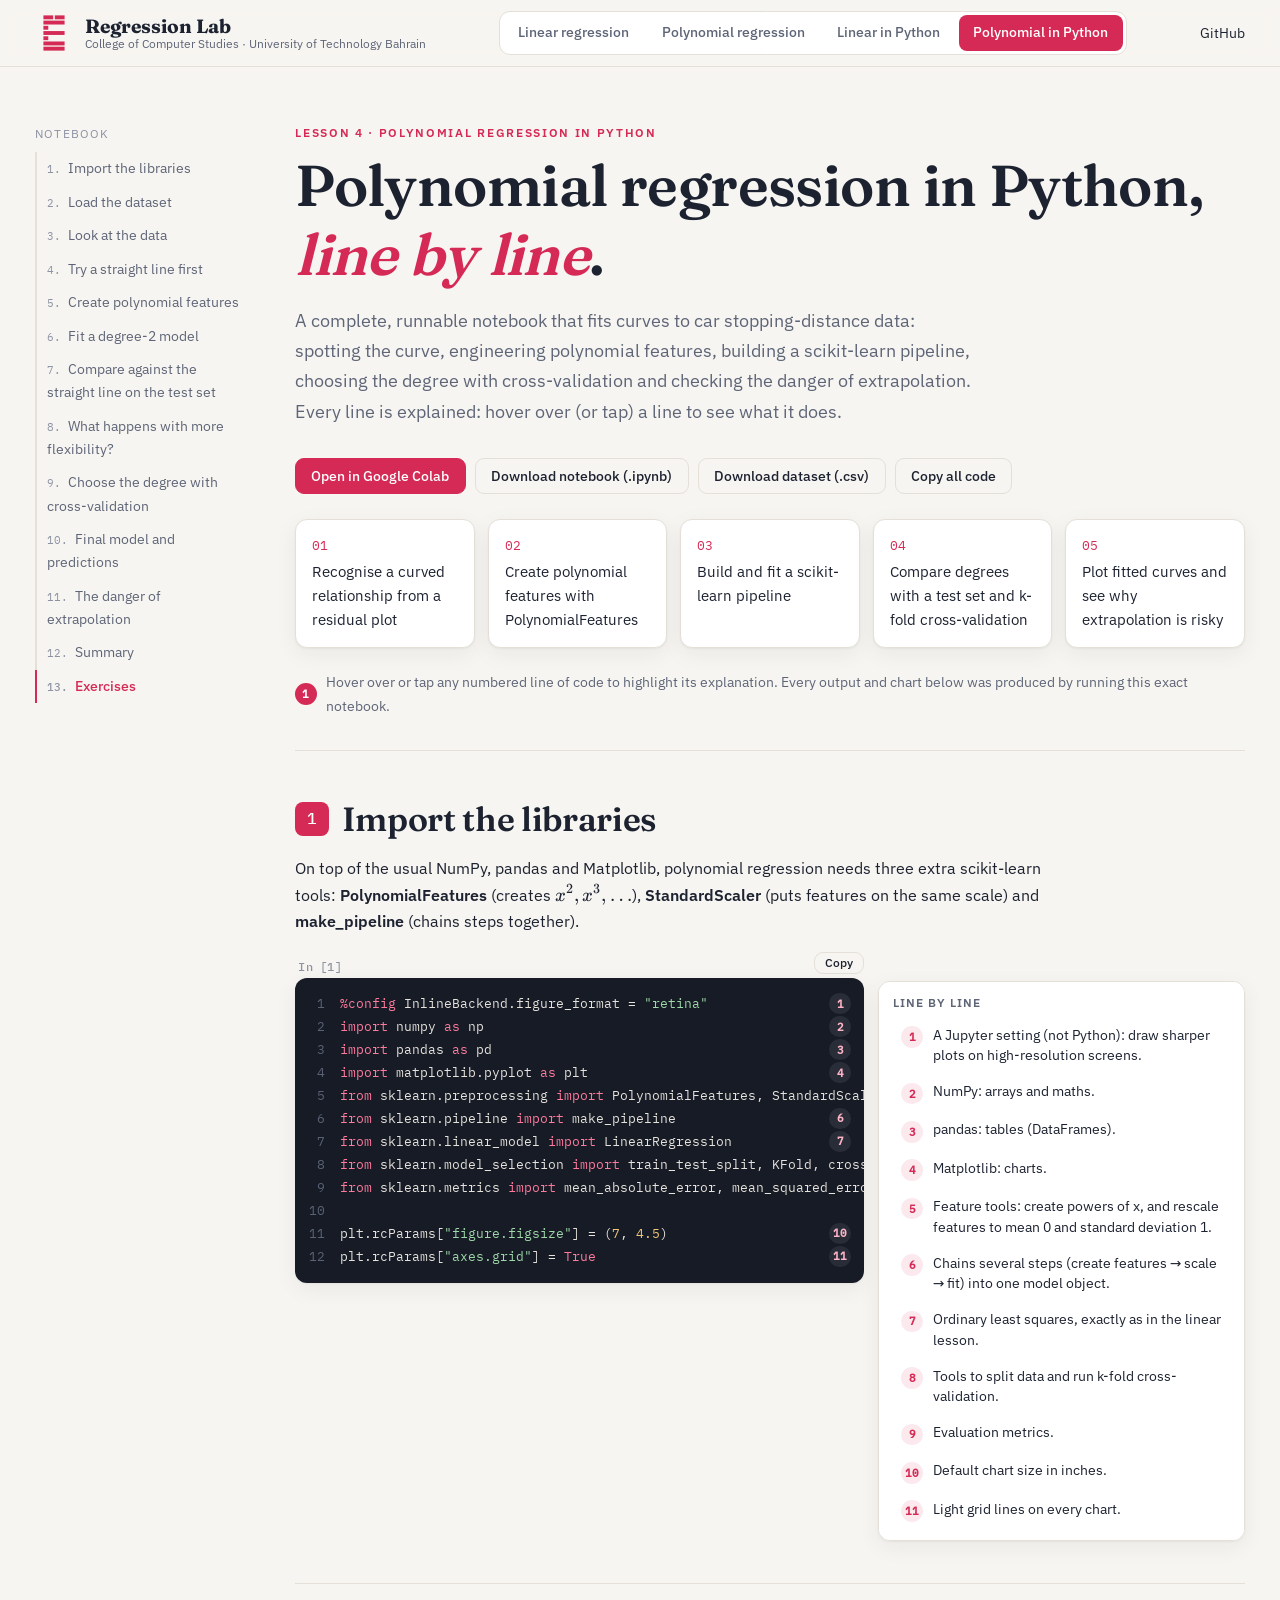
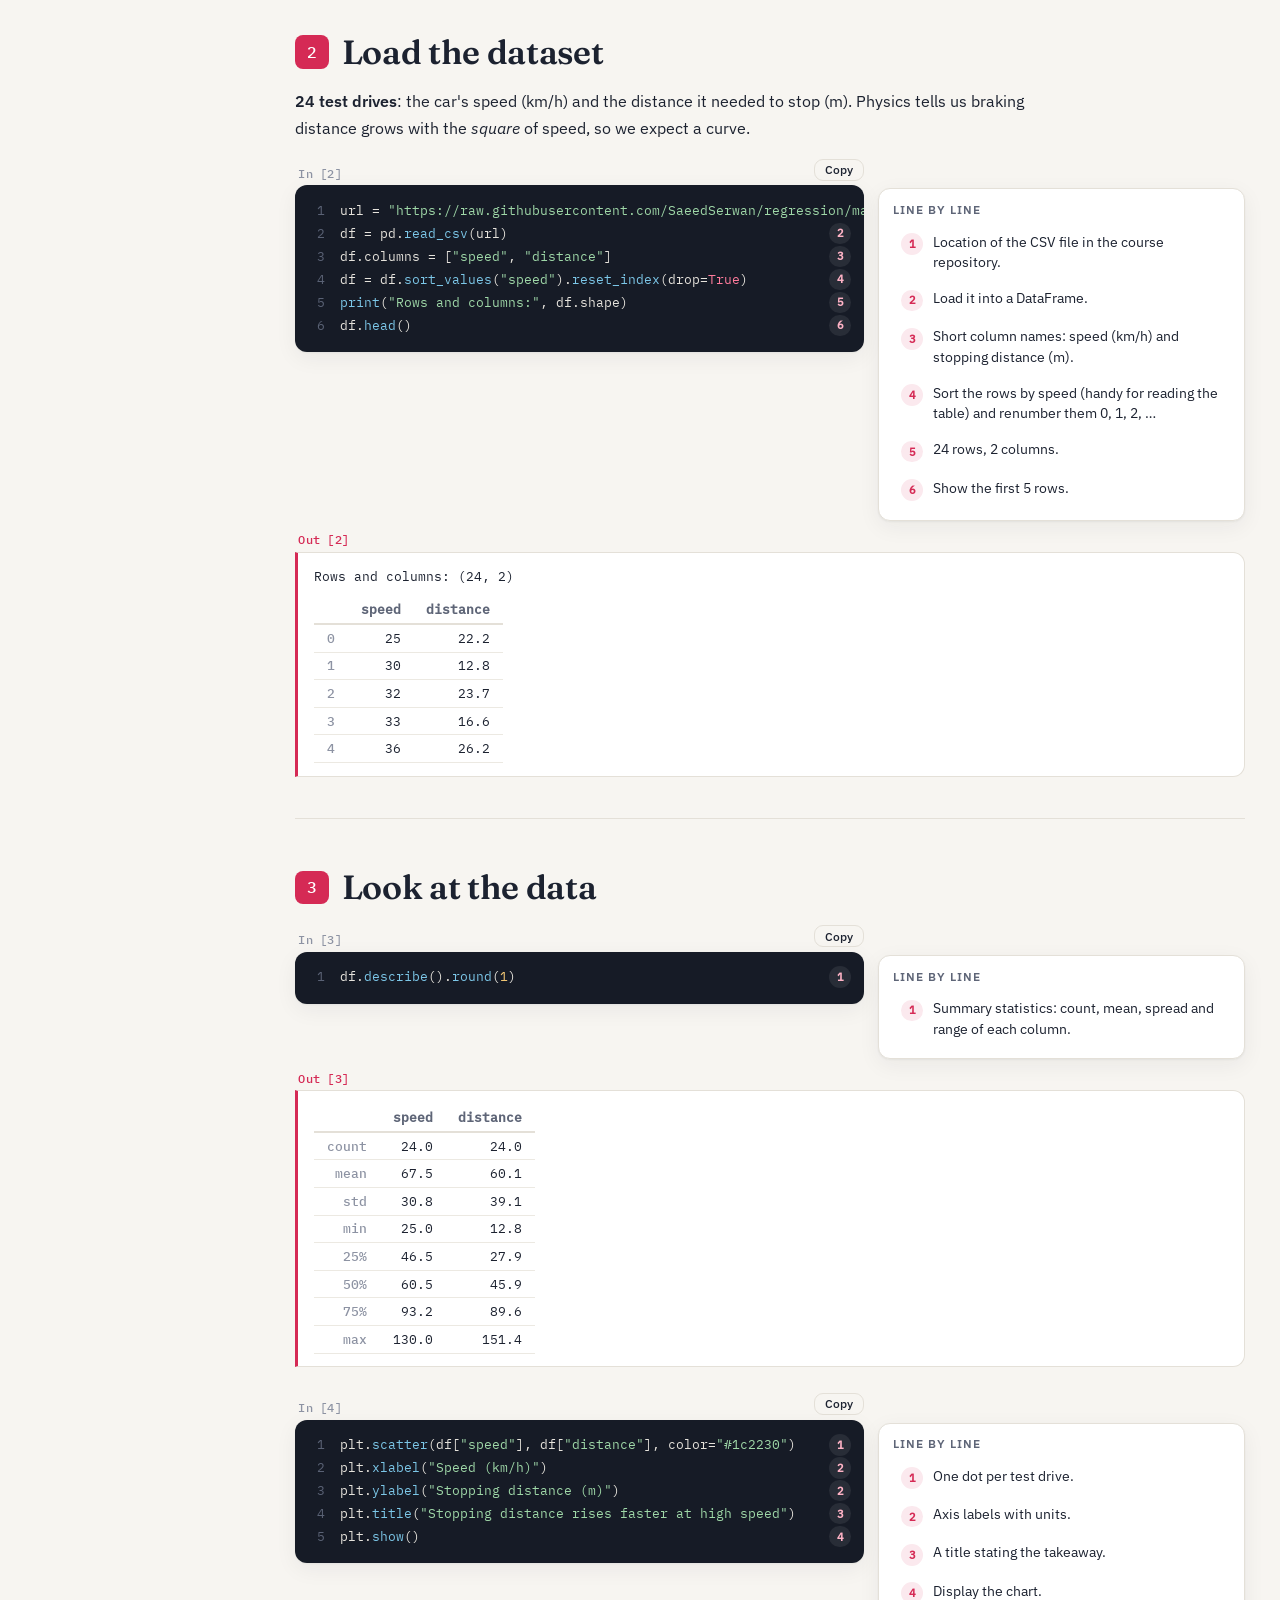
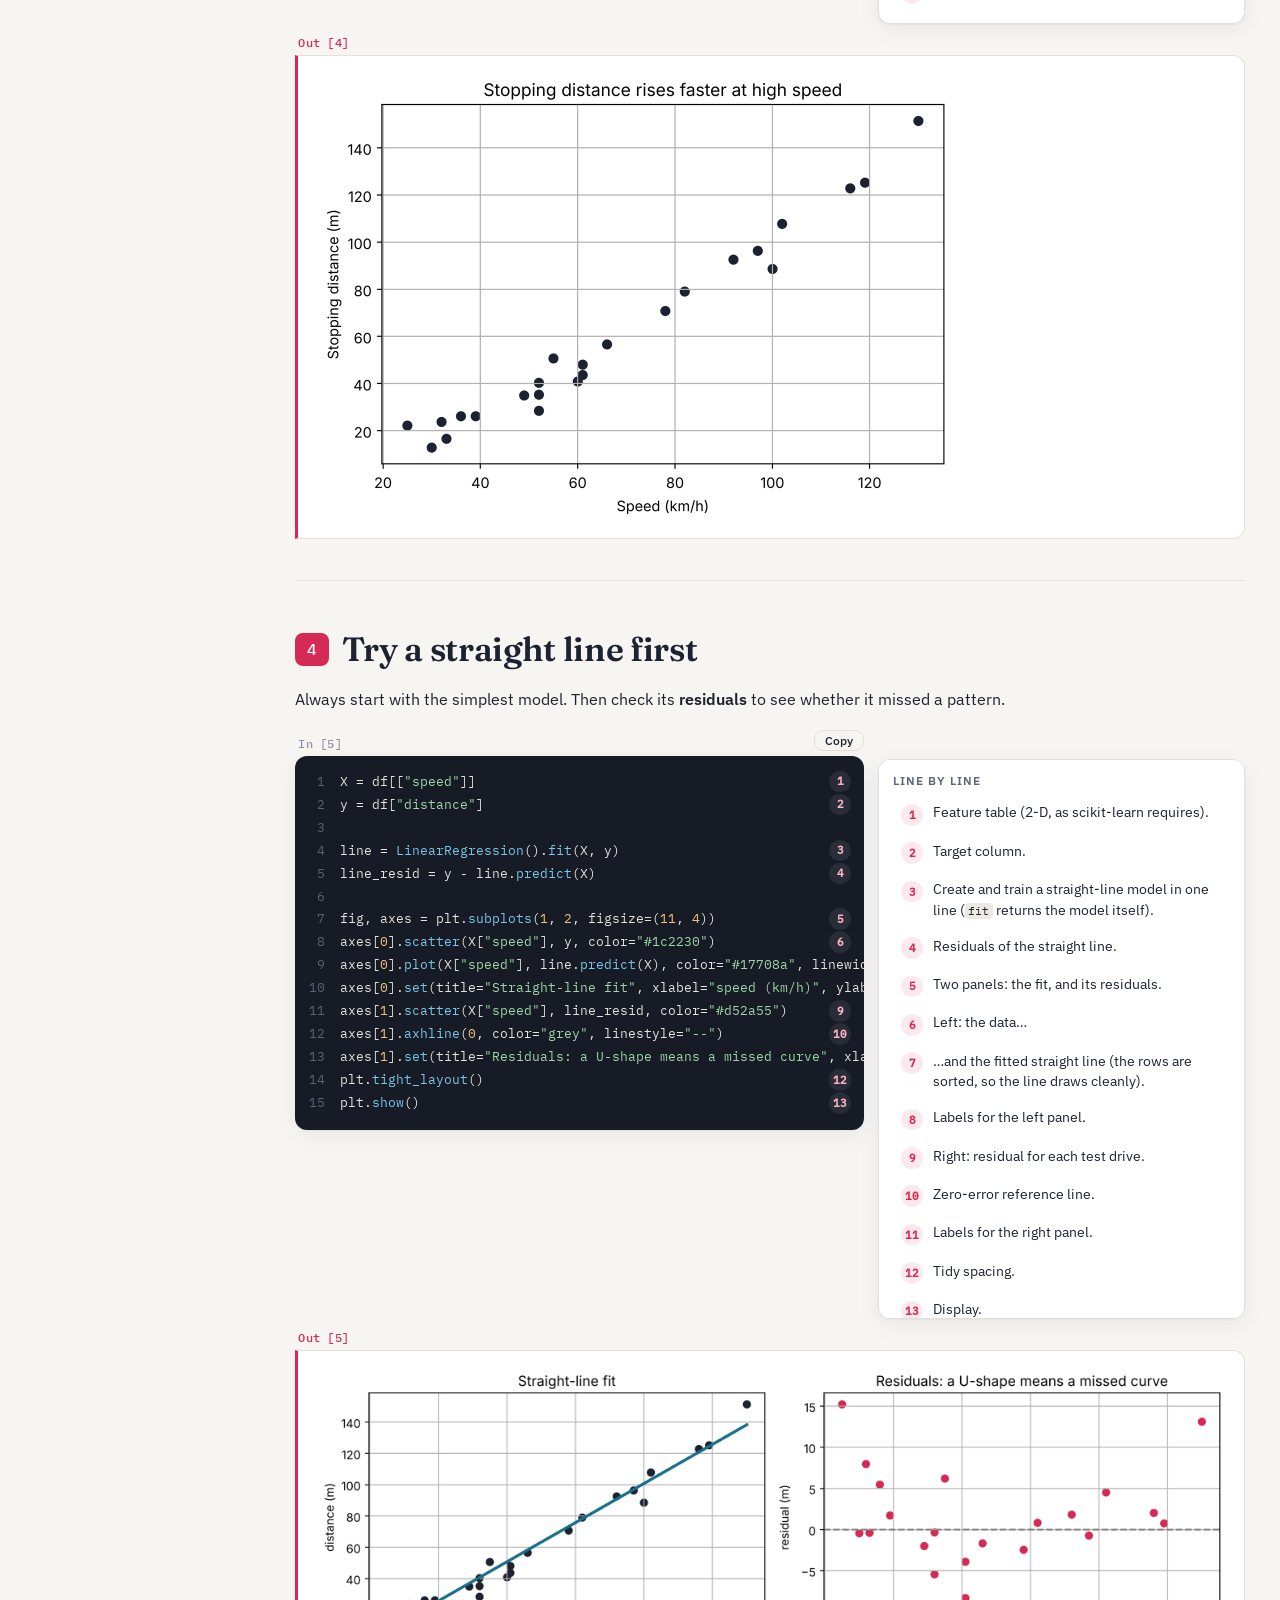
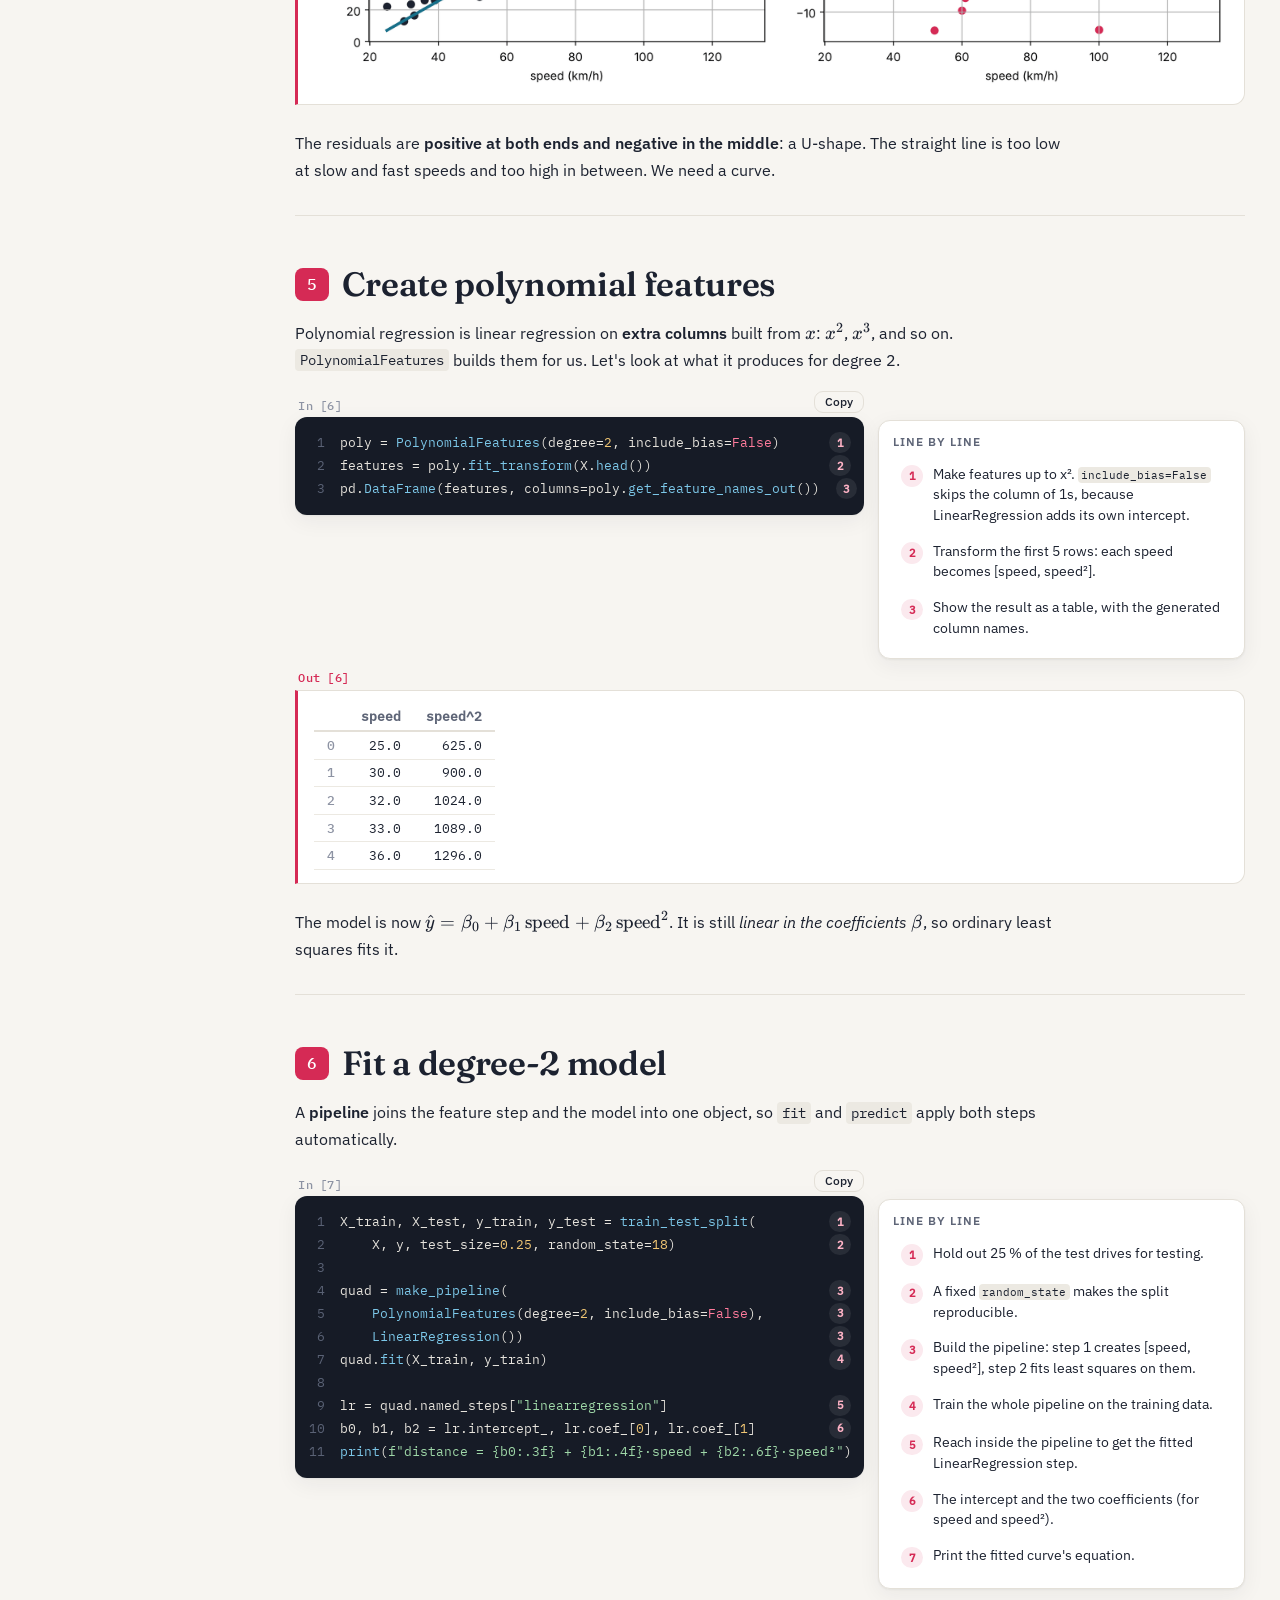
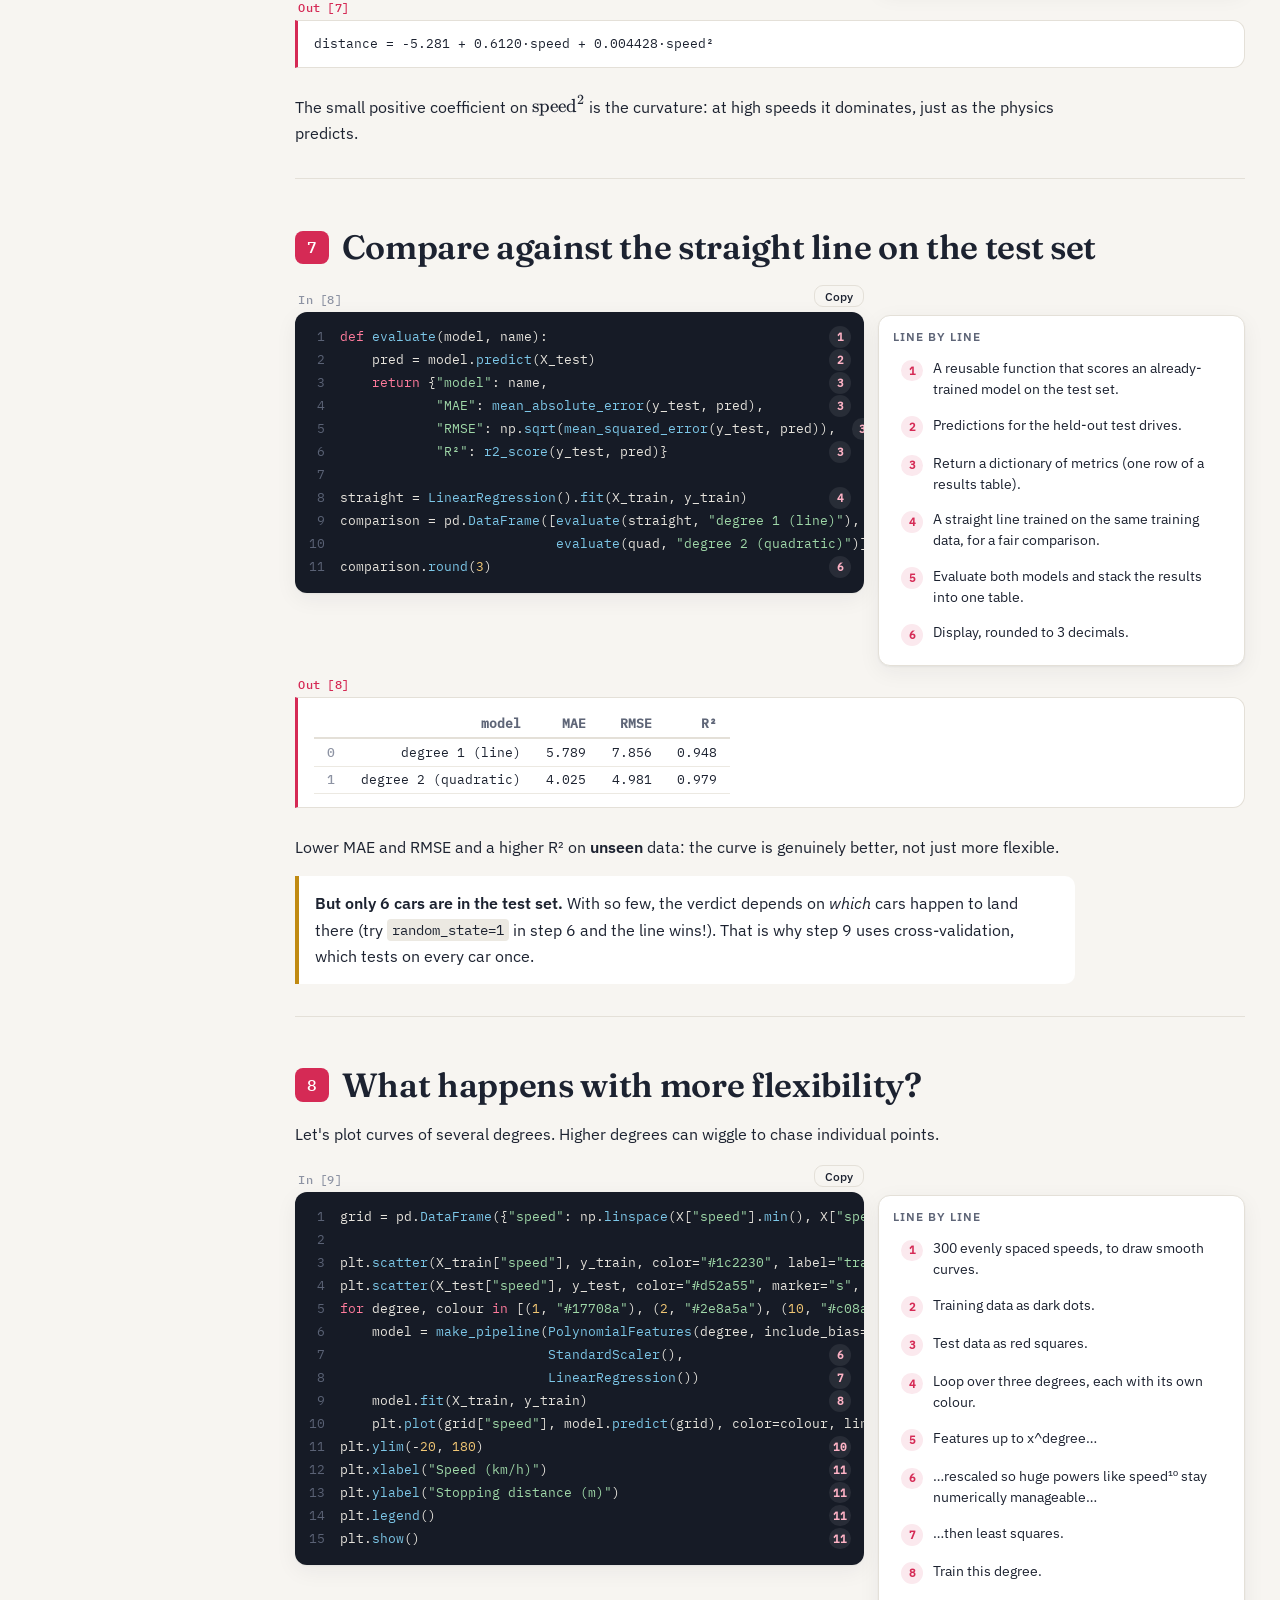
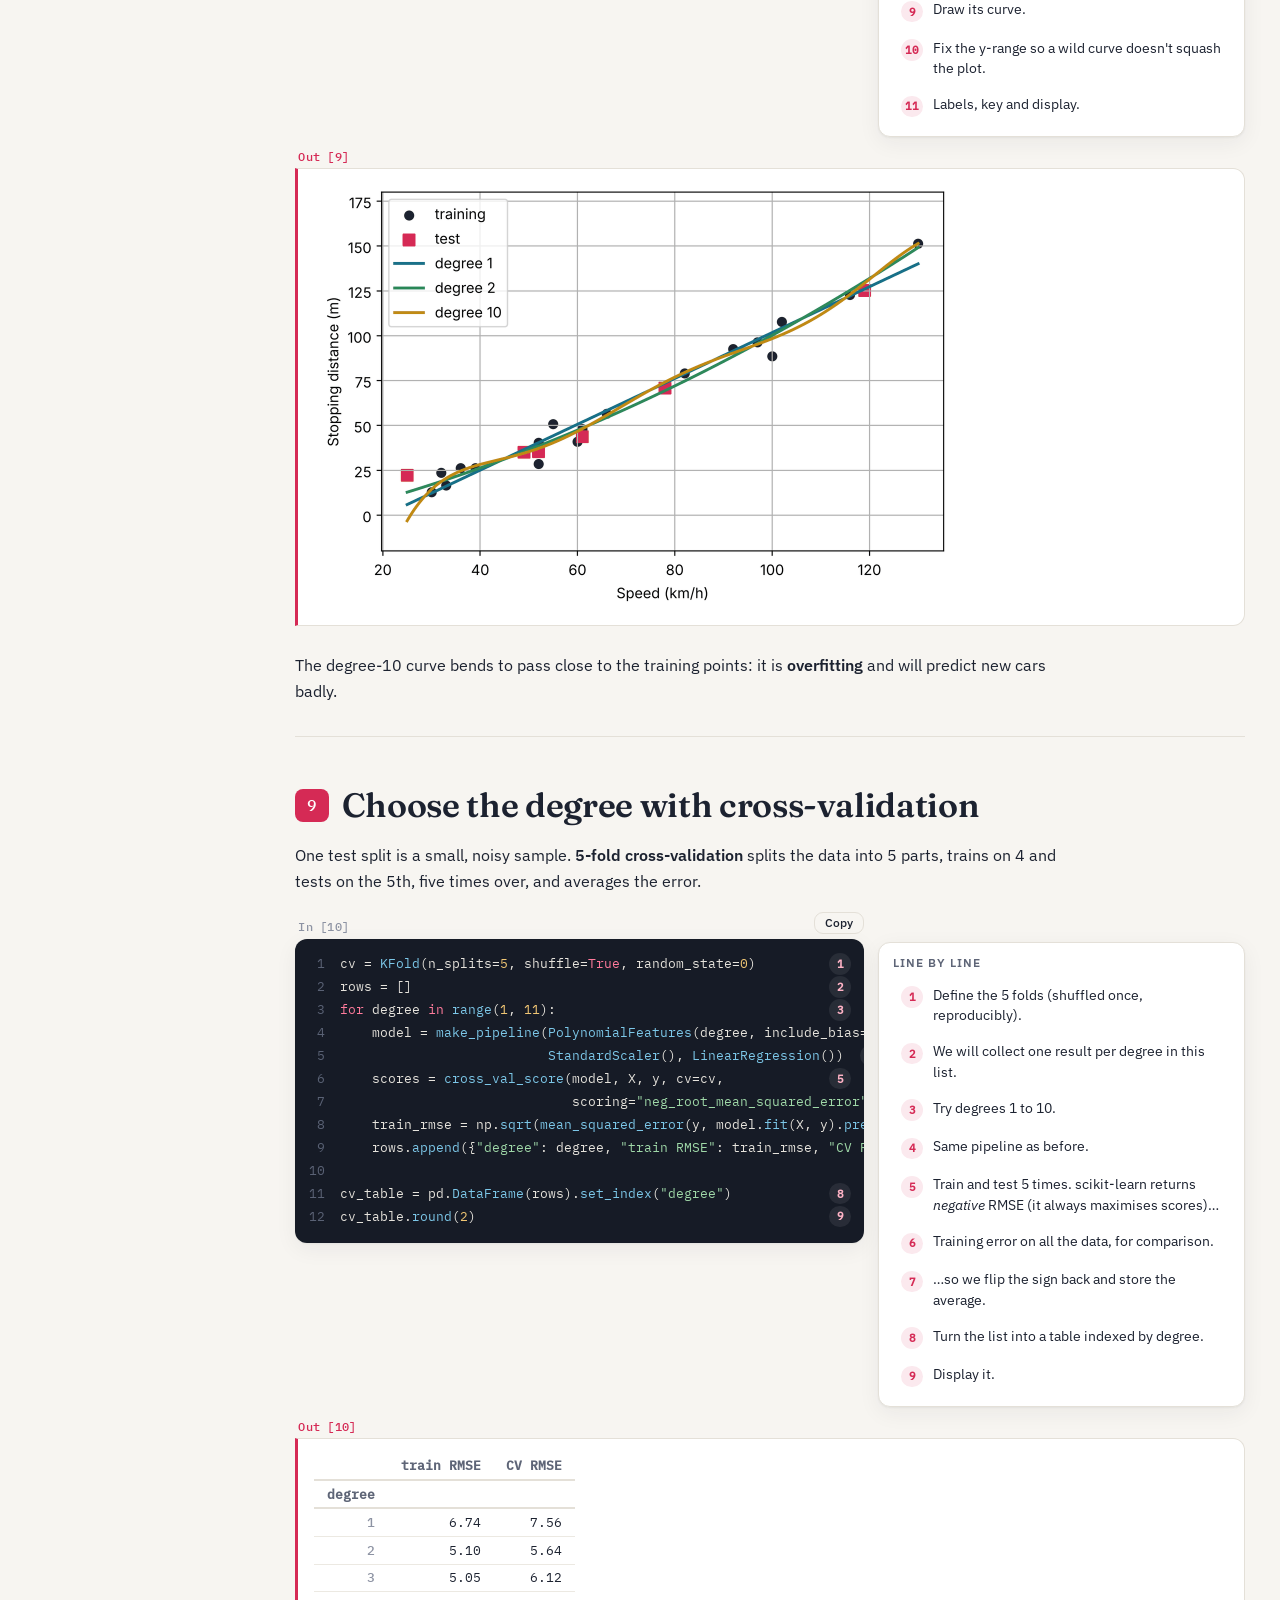
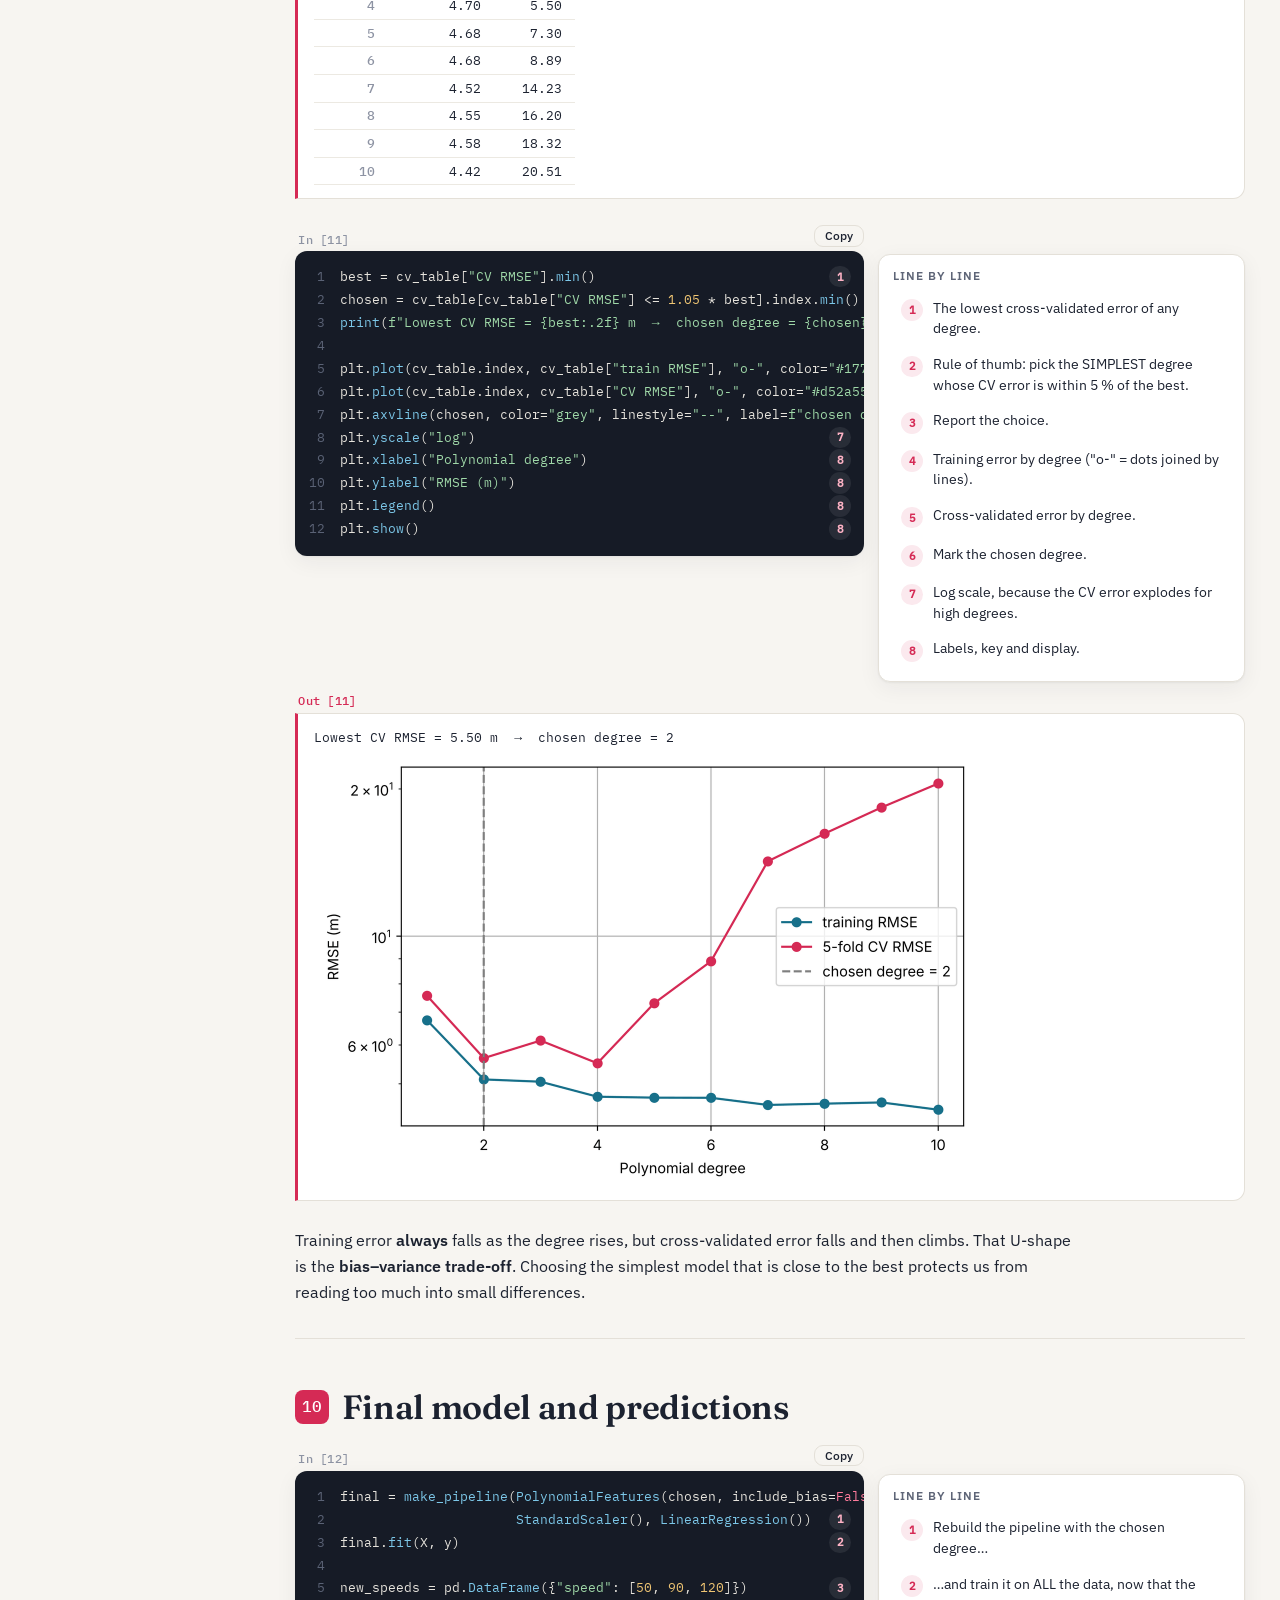
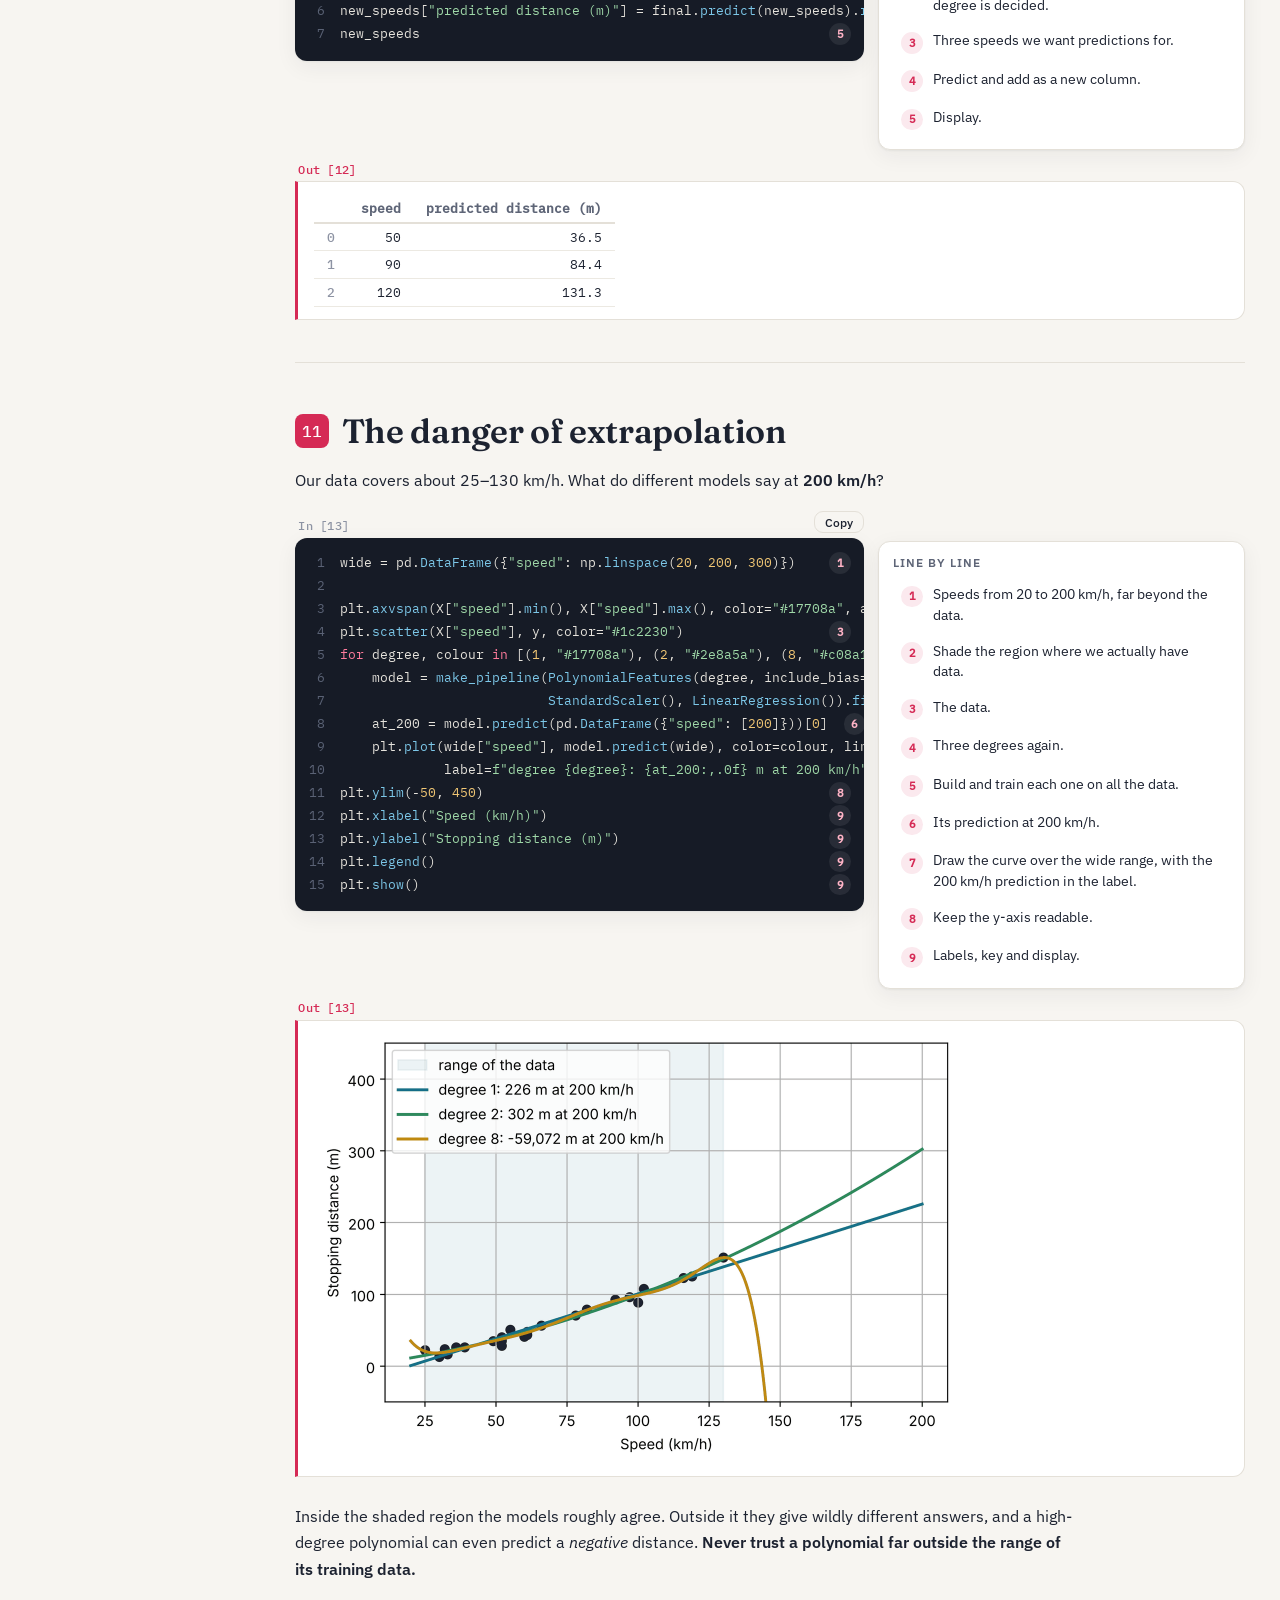
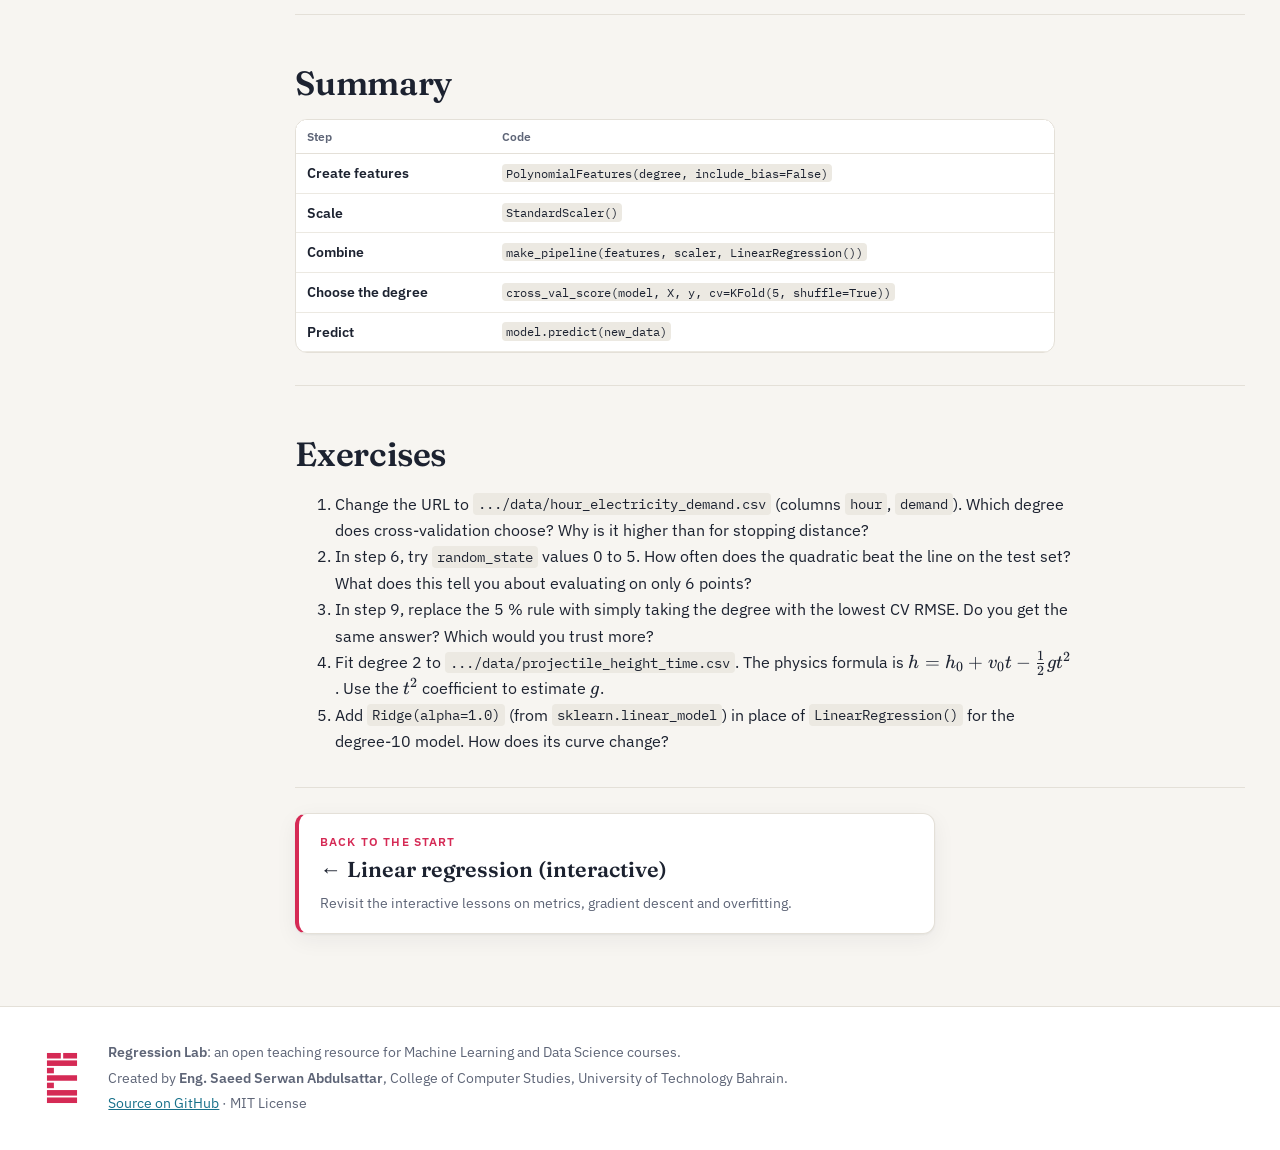
<file: code-polynomial.html>
<!DOCTYPE html>
<html lang="en">
<head>
  <meta charset="utf-8">
  <meta name="viewport" content="width=device-width, initial-scale=1">
  <title>Polynomial Regression in Python, Line by Line · Regression Lab</title>
  <meta name="description" content="A complete, runnable notebook that fits curves to car stopping-distance data: spotting the curve, engineering polynomial features, building a scikit-learn pipeline, choosing the degree with cross-validation and checking the danger of extrapolation. Every line is explained: hover over (or tap) a line to see what it does.">
  <meta name="author" content="Eng. Saeed Serwan Abdulsattar">
  <meta property="og:title" content="Polynomial regression in Python, line by line · Regression Lab">
  <meta property="og:image" content="assets/img/favicon-512.png">
  <meta name="theme-color" content="#d52a55">
  <link rel="icon" type="image/svg+xml" href="assets/img/utb-logo.svg">
  <link rel="icon" type="image/png" sizes="32x32" href="assets/img/favicon-32.png">
  <link rel="apple-touch-icon" href="assets/img/favicon-180.png">
  <link rel="stylesheet" href="assets/vendor/katex/katex.min.css">
  <link rel="stylesheet" href="assets/css/style.css">
</head>
<body class="walkthrough">
<!-- Generated by tools/build_walkthroughs.py from tools/walkthrough_content.py. Edit those, not this file. -->

<header class="site-header">
  <a class="brand" href="index.html">
    <img class="brand-logo" src="assets/img/utb-logo.svg" alt="University of Technology Bahrain logo" onerror="this.remove()">
    <div class="brand-text">
      <span class="brand-title">Regression Lab</span>
      <span class="brand-sub">College of Computer Studies · University of Technology Bahrain</span>
    </div>
  </a>
  <nav class="page-tabs" aria-label="Lessons">
    <a href="index.html">Linear regression</a>
    <a href="polynomial.html">Polynomial regression</a>
    <a href="code-linear.html">Linear in Python</a>
    <a href="code-polynomial.html" class="active" aria-current="page">Polynomial in Python</a>
  </nav>
  <nav class="top-links">
    <a href="https://github.com/SaeedSerwan/regression" target="_blank" rel="noopener">GitHub</a>
  </nav>
</header>

<div class="layout">
  <aside class="toc" aria-label="Contents">
    <p class="toc-title">Notebook</p>
    <ol>
      <li><a href="#import-the-libraries">Import the libraries</a></li>
      <li><a href="#load-the-dataset">Load the dataset</a></li>
      <li><a href="#look-at-the-data">Look at the data</a></li>
      <li><a href="#try-a-straight-line-first">Try a straight line first</a></li>
      <li><a href="#create-polynomial-features">Create polynomial features</a></li>
      <li><a href="#fit-a-degree-2-model">Fit a degree-2 model</a></li>
      <li><a href="#compare-against-the-straight-line-on-the-test-set">Compare against the straight line on the test set</a></li>
      <li><a href="#what-happens-with-more-flexibility">What happens with more flexibility?</a></li>
      <li><a href="#choose-the-degree-with-cross-validation">Choose the degree with cross-validation</a></li>
      <li><a href="#final-model-and-predictions">Final model and predictions</a></li>
      <li><a href="#the-danger-of-extrapolation">The danger of extrapolation</a></li>
      <li><a href="#summary">Summary</a></li>
      <li><a href="#exercises">Exercises</a></li>
    </ol>
  </aside>

  <main>
    <section class="hero">
      <p class="eyebrow">Lesson 4 · Polynomial regression in Python</p>
      <h1>Polynomial regression in Python, <em>line by line</em>.</h1>
      <p class="lead">A complete, runnable notebook that fits curves to car stopping-distance data: spotting the curve, engineering polynomial features, building a scikit-learn pipeline, choosing the degree with cross-validation and checking the danger of extrapolation. Every line is explained: hover over (or tap) a line to see what it does.</p>
      <div class="nb-actions">
        <a class="btn" href="https://colab.research.google.com/github/SaeedSerwan/regression/blob/main/notebooks/walkthrough_polynomial_regression.ipynb" target="_blank" rel="noopener">Open in Google Colab</a>
        <a class="btn ghost" href="notebooks/walkthrough_polynomial_regression.ipynb" download>Download notebook (.ipynb)</a>
        <a class="btn ghost" href="data/speed_stopping_distance.csv" download>Download dataset (.csv)</a>
        <button class="btn ghost" id="copy-all">Copy all code</button>
      </div>
      <div class="learn-grid">
        <div><span class="num">01</span>Recognise a curved relationship from a residual plot</div>
        <div><span class="num">02</span>Create polynomial features with PolynomialFeatures</div>
        <div><span class="num">03</span>Build and fit a scikit-learn pipeline</div>
        <div><span class="num">04</span>Compare degrees with a test set and k-fold cross-validation</div>
        <div><span class="num">05</span>Plot fitted curves and see why extrapolation is risky</div>
      </div>
      <p class="nb-howto"><span class="mk">1</span> Hover over or tap any numbered line of code to highlight its explanation. Every output and chart below was produced by running this exact notebook.</p>
    </section>
<section id="import-the-libraries" class="chapter">
<h2><span class="chap">1</span>Import the libraries</h2>
<div class="nb-md"><p>On top of the usual NumPy, pandas and Matplotlib, polynomial regression needs three extra scikit-learn tools:
<strong>PolynomialFeatures</strong> (creates $x^2, x^3, \dots$), <strong>StandardScaler</strong> (puts features on the same scale) and <strong>make_pipeline</strong> (chains steps together).</p></div>

<div class="nb-cell">
  <div class="nb-io">
    <div class="nb-in">
      <div class="nb-in-head"><span class="prompt">In [1]</span><button class="btn small ghost nb-copy" data-code="%config InlineBackend.figure_format = &quot;retina&quot;
import numpy as np
import pandas as pd
import matplotlib.pyplot as plt
from sklearn.preprocessing import PolynomialFeatures, StandardScaler
from sklearn.pipeline import make_pipeline
from sklearn.linear_model import LinearRegression
from sklearn.model_selection import train_test_split, KFold, cross_val_score
from sklearn.metrics import mean_absolute_error, mean_squared_error, r2_score

plt.rcParams[&quot;figure.figsize&quot;] = (7, 4.5)
plt.rcParams[&quot;axes.grid&quot;] = True">Copy</button></div>
      <div class="nb-code">
        <ol class="code-lines"><li data-note="1" tabindex="0"><span class="code"><span class="k">%config</span> InlineBackend.figure_format = <span class="s">&quot;retina&quot;</span></span><span class="mk">1</span></li><li data-note="2" tabindex="0"><span class="code"><span class="k">import</span> numpy <span class="k">as</span> np</span><span class="mk">2</span></li><li data-note="3" tabindex="0"><span class="code"><span class="k">import</span> pandas <span class="k">as</span> pd</span><span class="mk">3</span></li><li data-note="4" tabindex="0"><span class="code"><span class="k">import</span> matplotlib.pyplot <span class="k">as</span> plt</span><span class="mk">4</span></li><li data-note="5" tabindex="0"><span class="code"><span class="k">from</span> sklearn.preprocessing <span class="k">import</span> PolynomialFeatures, StandardScaler</span><span class="mk">5</span></li><li data-note="6" tabindex="0"><span class="code"><span class="k">from</span> sklearn.pipeline <span class="k">import</span> make_pipeline</span><span class="mk">6</span></li><li data-note="7" tabindex="0"><span class="code"><span class="k">from</span> sklearn.linear_model <span class="k">import</span> LinearRegression</span><span class="mk">7</span></li><li data-note="8" tabindex="0"><span class="code"><span class="k">from</span> sklearn.model_selection <span class="k">import</span> train_test_split, KFold, cross_val_score</span><span class="mk">8</span></li><li data-note="9" tabindex="0"><span class="code"><span class="k">from</span> sklearn.metrics <span class="k">import</span> mean_absolute_error, mean_squared_error, r2_score</span><span class="mk">9</span></li><li><span class="code">&#8203;</span></li><li data-note="10" tabindex="0"><span class="code">plt.rcParams[<span class="s">&quot;figure.figsize&quot;</span>] = (<span class="n">7</span>, <span class="n">4.5</span>)</span><span class="mk">10</span></li><li data-note="11" tabindex="0"><span class="code">plt.rcParams[<span class="s">&quot;axes.grid&quot;</span>] = <span class="k">True</span></span><span class="mk">11</span></li></ol>
      </div>
    </div>
    <aside class="nb-notes"><p class="nb-notes-title">Line by line</p><ol><li data-note="1"><span class="mk">1</span><span>A Jupyter setting (not Python): draw sharper plots on high-resolution screens.</span></li><li data-note="2"><span class="mk">2</span><span>NumPy: arrays and maths.</span></li><li data-note="3"><span class="mk">3</span><span>pandas: tables (DataFrames).</span></li><li data-note="4"><span class="mk">4</span><span>Matplotlib: charts.</span></li><li data-note="5"><span class="mk">5</span><span>Feature tools: create powers of x, and rescale features to mean 0 and standard deviation 1.</span></li><li data-note="6"><span class="mk">6</span><span>Chains several steps (create features → scale → fit) into one model object.</span></li><li data-note="7"><span class="mk">7</span><span>Ordinary least squares, exactly as in the linear lesson.</span></li><li data-note="8"><span class="mk">8</span><span>Tools to split data and run k-fold cross-validation.</span></li><li data-note="9"><span class="mk">9</span><span>Evaluation metrics.</span></li><li data-note="10"><span class="mk">10</span><span>Default chart size in inches.</span></li><li data-note="11"><span class="mk">11</span><span>Light grid lines on every chart.</span></li></ol></aside>
  </div>
  
</div>
</section>
<section id="load-the-dataset" class="chapter">
<h2><span class="chap">2</span>Load the dataset</h2>
<div class="nb-md"><p><strong>24 test drives</strong>: the car's speed (km/h) and the distance it needed to stop (m). Physics tells us braking distance grows with the <em>square</em> of speed, so we expect a curve.</p></div>

<div class="nb-cell">
  <div class="nb-io">
    <div class="nb-in">
      <div class="nb-in-head"><span class="prompt">In [2]</span><button class="btn small ghost nb-copy" data-code="url = &quot;https://raw.githubusercontent.com/SaeedSerwan/regression/main/data/speed_stopping_distance.csv&quot;
df = pd.read_csv(url)
df.columns = [&quot;speed&quot;, &quot;distance&quot;]
df = df.sort_values(&quot;speed&quot;).reset_index(drop=True)
print(&quot;Rows and columns:&quot;, df.shape)
df.head()">Copy</button></div>
      <div class="nb-code">
        <ol class="code-lines"><li data-note="1" tabindex="0"><span class="code">url = <span class="s">&quot;https://raw.githubusercontent.com/SaeedSerwan/regression/main/data/speed_stopping_distance.csv&quot;</span></span><span class="mk">1</span></li><li data-note="2" tabindex="0"><span class="code">df = pd.<span class="f">read_csv</span>(url)</span><span class="mk">2</span></li><li data-note="3" tabindex="0"><span class="code">df.columns = [<span class="s">&quot;speed&quot;</span>, <span class="s">&quot;distance&quot;</span>]</span><span class="mk">3</span></li><li data-note="4" tabindex="0"><span class="code">df = df.<span class="f">sort_values</span>(<span class="s">&quot;speed&quot;</span>).<span class="f">reset_index</span>(drop=<span class="k">True</span>)</span><span class="mk">4</span></li><li data-note="5" tabindex="0"><span class="code"><span class="f">print</span>(<span class="s">&quot;Rows and columns:&quot;</span>, df.shape)</span><span class="mk">5</span></li><li data-note="6" tabindex="0"><span class="code">df.<span class="f">head</span>()</span><span class="mk">6</span></li></ol>
      </div>
    </div>
    <aside class="nb-notes"><p class="nb-notes-title">Line by line</p><ol><li data-note="1"><span class="mk">1</span><span>Location of the CSV file in the course repository.</span></li><li data-note="2"><span class="mk">2</span><span>Load it into a DataFrame.</span></li><li data-note="3"><span class="mk">3</span><span>Short column names: speed (km/h) and stopping distance (m).</span></li><li data-note="4"><span class="mk">4</span><span>Sort the rows by speed (handy for reading the table) and renumber them 0, 1, 2, …</span></li><li data-note="5"><span class="mk">5</span><span>24 rows, 2 columns.</span></li><li data-note="6"><span class="mk">6</span><span>Show the first 5 rows.</span></li></ol></aside>
  </div>
  <div class="nb-out"><span class="prompt out">Out [2]</span><div class="nb-out-body"><pre class="nb-stream">Rows and columns: (24, 2)</pre>
<div class="nb-html"><div>

<table class="dataframe">
  <thead>
    <tr style="text-align: right;">
      <th></th>
      <th>speed</th>
      <th>distance</th>
    </tr>
  </thead>
  <tbody>
    <tr>
      <th>0</th>
      <td>25</td>
      <td>22.2</td>
    </tr>
    <tr>
      <th>1</th>
      <td>30</td>
      <td>12.8</td>
    </tr>
    <tr>
      <th>2</th>
      <td>32</td>
      <td>23.7</td>
    </tr>
    <tr>
      <th>3</th>
      <td>33</td>
      <td>16.6</td>
    </tr>
    <tr>
      <th>4</th>
      <td>36</td>
      <td>26.2</td>
    </tr>
  </tbody>
</table>
</div></div></div></div>
</div>
</section>
<section id="look-at-the-data" class="chapter">
<h2><span class="chap">3</span>Look at the data</h2>

<div class="nb-cell">
  <div class="nb-io">
    <div class="nb-in">
      <div class="nb-in-head"><span class="prompt">In [3]</span><button class="btn small ghost nb-copy" data-code="df.describe().round(1)">Copy</button></div>
      <div class="nb-code">
        <ol class="code-lines"><li data-note="1" tabindex="0"><span class="code">df.<span class="f">describe</span>().<span class="f">round</span>(<span class="n">1</span>)</span><span class="mk">1</span></li></ol>
      </div>
    </div>
    <aside class="nb-notes"><p class="nb-notes-title">Line by line</p><ol><li data-note="1"><span class="mk">1</span><span>Summary statistics: count, mean, spread and range of each column.</span></li></ol></aside>
  </div>
  <div class="nb-out"><span class="prompt out">Out [3]</span><div class="nb-out-body"><div class="nb-html"><div>

<table class="dataframe">
  <thead>
    <tr style="text-align: right;">
      <th></th>
      <th>speed</th>
      <th>distance</th>
    </tr>
  </thead>
  <tbody>
    <tr>
      <th>count</th>
      <td>24.0</td>
      <td>24.0</td>
    </tr>
    <tr>
      <th>mean</th>
      <td>67.5</td>
      <td>60.1</td>
    </tr>
    <tr>
      <th>std</th>
      <td>30.8</td>
      <td>39.1</td>
    </tr>
    <tr>
      <th>min</th>
      <td>25.0</td>
      <td>12.8</td>
    </tr>
    <tr>
      <th>25%</th>
      <td>46.5</td>
      <td>27.9</td>
    </tr>
    <tr>
      <th>50%</th>
      <td>60.5</td>
      <td>45.9</td>
    </tr>
    <tr>
      <th>75%</th>
      <td>93.2</td>
      <td>89.6</td>
    </tr>
    <tr>
      <th>max</th>
      <td>130.0</td>
      <td>151.4</td>
    </tr>
  </tbody>
</table>
</div></div></div></div>
</div>

<div class="nb-cell">
  <div class="nb-io">
    <div class="nb-in">
      <div class="nb-in-head"><span class="prompt">In [4]</span><button class="btn small ghost nb-copy" data-code="plt.scatter(df[&quot;speed&quot;], df[&quot;distance&quot;], color=&quot;#1c2230&quot;)
plt.xlabel(&quot;Speed (km/h)&quot;)
plt.ylabel(&quot;Stopping distance (m)&quot;)
plt.title(&quot;Stopping distance rises faster at high speed&quot;)
plt.show()">Copy</button></div>
      <div class="nb-code">
        <ol class="code-lines"><li data-note="1" tabindex="0"><span class="code">plt.<span class="f">scatter</span>(df[<span class="s">&quot;speed&quot;</span>], df[<span class="s">&quot;distance&quot;</span>], color=<span class="s">&quot;#1c2230&quot;</span>)</span><span class="mk">1</span></li><li data-note="2" tabindex="0"><span class="code">plt.<span class="f">xlabel</span>(<span class="s">&quot;Speed (km/h)&quot;</span>)</span><span class="mk">2</span></li><li data-note="2" tabindex="0"><span class="code">plt.<span class="f">ylabel</span>(<span class="s">&quot;Stopping distance (m)&quot;</span>)</span><span class="mk">2</span></li><li data-note="3" tabindex="0"><span class="code">plt.<span class="f">title</span>(<span class="s">&quot;Stopping distance rises faster at high speed&quot;</span>)</span><span class="mk">3</span></li><li data-note="4" tabindex="0"><span class="code">plt.<span class="f">show</span>()</span><span class="mk">4</span></li></ol>
      </div>
    </div>
    <aside class="nb-notes"><p class="nb-notes-title">Line by line</p><ol><li data-note="1"><span class="mk">1</span><span>One dot per test drive.</span></li><li data-note="2"><span class="mk">2</span><span>Axis labels with units.</span></li><li data-note="3"><span class="mk">3</span><span>A title stating the takeaway.</span></li><li data-note="4"><span class="mk">4</span><span>Display the chart.</span></li></ol></aside>
  </div>
  <div class="nb-out"><span class="prompt out">Out [4]</span><div class="nb-out-body"><img class="nb-img" src="assets/img/nb/polynomial-01.png" width="640" height="456" loading="lazy" alt="Chart produced by this cell"></div></div>
</div>
</section>
<section id="try-a-straight-line-first" class="chapter">
<h2><span class="chap">4</span>Try a straight line first</h2>
<div class="nb-md"><p>Always start with the simplest model. Then check its <strong>residuals</strong> to see whether it missed a pattern.</p></div>

<div class="nb-cell">
  <div class="nb-io">
    <div class="nb-in">
      <div class="nb-in-head"><span class="prompt">In [5]</span><button class="btn small ghost nb-copy" data-code="X = df[[&quot;speed&quot;]]
y = df[&quot;distance&quot;]

line = LinearRegression().fit(X, y)
line_resid = y - line.predict(X)

fig, axes = plt.subplots(1, 2, figsize=(11, 4))
axes[0].scatter(X[&quot;speed&quot;], y, color=&quot;#1c2230&quot;)
axes[0].plot(X[&quot;speed&quot;], line.predict(X), color=&quot;#17708a&quot;, linewidth=2.5)
axes[0].set(title=&quot;Straight-line fit&quot;, xlabel=&quot;speed (km/h)&quot;, ylabel=&quot;distance (m)&quot;)
axes[1].scatter(X[&quot;speed&quot;], line_resid, color=&quot;#d52a55&quot;)
axes[1].axhline(0, color=&quot;grey&quot;, linestyle=&quot;--&quot;)
axes[1].set(title=&quot;Residuals: a U-shape means a missed curve&quot;, xlabel=&quot;speed (km/h)&quot;, ylabel=&quot;residual (m)&quot;)
plt.tight_layout()
plt.show()">Copy</button></div>
      <div class="nb-code">
        <ol class="code-lines"><li data-note="1" tabindex="0"><span class="code">X = df[[<span class="s">&quot;speed&quot;</span>]]</span><span class="mk">1</span></li><li data-note="2" tabindex="0"><span class="code">y = df[<span class="s">&quot;distance&quot;</span>]</span><span class="mk">2</span></li><li><span class="code">&#8203;</span></li><li data-note="3" tabindex="0"><span class="code">line = <span class="f">LinearRegression</span>().<span class="f">fit</span>(X, y)</span><span class="mk">3</span></li><li data-note="4" tabindex="0"><span class="code">line_resid = y - line.<span class="f">predict</span>(X)</span><span class="mk">4</span></li><li><span class="code">&#8203;</span></li><li data-note="5" tabindex="0"><span class="code">fig, axes = plt.<span class="f">subplots</span>(<span class="n">1</span>, <span class="n">2</span>, figsize=(<span class="n">11</span>, <span class="n">4</span>))</span><span class="mk">5</span></li><li data-note="6" tabindex="0"><span class="code">axes[<span class="n">0</span>].<span class="f">scatter</span>(X[<span class="s">&quot;speed&quot;</span>], y, color=<span class="s">&quot;#1c2230&quot;</span>)</span><span class="mk">6</span></li><li data-note="7" tabindex="0"><span class="code">axes[<span class="n">0</span>].<span class="f">plot</span>(X[<span class="s">&quot;speed&quot;</span>], line.<span class="f">predict</span>(X), color=<span class="s">&quot;#17708a&quot;</span>, linewidth=<span class="n">2.5</span>)</span><span class="mk">7</span></li><li data-note="8" tabindex="0"><span class="code">axes[<span class="n">0</span>].<span class="f">set</span>(title=<span class="s">&quot;Straight-line fit&quot;</span>, xlabel=<span class="s">&quot;speed (km/h)&quot;</span>, ylabel=<span class="s">&quot;distance (m)&quot;</span>)</span><span class="mk">8</span></li><li data-note="9" tabindex="0"><span class="code">axes[<span class="n">1</span>].<span class="f">scatter</span>(X[<span class="s">&quot;speed&quot;</span>], line_resid, color=<span class="s">&quot;#d52a55&quot;</span>)</span><span class="mk">9</span></li><li data-note="10" tabindex="0"><span class="code">axes[<span class="n">1</span>].<span class="f">axhline</span>(<span class="n">0</span>, color=<span class="s">&quot;grey&quot;</span>, linestyle=<span class="s">&quot;--&quot;</span>)</span><span class="mk">10</span></li><li data-note="11" tabindex="0"><span class="code">axes[<span class="n">1</span>].<span class="f">set</span>(title=<span class="s">&quot;Residuals: a U-shape means a missed curve&quot;</span>, xlabel=<span class="s">&quot;speed (km/h)&quot;</span>, ylabel=<span class="s">&quot;residual (m)&quot;</span>)</span><span class="mk">11</span></li><li data-note="12" tabindex="0"><span class="code">plt.<span class="f">tight_layout</span>()</span><span class="mk">12</span></li><li data-note="13" tabindex="0"><span class="code">plt.<span class="f">show</span>()</span><span class="mk">13</span></li></ol>
      </div>
    </div>
    <aside class="nb-notes"><p class="nb-notes-title">Line by line</p><ol><li data-note="1"><span class="mk">1</span><span>Feature table (2-D, as scikit-learn requires).</span></li><li data-note="2"><span class="mk">2</span><span>Target column.</span></li><li data-note="3"><span class="mk">3</span><span>Create and train a straight-line model in one line (<code>fit</code> returns the model itself).</span></li><li data-note="4"><span class="mk">4</span><span>Residuals of the straight line.</span></li><li data-note="5"><span class="mk">5</span><span>Two panels: the fit, and its residuals.</span></li><li data-note="6"><span class="mk">6</span><span>Left: the data…</span></li><li data-note="7"><span class="mk">7</span><span>…and the fitted straight line (the rows are sorted, so the line draws cleanly).</span></li><li data-note="8"><span class="mk">8</span><span>Labels for the left panel.</span></li><li data-note="9"><span class="mk">9</span><span>Right: residual for each test drive.</span></li><li data-note="10"><span class="mk">10</span><span>Zero-error reference line.</span></li><li data-note="11"><span class="mk">11</span><span>Labels for the right panel.</span></li><li data-note="12"><span class="mk">12</span><span>Tidy spacing.</span></li><li data-note="13"><span class="mk">13</span><span>Display.</span></li></ol></aside>
  </div>
  <div class="nb-out"><span class="prompt out">Out [5]</span><div class="nb-out-body"><img class="nb-img" src="assets/img/nb/polynomial-02.png" width="1129" height="404" loading="lazy" alt="Chart produced by this cell"></div></div>
</div>
<div class="nb-md"><p>The residuals are <strong>positive at both ends and negative in the middle</strong>: a U-shape. The straight line is too low at slow and fast speeds and too high in between. We need a curve.</p></div>
</section>
<section id="create-polynomial-features" class="chapter">
<h2><span class="chap">5</span>Create polynomial features</h2>
<div class="nb-md"><p>Polynomial regression is linear regression on <strong>extra columns</strong> built from $x$: $x^2$, $x^3$, and so on.
<code>PolynomialFeatures</code> builds them for us. Let's look at what it produces for degree 2.</p></div>

<div class="nb-cell">
  <div class="nb-io">
    <div class="nb-in">
      <div class="nb-in-head"><span class="prompt">In [6]</span><button class="btn small ghost nb-copy" data-code="poly = PolynomialFeatures(degree=2, include_bias=False)
features = poly.fit_transform(X.head())
pd.DataFrame(features, columns=poly.get_feature_names_out())">Copy</button></div>
      <div class="nb-code">
        <ol class="code-lines"><li data-note="1" tabindex="0"><span class="code">poly = <span class="f">PolynomialFeatures</span>(degree=<span class="n">2</span>, include_bias=<span class="k">False</span>)</span><span class="mk">1</span></li><li data-note="2" tabindex="0"><span class="code">features = poly.<span class="f">fit_transform</span>(X.<span class="f">head</span>())</span><span class="mk">2</span></li><li data-note="3" tabindex="0"><span class="code">pd.<span class="f">DataFrame</span>(features, columns=poly.<span class="f">get_feature_names_out</span>())</span><span class="mk">3</span></li></ol>
      </div>
    </div>
    <aside class="nb-notes"><p class="nb-notes-title">Line by line</p><ol><li data-note="1"><span class="mk">1</span><span>Make features up to x². <code>include_bias=False</code> skips the column of 1s, because LinearRegression adds its own intercept.</span></li><li data-note="2"><span class="mk">2</span><span>Transform the first 5 rows: each speed becomes [speed, speed²].</span></li><li data-note="3"><span class="mk">3</span><span>Show the result as a table, with the generated column names.</span></li></ol></aside>
  </div>
  <div class="nb-out"><span class="prompt out">Out [6]</span><div class="nb-out-body"><div class="nb-html"><div>

<table class="dataframe">
  <thead>
    <tr style="text-align: right;">
      <th></th>
      <th>speed</th>
      <th>speed^2</th>
    </tr>
  </thead>
  <tbody>
    <tr>
      <th>0</th>
      <td>25.0</td>
      <td>625.0</td>
    </tr>
    <tr>
      <th>1</th>
      <td>30.0</td>
      <td>900.0</td>
    </tr>
    <tr>
      <th>2</th>
      <td>32.0</td>
      <td>1024.0</td>
    </tr>
    <tr>
      <th>3</th>
      <td>33.0</td>
      <td>1089.0</td>
    </tr>
    <tr>
      <th>4</th>
      <td>36.0</td>
      <td>1296.0</td>
    </tr>
  </tbody>
</table>
</div></div></div></div>
</div>
<div class="nb-md"><p>The model is now $\hat y = \beta_0 + \beta_1\,\text{speed} + \beta_2\,\text{speed}^2$. It is still <em>linear in the coefficients</em> $\beta$, so ordinary least squares fits it.</p></div>
</section>
<section id="fit-a-degree-2-model" class="chapter">
<h2><span class="chap">6</span>Fit a degree-2 model</h2>
<div class="nb-md"><p>A <strong>pipeline</strong> joins the feature step and the model into one object, so <code>fit</code> and <code>predict</code> apply both steps automatically.</p></div>

<div class="nb-cell">
  <div class="nb-io">
    <div class="nb-in">
      <div class="nb-in-head"><span class="prompt">In [7]</span><button class="btn small ghost nb-copy" data-code="X_train, X_test, y_train, y_test = train_test_split(
    X, y, test_size=0.25, random_state=18)

quad = make_pipeline(
    PolynomialFeatures(degree=2, include_bias=False),
    LinearRegression())
quad.fit(X_train, y_train)

lr = quad.named_steps[&quot;linearregression&quot;]
b0, b1, b2 = lr.intercept_, lr.coef_[0], lr.coef_[1]
print(f&quot;distance = {b0:.3f} + {b1:.4f}·speed + {b2:.6f}·speed²&quot;)">Copy</button></div>
      <div class="nb-code">
        <ol class="code-lines"><li data-note="1" tabindex="0"><span class="code">X_train, X_test, y_train, y_test = <span class="f">train_test_split</span>(</span><span class="mk">1</span></li><li data-note="2" tabindex="0"><span class="code">    X, y, test_size=<span class="n">0.25</span>, random_state=<span class="n">18</span>)</span><span class="mk">2</span></li><li><span class="code">&#8203;</span></li><li data-note="3" tabindex="0"><span class="code">quad = <span class="f">make_pipeline</span>(</span><span class="mk">3</span></li><li data-note="3" tabindex="0"><span class="code">    <span class="f">PolynomialFeatures</span>(degree=<span class="n">2</span>, include_bias=<span class="k">False</span>),</span><span class="mk">3</span></li><li data-note="3" tabindex="0"><span class="code">    <span class="f">LinearRegression</span>())</span><span class="mk">3</span></li><li data-note="4" tabindex="0"><span class="code">quad.<span class="f">fit</span>(X_train, y_train)</span><span class="mk">4</span></li><li><span class="code">&#8203;</span></li><li data-note="5" tabindex="0"><span class="code">lr = quad.named_steps[<span class="s">&quot;linearregression&quot;</span>]</span><span class="mk">5</span></li><li data-note="6" tabindex="0"><span class="code">b0, b1, b2 = lr.intercept_, lr.coef_[<span class="n">0</span>], lr.coef_[<span class="n">1</span>]</span><span class="mk">6</span></li><li data-note="7" tabindex="0"><span class="code"><span class="f">print</span>(<span class="s">f&quot;distance = {b0:.3f} + {b1:.4f}·speed + {b2:.6f}·speed²&quot;</span>)</span><span class="mk">7</span></li></ol>
      </div>
    </div>
    <aside class="nb-notes"><p class="nb-notes-title">Line by line</p><ol><li data-note="1"><span class="mk">1</span><span>Hold out 25 % of the test drives for testing.</span></li><li data-note="2"><span class="mk">2</span><span>A fixed <code>random_state</code> makes the split reproducible.</span></li><li data-note="3"><span class="mk">3</span><span>Build the pipeline: step 1 creates [speed, speed²], step 2 fits least squares on them.</span></li><li data-note="4"><span class="mk">4</span><span>Train the whole pipeline on the training data.</span></li><li data-note="5"><span class="mk">5</span><span>Reach inside the pipeline to get the fitted LinearRegression step.</span></li><li data-note="6"><span class="mk">6</span><span>The intercept and the two coefficients (for speed and speed²).</span></li><li data-note="7"><span class="mk">7</span><span>Print the fitted curve&#x27;s equation.</span></li></ol></aside>
  </div>
  <div class="nb-out"><span class="prompt out">Out [7]</span><div class="nb-out-body"><pre class="nb-stream">distance = -5.281 + 0.6120·speed + 0.004428·speed²</pre></div></div>
</div>
<div class="nb-md"><p>The small positive coefficient on $\text{speed}^2$ is the curvature: at high speeds it dominates, just as the physics predicts.</p></div>
</section>
<section id="compare-against-the-straight-line-on-the-test-set" class="chapter">
<h2><span class="chap">7</span>Compare against the straight line on the test set</h2>

<div class="nb-cell">
  <div class="nb-io">
    <div class="nb-in">
      <div class="nb-in-head"><span class="prompt">In [8]</span><button class="btn small ghost nb-copy" data-code="def evaluate(model, name):
    pred = model.predict(X_test)
    return {&quot;model&quot;: name,
            &quot;MAE&quot;: mean_absolute_error(y_test, pred),
            &quot;RMSE&quot;: np.sqrt(mean_squared_error(y_test, pred)),
            &quot;R²&quot;: r2_score(y_test, pred)}

straight = LinearRegression().fit(X_train, y_train)
comparison = pd.DataFrame([evaluate(straight, &quot;degree 1 (line)&quot;),
                           evaluate(quad, &quot;degree 2 (quadratic)&quot;)])
comparison.round(3)">Copy</button></div>
      <div class="nb-code">
        <ol class="code-lines"><li data-note="1" tabindex="0"><span class="code"><span class="k">def</span> <span class="f">evaluate</span>(model, name):</span><span class="mk">1</span></li><li data-note="2" tabindex="0"><span class="code">    pred = model.<span class="f">predict</span>(X_test)</span><span class="mk">2</span></li><li data-note="3" tabindex="0"><span class="code">    <span class="k">return</span> {<span class="s">&quot;model&quot;</span>: name,</span><span class="mk">3</span></li><li data-note="3" tabindex="0"><span class="code">            <span class="s">&quot;MAE&quot;</span>: <span class="f">mean_absolute_error</span>(y_test, pred),</span><span class="mk">3</span></li><li data-note="3" tabindex="0"><span class="code">            <span class="s">&quot;RMSE&quot;</span>: np.<span class="f">sqrt</span>(<span class="f">mean_squared_error</span>(y_test, pred)),</span><span class="mk">3</span></li><li data-note="3" tabindex="0"><span class="code">            <span class="s">&quot;R²&quot;</span>: <span class="f">r2_score</span>(y_test, pred)}</span><span class="mk">3</span></li><li><span class="code">&#8203;</span></li><li data-note="4" tabindex="0"><span class="code">straight = <span class="f">LinearRegression</span>().<span class="f">fit</span>(X_train, y_train)</span><span class="mk">4</span></li><li data-note="5" tabindex="0"><span class="code">comparison = pd.<span class="f">DataFrame</span>([<span class="f">evaluate</span>(straight, <span class="s">&quot;degree 1 (line)&quot;</span>),</span><span class="mk">5</span></li><li data-note="5" tabindex="0"><span class="code">                           <span class="f">evaluate</span>(quad, <span class="s">&quot;degree 2 (quadratic)&quot;</span>)])</span><span class="mk">5</span></li><li data-note="6" tabindex="0"><span class="code">comparison.<span class="f">round</span>(<span class="n">3</span>)</span><span class="mk">6</span></li></ol>
      </div>
    </div>
    <aside class="nb-notes"><p class="nb-notes-title">Line by line</p><ol><li data-note="1"><span class="mk">1</span><span>A reusable function that scores an already-trained model on the test set.</span></li><li data-note="2"><span class="mk">2</span><span>Predictions for the held-out test drives.</span></li><li data-note="3"><span class="mk">3</span><span>Return a dictionary of metrics (one row of a results table).</span></li><li data-note="4"><span class="mk">4</span><span>A straight line trained on the same training data, for a fair comparison.</span></li><li data-note="5"><span class="mk">5</span><span>Evaluate both models and stack the results into one table.</span></li><li data-note="6"><span class="mk">6</span><span>Display, rounded to 3 decimals.</span></li></ol></aside>
  </div>
  <div class="nb-out"><span class="prompt out">Out [8]</span><div class="nb-out-body"><div class="nb-html"><div>

<table class="dataframe">
  <thead>
    <tr style="text-align: right;">
      <th></th>
      <th>model</th>
      <th>MAE</th>
      <th>RMSE</th>
      <th>R²</th>
    </tr>
  </thead>
  <tbody>
    <tr>
      <th>0</th>
      <td>degree 1 (line)</td>
      <td>5.789</td>
      <td>7.856</td>
      <td>0.948</td>
    </tr>
    <tr>
      <th>1</th>
      <td>degree 2 (quadratic)</td>
      <td>4.025</td>
      <td>4.981</td>
      <td>0.979</td>
    </tr>
  </tbody>
</table>
</div></div></div></div>
</div>
<div class="nb-md"><p>Lower MAE and RMSE and a higher R² on <strong>unseen</strong> data: the curve is genuinely better, not just more flexible.</p>
<blockquote>
<p><strong>But only 6 cars are in the test set.</strong> With so few, the verdict depends on <em>which</em> cars happen to land there (try <code>random_state=1</code> in step 6 and the line wins!).
That is why step 9 uses cross-validation, which tests on every car once.</p>
</blockquote></div>
</section>
<section id="what-happens-with-more-flexibility" class="chapter">
<h2><span class="chap">8</span>What happens with more flexibility?</h2>
<div class="nb-md"><p>Let's plot curves of several degrees. Higher degrees can wiggle to chase individual points.</p></div>

<div class="nb-cell">
  <div class="nb-io">
    <div class="nb-in">
      <div class="nb-in-head"><span class="prompt">In [9]</span><button class="btn small ghost nb-copy" data-code="grid = pd.DataFrame({&quot;speed&quot;: np.linspace(X[&quot;speed&quot;].min(), X[&quot;speed&quot;].max(), 300)})

plt.scatter(X_train[&quot;speed&quot;], y_train, color=&quot;#1c2230&quot;, label=&quot;training&quot;)
plt.scatter(X_test[&quot;speed&quot;], y_test, color=&quot;#d52a55&quot;, marker=&quot;s&quot;, s=60, label=&quot;test&quot;)
for degree, colour in [(1, &quot;#17708a&quot;), (2, &quot;#2e8a5a&quot;), (10, &quot;#c08a12&quot;)]:
    model = make_pipeline(PolynomialFeatures(degree, include_bias=False),
                          StandardScaler(),
                          LinearRegression())
    model.fit(X_train, y_train)
    plt.plot(grid[&quot;speed&quot;], model.predict(grid), color=colour, linewidth=2, label=f&quot;degree {degree}&quot;)
plt.ylim(-20, 180)
plt.xlabel(&quot;Speed (km/h)&quot;)
plt.ylabel(&quot;Stopping distance (m)&quot;)
plt.legend()
plt.show()">Copy</button></div>
      <div class="nb-code">
        <ol class="code-lines"><li data-note="1" tabindex="0"><span class="code">grid = pd.<span class="f">DataFrame</span>({<span class="s">&quot;speed&quot;</span>: np.<span class="f">linspace</span>(X[<span class="s">&quot;speed&quot;</span>].<span class="f">min</span>(), X[<span class="s">&quot;speed&quot;</span>].<span class="f">max</span>(), <span class="n">300</span>)})</span><span class="mk">1</span></li><li><span class="code">&#8203;</span></li><li data-note="2" tabindex="0"><span class="code">plt.<span class="f">scatter</span>(X_train[<span class="s">&quot;speed&quot;</span>], y_train, color=<span class="s">&quot;#1c2230&quot;</span>, label=<span class="s">&quot;training&quot;</span>)</span><span class="mk">2</span></li><li data-note="3" tabindex="0"><span class="code">plt.<span class="f">scatter</span>(X_test[<span class="s">&quot;speed&quot;</span>], y_test, color=<span class="s">&quot;#d52a55&quot;</span>, marker=<span class="s">&quot;s&quot;</span>, s=<span class="n">60</span>, label=<span class="s">&quot;test&quot;</span>)</span><span class="mk">3</span></li><li data-note="4" tabindex="0"><span class="code"><span class="k">for</span> degree, colour <span class="k">in</span> [(<span class="n">1</span>, <span class="s">&quot;#17708a&quot;</span>), (<span class="n">2</span>, <span class="s">&quot;#2e8a5a&quot;</span>), (<span class="n">10</span>, <span class="s">&quot;#c08a12&quot;</span>)]:</span><span class="mk">4</span></li><li data-note="5" tabindex="0"><span class="code">    model = <span class="f">make_pipeline</span>(<span class="f">PolynomialFeatures</span>(degree, include_bias=<span class="k">False</span>),</span><span class="mk">5</span></li><li data-note="6" tabindex="0"><span class="code">                          <span class="f">StandardScaler</span>(),</span><span class="mk">6</span></li><li data-note="7" tabindex="0"><span class="code">                          <span class="f">LinearRegression</span>())</span><span class="mk">7</span></li><li data-note="8" tabindex="0"><span class="code">    model.<span class="f">fit</span>(X_train, y_train)</span><span class="mk">8</span></li><li data-note="9" tabindex="0"><span class="code">    plt.<span class="f">plot</span>(grid[<span class="s">&quot;speed&quot;</span>], model.<span class="f">predict</span>(grid), color=colour, linewidth=<span class="n">2</span>, label=<span class="s">f&quot;degree {degree}&quot;</span>)</span><span class="mk">9</span></li><li data-note="10" tabindex="0"><span class="code">plt.<span class="f">ylim</span>(-<span class="n">20</span>, <span class="n">180</span>)</span><span class="mk">10</span></li><li data-note="11" tabindex="0"><span class="code">plt.<span class="f">xlabel</span>(<span class="s">&quot;Speed (km/h)&quot;</span>)</span><span class="mk">11</span></li><li data-note="11" tabindex="0"><span class="code">plt.<span class="f">ylabel</span>(<span class="s">&quot;Stopping distance (m)&quot;</span>)</span><span class="mk">11</span></li><li data-note="11" tabindex="0"><span class="code">plt.<span class="f">legend</span>()</span><span class="mk">11</span></li><li data-note="11" tabindex="0"><span class="code">plt.<span class="f">show</span>()</span><span class="mk">11</span></li></ol>
      </div>
    </div>
    <aside class="nb-notes"><p class="nb-notes-title">Line by line</p><ol><li data-note="1"><span class="mk">1</span><span>300 evenly spaced speeds, to draw smooth curves.</span></li><li data-note="2"><span class="mk">2</span><span>Training data as dark dots.</span></li><li data-note="3"><span class="mk">3</span><span>Test data as red squares.</span></li><li data-note="4"><span class="mk">4</span><span>Loop over three degrees, each with its own colour.</span></li><li data-note="5"><span class="mk">5</span><span>Features up to x^degree…</span></li><li data-note="6"><span class="mk">6</span><span>…rescaled so huge powers like speed¹⁰ stay numerically manageable…</span></li><li data-note="7"><span class="mk">7</span><span>…then least squares.</span></li><li data-note="8"><span class="mk">8</span><span>Train this degree.</span></li><li data-note="9"><span class="mk">9</span><span>Draw its curve.</span></li><li data-note="10"><span class="mk">10</span><span>Fix the y-range so a wild curve doesn&#x27;t squash the plot.</span></li><li data-note="11"><span class="mk">11</span><span>Labels, key and display.</span></li></ol></aside>
  </div>
  <div class="nb-out"><span class="prompt out">Out [9]</span><div class="nb-out-body"><img class="nb-img" src="assets/img/nb/polynomial-03.png" width="640" height="430" loading="lazy" alt="Chart produced by this cell"></div></div>
</div>
<div class="nb-md"><p>The degree-10 curve bends to pass close to the training points: it is <strong>overfitting</strong> and will predict new cars badly.</p></div>
</section>
<section id="choose-the-degree-with-cross-validation" class="chapter">
<h2><span class="chap">9</span>Choose the degree with cross-validation</h2>
<div class="nb-md"><p>One test split is a small, noisy sample. <strong>5-fold cross-validation</strong> splits the data into 5 parts, trains on 4 and tests on the 5th, five times over, and averages the error.</p></div>

<div class="nb-cell">
  <div class="nb-io">
    <div class="nb-in">
      <div class="nb-in-head"><span class="prompt">In [10]</span><button class="btn small ghost nb-copy" data-code="cv = KFold(n_splits=5, shuffle=True, random_state=0)
rows = []
for degree in range(1, 11):
    model = make_pipeline(PolynomialFeatures(degree, include_bias=False),
                          StandardScaler(), LinearRegression())
    scores = cross_val_score(model, X, y, cv=cv,
                             scoring=&quot;neg_root_mean_squared_error&quot;)
    train_rmse = np.sqrt(mean_squared_error(y, model.fit(X, y).predict(X)))
    rows.append({&quot;degree&quot;: degree, &quot;train RMSE&quot;: train_rmse, &quot;CV RMSE&quot;: -scores.mean()})

cv_table = pd.DataFrame(rows).set_index(&quot;degree&quot;)
cv_table.round(2)">Copy</button></div>
      <div class="nb-code">
        <ol class="code-lines"><li data-note="1" tabindex="0"><span class="code">cv = <span class="f">KFold</span>(n_splits=<span class="n">5</span>, shuffle=<span class="k">True</span>, random_state=<span class="n">0</span>)</span><span class="mk">1</span></li><li data-note="2" tabindex="0"><span class="code">rows = []</span><span class="mk">2</span></li><li data-note="3" tabindex="0"><span class="code"><span class="k">for</span> degree <span class="k">in</span> <span class="f">range</span>(<span class="n">1</span>, <span class="n">11</span>):</span><span class="mk">3</span></li><li data-note="4" tabindex="0"><span class="code">    model = <span class="f">make_pipeline</span>(<span class="f">PolynomialFeatures</span>(degree, include_bias=<span class="k">False</span>),</span><span class="mk">4</span></li><li data-note="4" tabindex="0"><span class="code">                          <span class="f">StandardScaler</span>(), <span class="f">LinearRegression</span>())</span><span class="mk">4</span></li><li data-note="5" tabindex="0"><span class="code">    scores = <span class="f">cross_val_score</span>(model, X, y, cv=cv,</span><span class="mk">5</span></li><li data-note="5" tabindex="0"><span class="code">                             scoring=<span class="s">&quot;neg_root_mean_squared_error&quot;</span>)</span><span class="mk">5</span></li><li data-note="6" tabindex="0"><span class="code">    train_rmse = np.<span class="f">sqrt</span>(<span class="f">mean_squared_error</span>(y, model.<span class="f">fit</span>(X, y).<span class="f">predict</span>(X)))</span><span class="mk">6</span></li><li data-note="7" tabindex="0"><span class="code">    rows.<span class="f">append</span>({<span class="s">&quot;degree&quot;</span>: degree, <span class="s">&quot;train RMSE&quot;</span>: train_rmse, <span class="s">&quot;CV RMSE&quot;</span>: -scores.<span class="f">mean</span>()})</span><span class="mk">7</span></li><li><span class="code">&#8203;</span></li><li data-note="8" tabindex="0"><span class="code">cv_table = pd.<span class="f">DataFrame</span>(rows).<span class="f">set_index</span>(<span class="s">&quot;degree&quot;</span>)</span><span class="mk">8</span></li><li data-note="9" tabindex="0"><span class="code">cv_table.<span class="f">round</span>(<span class="n">2</span>)</span><span class="mk">9</span></li></ol>
      </div>
    </div>
    <aside class="nb-notes"><p class="nb-notes-title">Line by line</p><ol><li data-note="1"><span class="mk">1</span><span>Define the 5 folds (shuffled once, reproducibly).</span></li><li data-note="2"><span class="mk">2</span><span>We will collect one result per degree in this list.</span></li><li data-note="3"><span class="mk">3</span><span>Try degrees 1 to 10.</span></li><li data-note="4"><span class="mk">4</span><span>Same pipeline as before.</span></li><li data-note="5"><span class="mk">5</span><span>Train and test 5 times. scikit-learn returns <em>negative</em> RMSE (it always maximises scores)…</span></li><li data-note="6"><span class="mk">6</span><span>Training error on all the data, for comparison.</span></li><li data-note="7"><span class="mk">7</span><span>…so we flip the sign back and store the average.</span></li><li data-note="8"><span class="mk">8</span><span>Turn the list into a table indexed by degree.</span></li><li data-note="9"><span class="mk">9</span><span>Display it.</span></li></ol></aside>
  </div>
  <div class="nb-out"><span class="prompt out">Out [10]</span><div class="nb-out-body"><div class="nb-html"><div>

<table class="dataframe">
  <thead>
    <tr style="text-align: right;">
      <th></th>
      <th>train RMSE</th>
      <th>CV RMSE</th>
    </tr>
    <tr>
      <th>degree</th>
      <th></th>
      <th></th>
    </tr>
  </thead>
  <tbody>
    <tr>
      <th>1</th>
      <td>6.74</td>
      <td>7.56</td>
    </tr>
    <tr>
      <th>2</th>
      <td>5.10</td>
      <td>5.64</td>
    </tr>
    <tr>
      <th>3</th>
      <td>5.05</td>
      <td>6.12</td>
    </tr>
    <tr>
      <th>4</th>
      <td>4.70</td>
      <td>5.50</td>
    </tr>
    <tr>
      <th>5</th>
      <td>4.68</td>
      <td>7.30</td>
    </tr>
    <tr>
      <th>6</th>
      <td>4.68</td>
      <td>8.89</td>
    </tr>
    <tr>
      <th>7</th>
      <td>4.52</td>
      <td>14.23</td>
    </tr>
    <tr>
      <th>8</th>
      <td>4.55</td>
      <td>16.20</td>
    </tr>
    <tr>
      <th>9</th>
      <td>4.58</td>
      <td>18.32</td>
    </tr>
    <tr>
      <th>10</th>
      <td>4.42</td>
      <td>20.51</td>
    </tr>
  </tbody>
</table>
</div></div></div></div>
</div>

<div class="nb-cell">
  <div class="nb-io">
    <div class="nb-in">
      <div class="nb-in-head"><span class="prompt">In [11]</span><button class="btn small ghost nb-copy" data-code="best = cv_table[&quot;CV RMSE&quot;].min()
chosen = cv_table[cv_table[&quot;CV RMSE&quot;] &lt;= 1.05 * best].index.min()
print(f&quot;Lowest CV RMSE = {best:.2f} m  →  chosen degree = {chosen}&quot;)

plt.plot(cv_table.index, cv_table[&quot;train RMSE&quot;], &quot;o-&quot;, color=&quot;#17708a&quot;, label=&quot;training RMSE&quot;)
plt.plot(cv_table.index, cv_table[&quot;CV RMSE&quot;], &quot;o-&quot;, color=&quot;#d52a55&quot;, label=&quot;5-fold CV RMSE&quot;)
plt.axvline(chosen, color=&quot;grey&quot;, linestyle=&quot;--&quot;, label=f&quot;chosen degree = {chosen}&quot;)
plt.yscale(&quot;log&quot;)
plt.xlabel(&quot;Polynomial degree&quot;)
plt.ylabel(&quot;RMSE (m)&quot;)
plt.legend()
plt.show()">Copy</button></div>
      <div class="nb-code">
        <ol class="code-lines"><li data-note="1" tabindex="0"><span class="code">best = cv_table[<span class="s">&quot;CV RMSE&quot;</span>].<span class="f">min</span>()</span><span class="mk">1</span></li><li data-note="2" tabindex="0"><span class="code">chosen = cv_table[cv_table[<span class="s">&quot;CV RMSE&quot;</span>] &lt;= <span class="n">1.05</span> * best].index.<span class="f">min</span>()</span><span class="mk">2</span></li><li data-note="3" tabindex="0"><span class="code"><span class="f">print</span>(<span class="s">f&quot;Lowest CV RMSE = {best:.2f} m  →  chosen degree = {chosen}&quot;</span>)</span><span class="mk">3</span></li><li><span class="code">&#8203;</span></li><li data-note="4" tabindex="0"><span class="code">plt.<span class="f">plot</span>(cv_table.index, cv_table[<span class="s">&quot;train RMSE&quot;</span>], <span class="s">&quot;o-&quot;</span>, color=<span class="s">&quot;#17708a&quot;</span>, label=<span class="s">&quot;training RMSE&quot;</span>)</span><span class="mk">4</span></li><li data-note="5" tabindex="0"><span class="code">plt.<span class="f">plot</span>(cv_table.index, cv_table[<span class="s">&quot;CV RMSE&quot;</span>], <span class="s">&quot;o-&quot;</span>, color=<span class="s">&quot;#d52a55&quot;</span>, label=<span class="s">&quot;5-fold CV RMSE&quot;</span>)</span><span class="mk">5</span></li><li data-note="6" tabindex="0"><span class="code">plt.<span class="f">axvline</span>(chosen, color=<span class="s">&quot;grey&quot;</span>, linestyle=<span class="s">&quot;--&quot;</span>, label=<span class="s">f&quot;chosen degree = {chosen}&quot;</span>)</span><span class="mk">6</span></li><li data-note="7" tabindex="0"><span class="code">plt.<span class="f">yscale</span>(<span class="s">&quot;log&quot;</span>)</span><span class="mk">7</span></li><li data-note="8" tabindex="0"><span class="code">plt.<span class="f">xlabel</span>(<span class="s">&quot;Polynomial degree&quot;</span>)</span><span class="mk">8</span></li><li data-note="8" tabindex="0"><span class="code">plt.<span class="f">ylabel</span>(<span class="s">&quot;RMSE (m)&quot;</span>)</span><span class="mk">8</span></li><li data-note="8" tabindex="0"><span class="code">plt.<span class="f">legend</span>()</span><span class="mk">8</span></li><li data-note="8" tabindex="0"><span class="code">plt.<span class="f">show</span>()</span><span class="mk">8</span></li></ol>
      </div>
    </div>
    <aside class="nb-notes"><p class="nb-notes-title">Line by line</p><ol><li data-note="1"><span class="mk">1</span><span>The lowest cross-validated error of any degree.</span></li><li data-note="2"><span class="mk">2</span><span>Rule of thumb: pick the SIMPLEST degree whose CV error is within 5 % of the best.</span></li><li data-note="3"><span class="mk">3</span><span>Report the choice.</span></li><li data-note="4"><span class="mk">4</span><span>Training error by degree (&quot;o-&quot; = dots joined by lines).</span></li><li data-note="5"><span class="mk">5</span><span>Cross-validated error by degree.</span></li><li data-note="6"><span class="mk">6</span><span>Mark the chosen degree.</span></li><li data-note="7"><span class="mk">7</span><span>Log scale, because the CV error explodes for high degrees.</span></li><li data-note="8"><span class="mk">8</span><span>Labels, key and display.</span></li></ol></aside>
  </div>
  <div class="nb-out"><span class="prompt out">Out [11]</span><div class="nb-out-body"><pre class="nb-stream">Lowest CV RMSE = 5.50 m  →  chosen degree = 2</pre>
<img class="nb-img" src="assets/img/nb/polynomial-04.png" width="660" height="430" loading="lazy" alt="Chart produced by this cell"></div></div>
</div>
<div class="nb-md"><p>Training error <strong>always</strong> falls as the degree rises, but cross-validated error falls and then climbs. That U-shape is the <strong>bias–variance trade-off</strong>. Choosing the simplest model that is close to the best protects us from reading too much into small differences.</p></div>
</section>
<section id="final-model-and-predictions" class="chapter">
<h2><span class="chap">10</span>Final model and predictions</h2>

<div class="nb-cell">
  <div class="nb-io">
    <div class="nb-in">
      <div class="nb-in-head"><span class="prompt">In [12]</span><button class="btn small ghost nb-copy" data-code="final = make_pipeline(PolynomialFeatures(chosen, include_bias=False),
                      StandardScaler(), LinearRegression())
final.fit(X, y)

new_speeds = pd.DataFrame({&quot;speed&quot;: [50, 90, 120]})
new_speeds[&quot;predicted distance (m)&quot;] = final.predict(new_speeds).round(1)
new_speeds">Copy</button></div>
      <div class="nb-code">
        <ol class="code-lines"><li data-note="1" tabindex="0"><span class="code">final = <span class="f">make_pipeline</span>(<span class="f">PolynomialFeatures</span>(chosen, include_bias=<span class="k">False</span>),</span><span class="mk">1</span></li><li data-note="1" tabindex="0"><span class="code">                      <span class="f">StandardScaler</span>(), <span class="f">LinearRegression</span>())</span><span class="mk">1</span></li><li data-note="2" tabindex="0"><span class="code">final.<span class="f">fit</span>(X, y)</span><span class="mk">2</span></li><li><span class="code">&#8203;</span></li><li data-note="3" tabindex="0"><span class="code">new_speeds = pd.<span class="f">DataFrame</span>({<span class="s">&quot;speed&quot;</span>: [<span class="n">50</span>, <span class="n">90</span>, <span class="n">120</span>]})</span><span class="mk">3</span></li><li data-note="4" tabindex="0"><span class="code">new_speeds[<span class="s">&quot;predicted distance (m)&quot;</span>] = final.<span class="f">predict</span>(new_speeds).<span class="f">round</span>(<span class="n">1</span>)</span><span class="mk">4</span></li><li data-note="5" tabindex="0"><span class="code">new_speeds</span><span class="mk">5</span></li></ol>
      </div>
    </div>
    <aside class="nb-notes"><p class="nb-notes-title">Line by line</p><ol><li data-note="1"><span class="mk">1</span><span>Rebuild the pipeline with the chosen degree…</span></li><li data-note="2"><span class="mk">2</span><span>…and train it on ALL the data, now that the degree is decided.</span></li><li data-note="3"><span class="mk">3</span><span>Three speeds we want predictions for.</span></li><li data-note="4"><span class="mk">4</span><span>Predict and add as a new column.</span></li><li data-note="5"><span class="mk">5</span><span>Display.</span></li></ol></aside>
  </div>
  <div class="nb-out"><span class="prompt out">Out [12]</span><div class="nb-out-body"><div class="nb-html"><div>

<table class="dataframe">
  <thead>
    <tr style="text-align: right;">
      <th></th>
      <th>speed</th>
      <th>predicted distance (m)</th>
    </tr>
  </thead>
  <tbody>
    <tr>
      <th>0</th>
      <td>50</td>
      <td>36.5</td>
    </tr>
    <tr>
      <th>1</th>
      <td>90</td>
      <td>84.4</td>
    </tr>
    <tr>
      <th>2</th>
      <td>120</td>
      <td>131.3</td>
    </tr>
  </tbody>
</table>
</div></div></div></div>
</div>
</section>
<section id="the-danger-of-extrapolation" class="chapter">
<h2><span class="chap">11</span>The danger of extrapolation</h2>
<div class="nb-md"><p>Our data covers about 25–130 km/h. What do different models say at <strong>200 km/h</strong>?</p></div>

<div class="nb-cell">
  <div class="nb-io">
    <div class="nb-in">
      <div class="nb-in-head"><span class="prompt">In [13]</span><button class="btn small ghost nb-copy" data-code="wide = pd.DataFrame({&quot;speed&quot;: np.linspace(20, 200, 300)})

plt.axvspan(X[&quot;speed&quot;].min(), X[&quot;speed&quot;].max(), color=&quot;#17708a&quot;, alpha=0.08, label=&quot;range of the data&quot;)
plt.scatter(X[&quot;speed&quot;], y, color=&quot;#1c2230&quot;)
for degree, colour in [(1, &quot;#17708a&quot;), (2, &quot;#2e8a5a&quot;), (8, &quot;#c08a12&quot;)]:
    model = make_pipeline(PolynomialFeatures(degree, include_bias=False),
                          StandardScaler(), LinearRegression()).fit(X, y)
    at_200 = model.predict(pd.DataFrame({&quot;speed&quot;: [200]}))[0]
    plt.plot(wide[&quot;speed&quot;], model.predict(wide), color=colour, linewidth=2,
             label=f&quot;degree {degree}: {at_200:,.0f} m at 200 km/h&quot;)
plt.ylim(-50, 450)
plt.xlabel(&quot;Speed (km/h)&quot;)
plt.ylabel(&quot;Stopping distance (m)&quot;)
plt.legend()
plt.show()">Copy</button></div>
      <div class="nb-code">
        <ol class="code-lines"><li data-note="1" tabindex="0"><span class="code">wide = pd.<span class="f">DataFrame</span>({<span class="s">&quot;speed&quot;</span>: np.<span class="f">linspace</span>(<span class="n">20</span>, <span class="n">200</span>, <span class="n">300</span>)})</span><span class="mk">1</span></li><li><span class="code">&#8203;</span></li><li data-note="2" tabindex="0"><span class="code">plt.<span class="f">axvspan</span>(X[<span class="s">&quot;speed&quot;</span>].<span class="f">min</span>(), X[<span class="s">&quot;speed&quot;</span>].<span class="f">max</span>(), color=<span class="s">&quot;#17708a&quot;</span>, alpha=<span class="n">0.08</span>, label=<span class="s">&quot;range of the data&quot;</span>)</span><span class="mk">2</span></li><li data-note="3" tabindex="0"><span class="code">plt.<span class="f">scatter</span>(X[<span class="s">&quot;speed&quot;</span>], y, color=<span class="s">&quot;#1c2230&quot;</span>)</span><span class="mk">3</span></li><li data-note="4" tabindex="0"><span class="code"><span class="k">for</span> degree, colour <span class="k">in</span> [(<span class="n">1</span>, <span class="s">&quot;#17708a&quot;</span>), (<span class="n">2</span>, <span class="s">&quot;#2e8a5a&quot;</span>), (<span class="n">8</span>, <span class="s">&quot;#c08a12&quot;</span>)]:</span><span class="mk">4</span></li><li data-note="5" tabindex="0"><span class="code">    model = <span class="f">make_pipeline</span>(<span class="f">PolynomialFeatures</span>(degree, include_bias=<span class="k">False</span>),</span><span class="mk">5</span></li><li data-note="5" tabindex="0"><span class="code">                          <span class="f">StandardScaler</span>(), <span class="f">LinearRegression</span>()).<span class="f">fit</span>(X, y)</span><span class="mk">5</span></li><li data-note="6" tabindex="0"><span class="code">    at_200 = model.<span class="f">predict</span>(pd.<span class="f">DataFrame</span>({<span class="s">&quot;speed&quot;</span>: [<span class="n">200</span>]}))[<span class="n">0</span>]</span><span class="mk">6</span></li><li data-note="7" tabindex="0"><span class="code">    plt.<span class="f">plot</span>(wide[<span class="s">&quot;speed&quot;</span>], model.<span class="f">predict</span>(wide), color=colour, linewidth=<span class="n">2</span>,</span><span class="mk">7</span></li><li data-note="7" tabindex="0"><span class="code">             label=<span class="s">f&quot;degree {degree}: {at_200:,.0f} m at 200 km/h&quot;</span>)</span><span class="mk">7</span></li><li data-note="8" tabindex="0"><span class="code">plt.<span class="f">ylim</span>(-<span class="n">50</span>, <span class="n">450</span>)</span><span class="mk">8</span></li><li data-note="9" tabindex="0"><span class="code">plt.<span class="f">xlabel</span>(<span class="s">&quot;Speed (km/h)&quot;</span>)</span><span class="mk">9</span></li><li data-note="9" tabindex="0"><span class="code">plt.<span class="f">ylabel</span>(<span class="s">&quot;Stopping distance (m)&quot;</span>)</span><span class="mk">9</span></li><li data-note="9" tabindex="0"><span class="code">plt.<span class="f">legend</span>()</span><span class="mk">9</span></li><li data-note="9" tabindex="0"><span class="code">plt.<span class="f">show</span>()</span><span class="mk">9</span></li></ol>
      </div>
    </div>
    <aside class="nb-notes"><p class="nb-notes-title">Line by line</p><ol><li data-note="1"><span class="mk">1</span><span>Speeds from 20 to 200 km/h, far beyond the data.</span></li><li data-note="2"><span class="mk">2</span><span>Shade the region where we actually have data.</span></li><li data-note="3"><span class="mk">3</span><span>The data.</span></li><li data-note="4"><span class="mk">4</span><span>Three degrees again.</span></li><li data-note="5"><span class="mk">5</span><span>Build and train each one on all the data.</span></li><li data-note="6"><span class="mk">6</span><span>Its prediction at 200 km/h.</span></li><li data-note="7"><span class="mk">7</span><span>Draw the curve over the wide range, with the 200 km/h prediction in the label.</span></li><li data-note="8"><span class="mk">8</span><span>Keep the y-axis readable.</span></li><li data-note="9"><span class="mk">9</span><span>Labels, key and display.</span></li></ol></aside>
  </div>
  <div class="nb-out"><span class="prompt out">Out [13]</span><div class="nb-out-body"><img class="nb-img" src="assets/img/nb/polynomial-05.png" width="644" height="430" loading="lazy" alt="Chart produced by this cell"></div></div>
</div>
<div class="nb-md"><p>Inside the shaded region the models roughly agree. Outside it they give wildly different answers, and a high-degree polynomial can even predict a <em>negative</em> distance.
<strong>Never trust a polynomial far outside the range of its training data.</strong></p></div>
</section>
<section id="summary" class="chapter">
<h2>Summary</h2>
<div class="nb-md"><div class="table-wrap md-table"><table class="cheat">
<thead>
<tr>
<th>Step</th>
<th>Code</th>
</tr>
</thead>
<tbody>
<tr>
<td>Create features</td>
<td><code>PolynomialFeatures(degree, include_bias=False)</code></td>
</tr>
<tr>
<td>Scale</td>
<td><code>StandardScaler()</code></td>
</tr>
<tr>
<td>Combine</td>
<td><code>make_pipeline(features, scaler, LinearRegression())</code></td>
</tr>
<tr>
<td>Choose the degree</td>
<td><code>cross_val_score(model, X, y, cv=KFold(5, shuffle=True))</code></td>
</tr>
<tr>
<td>Predict</td>
<td><code>model.predict(new_data)</code></td>
</tr>
</tbody>
</table></div></div>
</section>
<section id="exercises" class="chapter">
<h2>Exercises</h2>
<div class="nb-md"><ol>
<li>Change the URL to <code>.../data/hour_electricity_demand.csv</code> (columns <code>hour</code>, <code>demand</code>). Which degree does cross-validation choose? Why is it higher than for stopping distance?</li>
<li>In step 6, try <code>random_state</code> values 0 to 5. How often does the quadratic beat the line on the test set? What does this tell you about evaluating on only 6 points?</li>
<li>In step 9, replace the 5 % rule with simply taking the degree with the lowest CV RMSE. Do you get the same answer? Which would you trust more?</li>
<li>Fit degree 2 to <code>.../data/projectile_height_time.csv</code>. The physics formula is $h = h_0 + v_0 t - \tfrac{1}{2} g t^2$. Use the $t^2$ coefficient to estimate $g$.</li>
<li>Add <code>Ridge(alpha=1.0)</code> (from <code>sklearn.linear_model</code>) in place of <code>LinearRegression()</code> for the degree-10 model. How does its curve change?</li>
</ol></div>
</section>
    <a class="next-card" href="index.html">
      <span class="next-eyebrow">Back to the start</span>
      <span class="next-title">← Linear regression (interactive)</span>
      <span class="next-text">Revisit the interactive lessons on metrics, gradient descent and overfitting.</span>
    </a>
  </main>
</div>

<footer class="site-footer">
  <div class="footer-inner">
    <img class="footer-logo" src="assets/img/utb-logo.svg" alt="" onerror="this.remove()">
    <div>
      <p><strong>Regression Lab</strong>: an open teaching resource for Machine Learning and Data Science courses.</p>
      <p>Created by <strong>Eng. Saeed Serwan Abdulsattar</strong>, College of Computer Studies, University of Technology Bahrain.</p>
      <p><a href="https://github.com/SaeedSerwan/regression" target="_blank" rel="noopener">Source on GitHub</a> · MIT License</p>
    </div>
  </div>
</footer>

<script src="assets/vendor/katex/katex.min.js"></script>
<script src="assets/vendor/katex/auto-render.min.js"></script>
<script src="assets/js/ui.js"></script>
<script src="assets/js/walkthrough.js"></script>
</body>
</html>
</file>
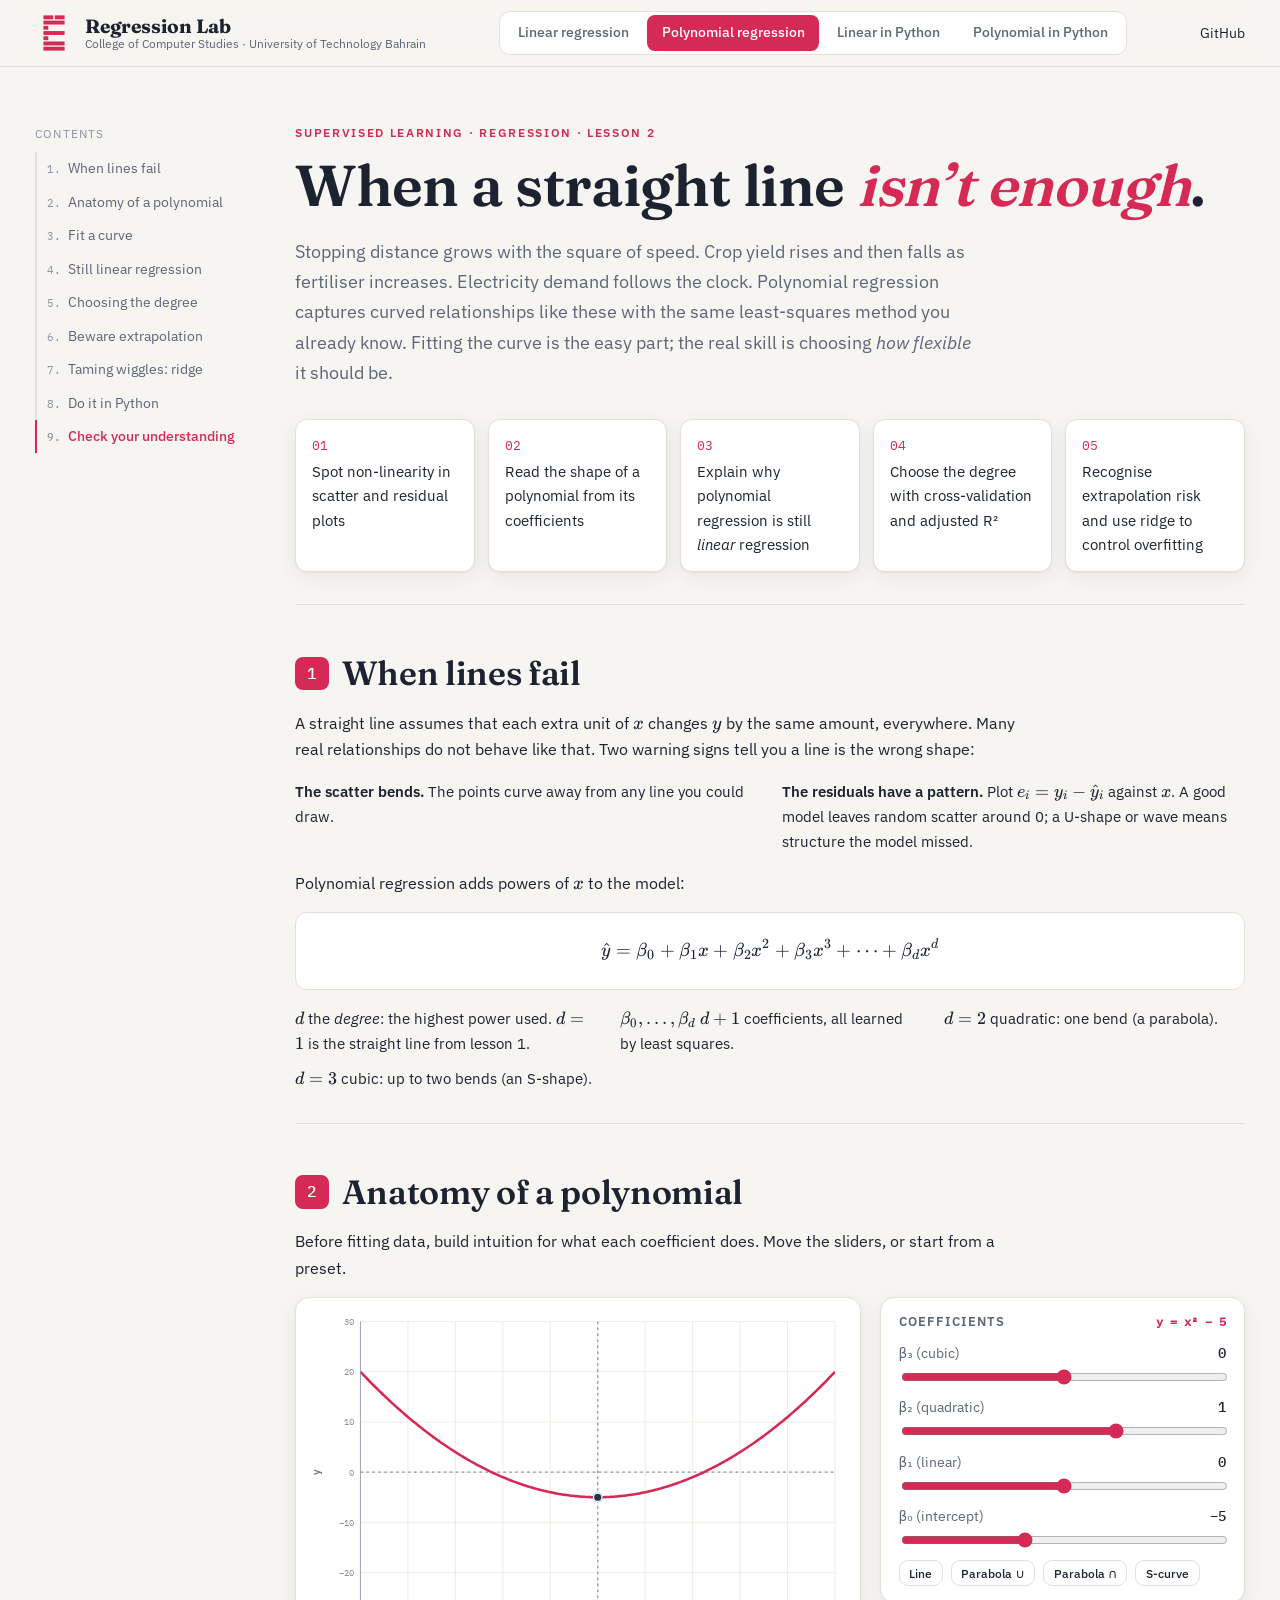
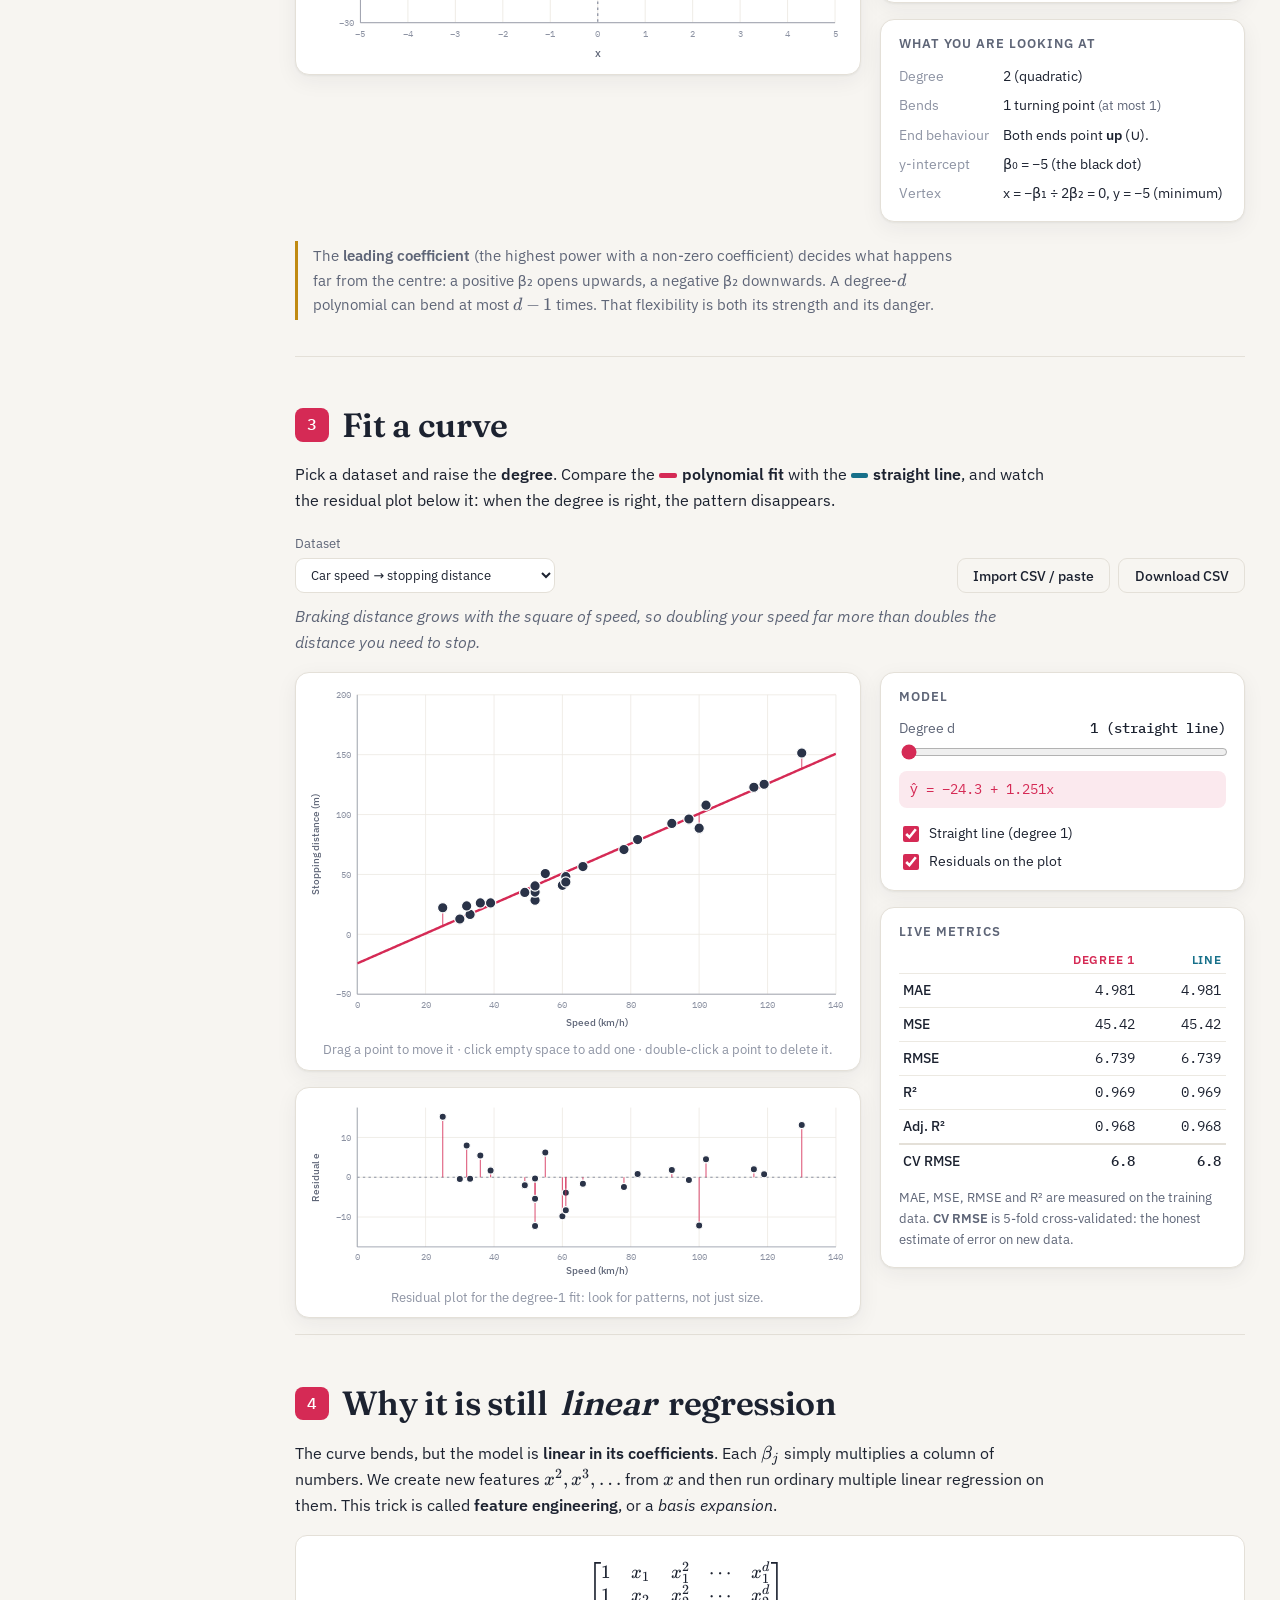
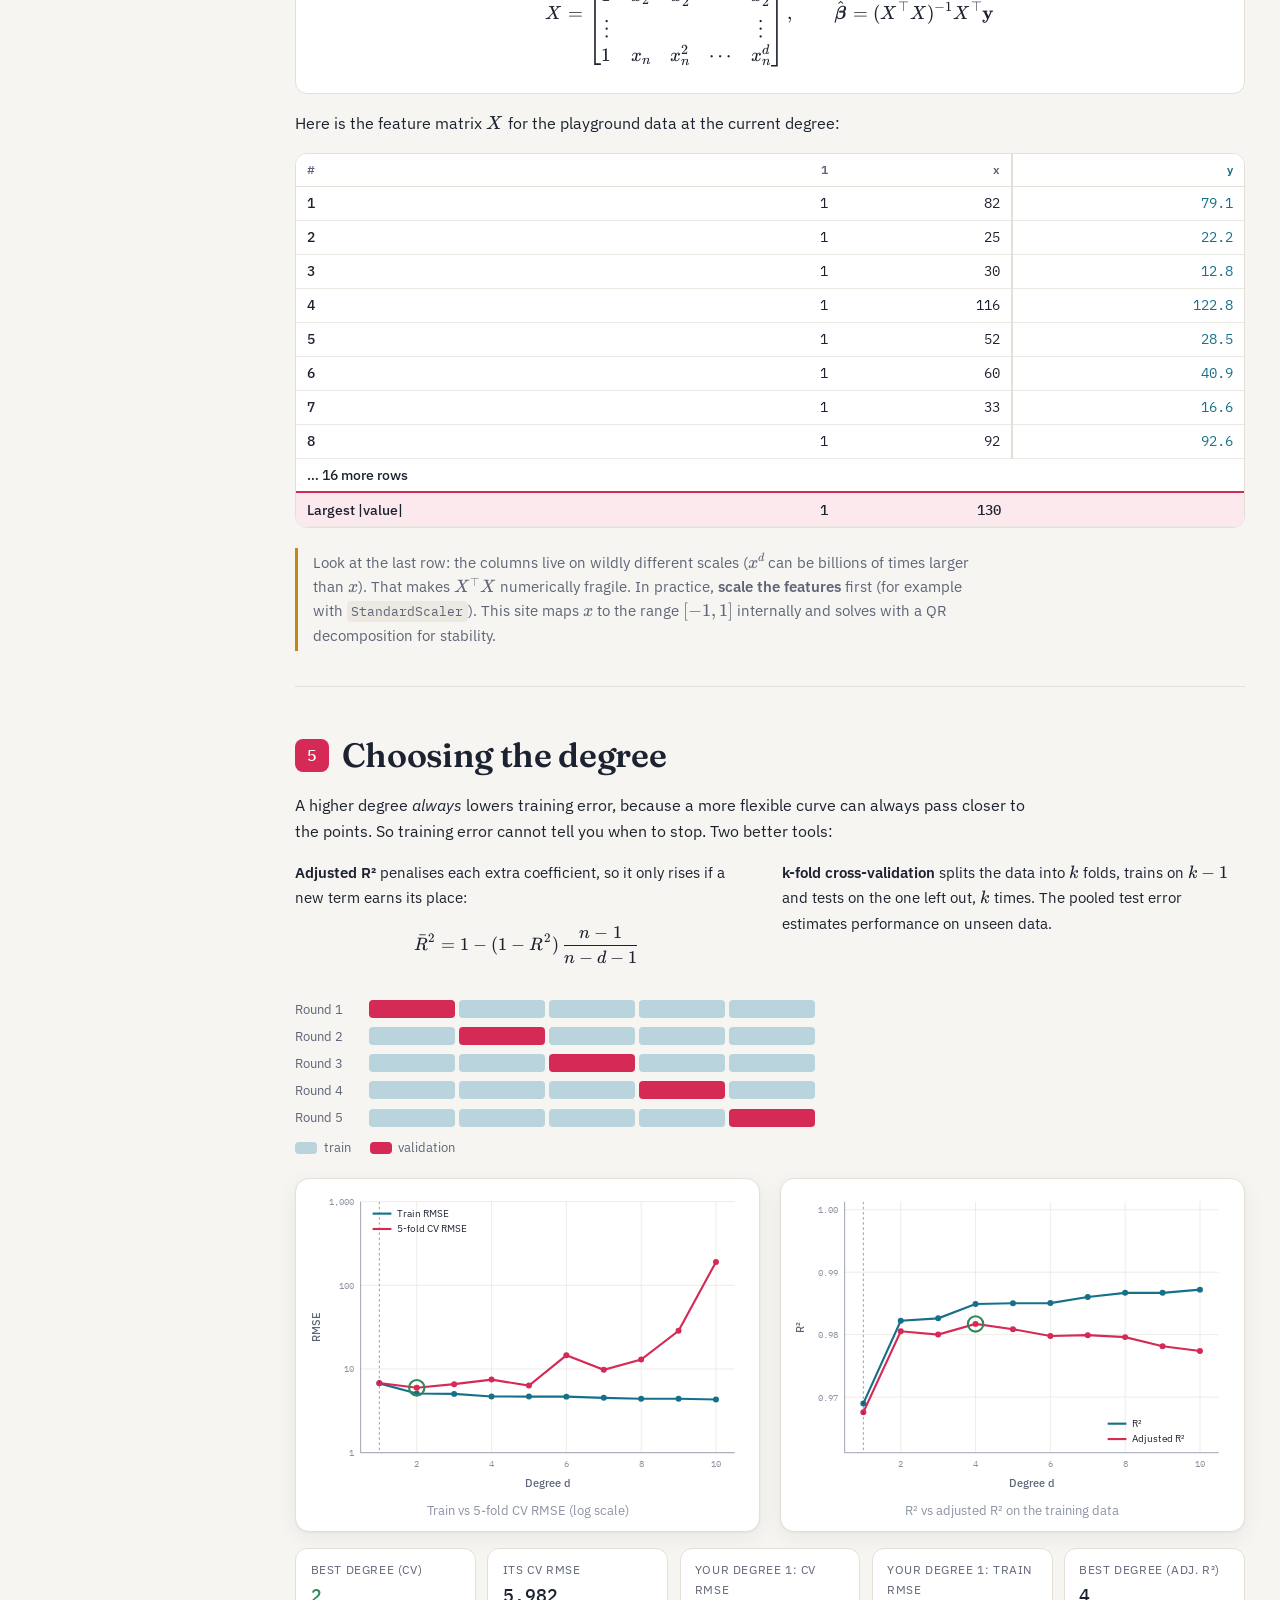
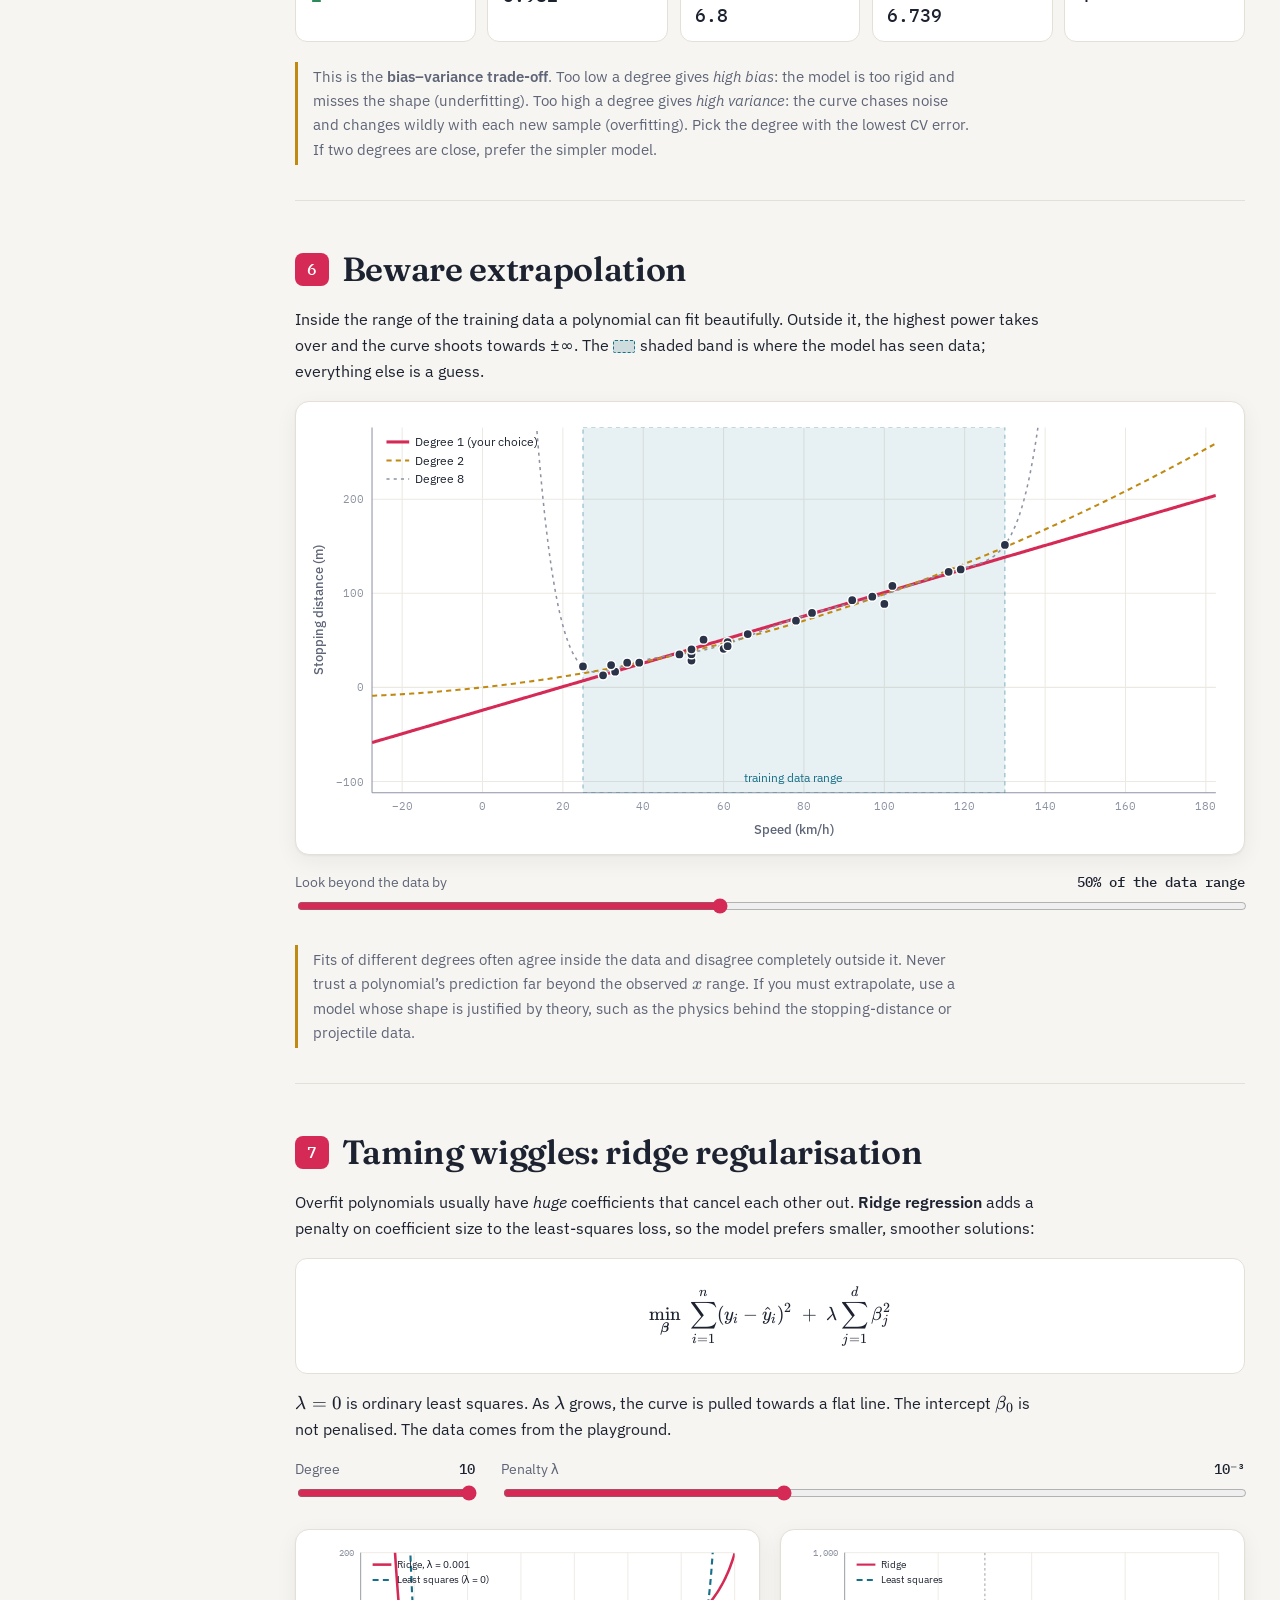
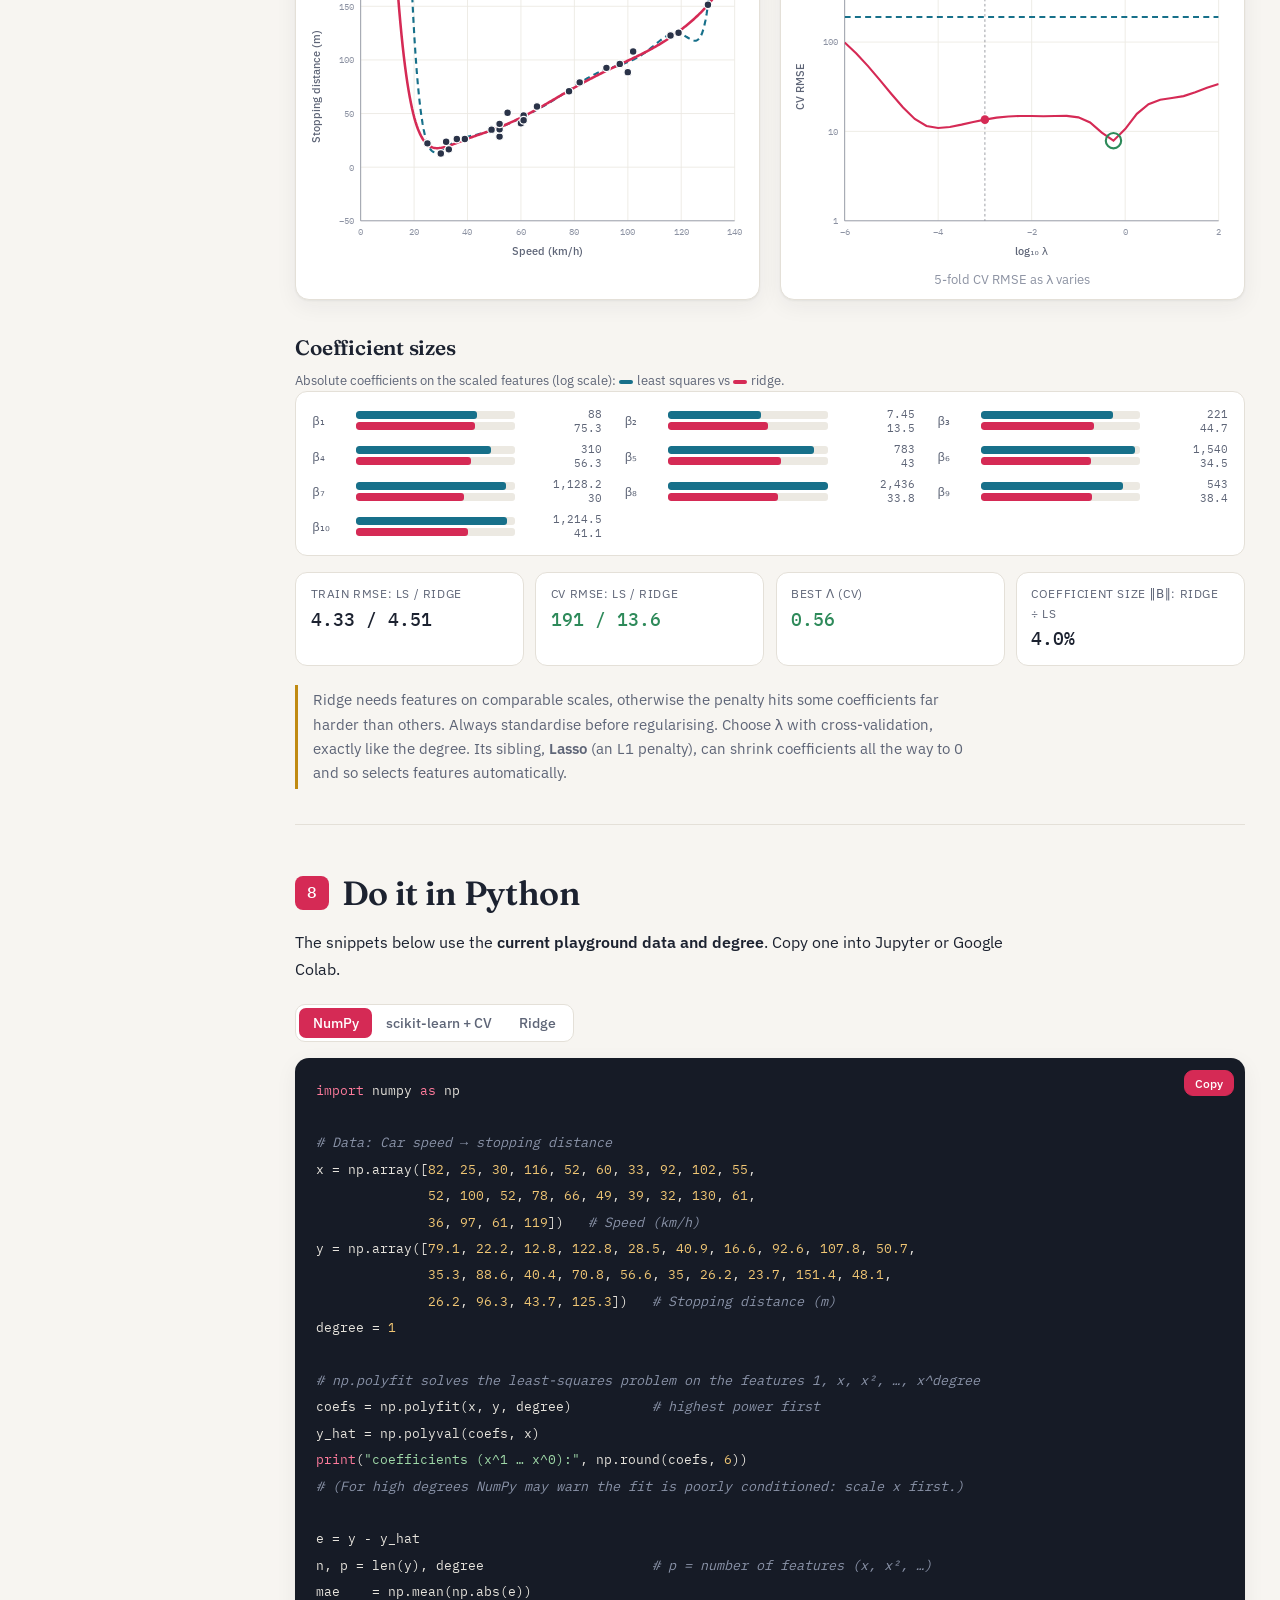
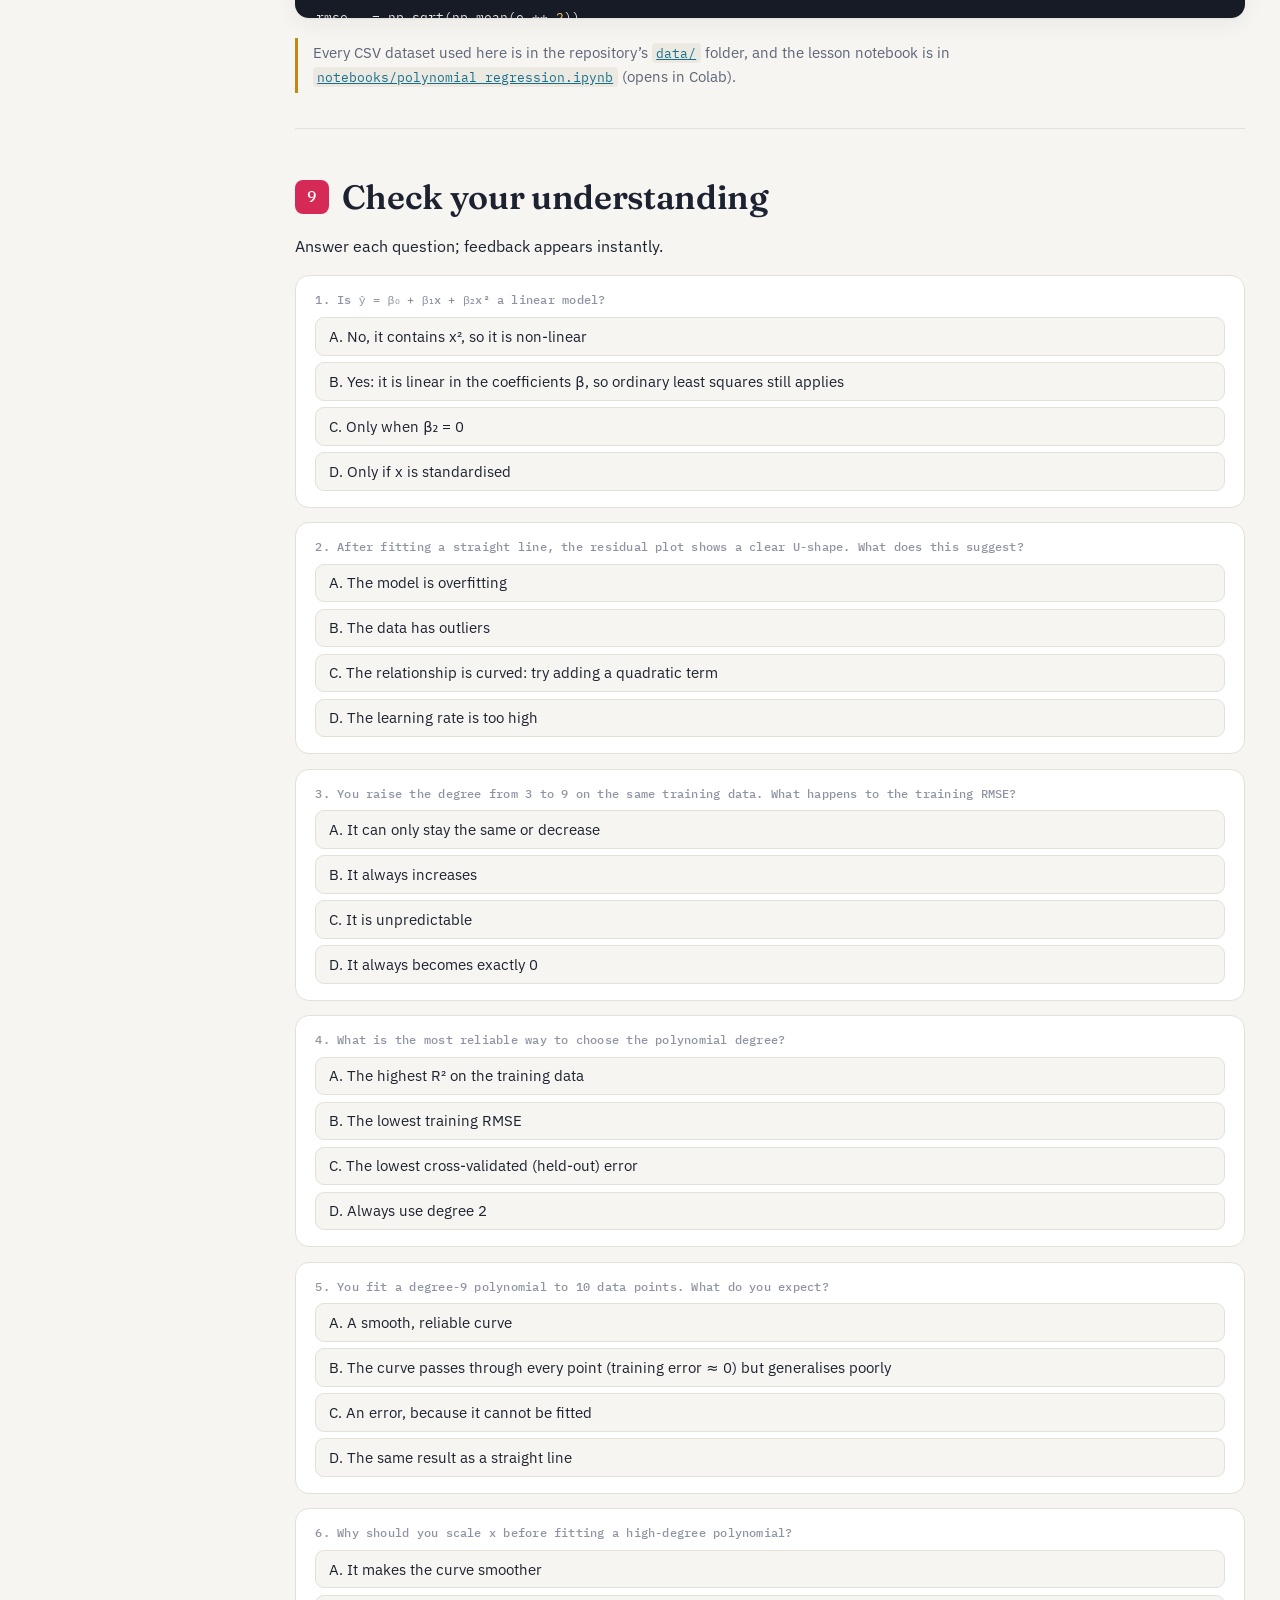
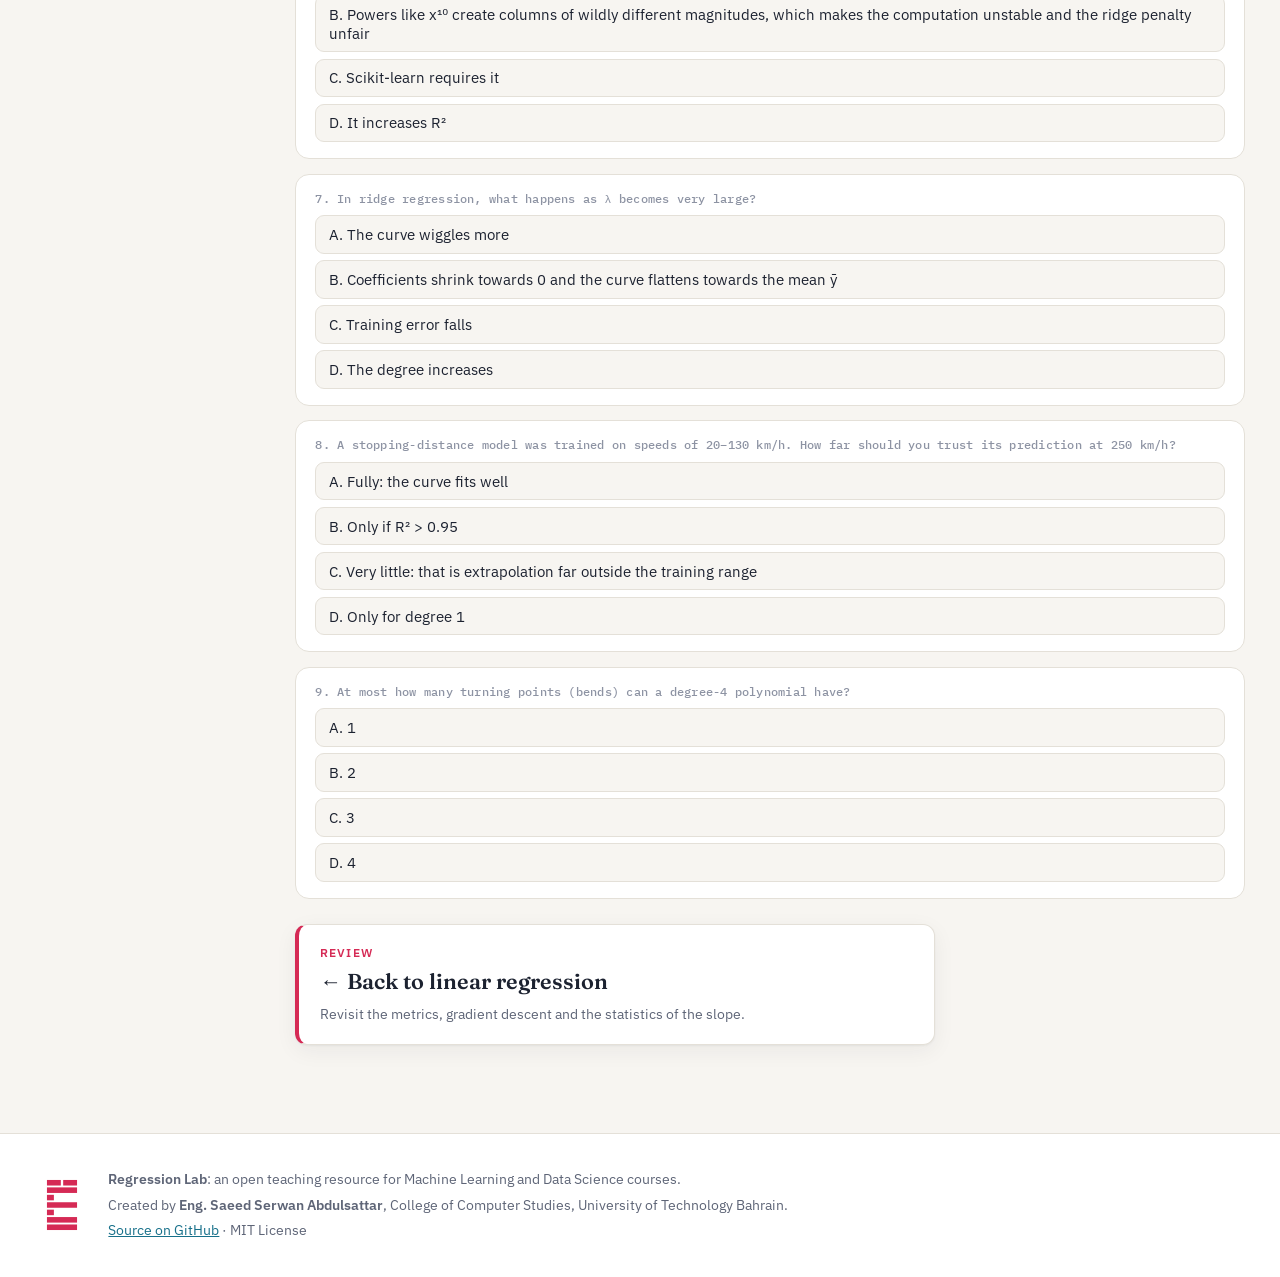
<file: polynomial.html>
<!DOCTYPE html>
<html lang="en">
<head>
  <meta charset="utf-8">
  <meta name="viewport" content="width=device-width, initial-scale=1">
  <title>Polynomial Regression · Regression Lab</title>
  <meta name="description" content="Interactive lesson on polynomial regression: fit curves with least squares, read residual plots, choose the degree with cross-validation, avoid extrapolation traps and regularise with ridge. College of Computer Studies, University of Technology Bahrain.">
  <meta name="author" content="Eng. Saeed Serwan Abdulsattar">
  <meta property="og:title" content="Polynomial Regression — Regression Lab">
  <meta property="og:description" content="When a straight line isn't enough: fit curves, choose the degree, and avoid overfitting.">
  <meta property="og:image" content="assets/img/favicon-512.png">
  <meta name="theme-color" content="#d52a55">
  <link rel="icon" type="image/svg+xml" href="assets/img/utb-logo.svg">
  <link rel="icon" type="image/png" sizes="32x32" href="assets/img/favicon-32.png">
  <link rel="apple-touch-icon" href="assets/img/favicon-180.png">
  <link rel="stylesheet" href="assets/vendor/katex/katex.min.css">
  <link rel="stylesheet" href="assets/css/style.css">
</head>
<body>

<header class="site-header">
  <a class="brand" href="index.html">
    <img class="brand-logo" src="assets/img/utb-logo.svg" alt="University of Technology Bahrain logo" onerror="this.remove()">
    <div class="brand-text">
      <span class="brand-title">Regression Lab</span>
      <span class="brand-sub">College of Computer Studies · University of Technology Bahrain</span>
    </div>
  </a>
  <nav class="page-tabs" aria-label="Lessons">
    <a href="index.html">Linear regression</a>
    <a href="polynomial.html" class="active" aria-current="page">Polynomial regression</a>
    <a href="code-linear.html">Linear in Python</a>
    <a href="code-polynomial.html">Polynomial in Python</a>
  </nav>
  <nav class="top-links">
    <a href="https://github.com/SaeedSerwan/regression" target="_blank" rel="noopener">GitHub</a>
  </nav>
</header>

<div class="layout">
  <aside class="toc" aria-label="Contents">
    <p class="toc-title">Contents</p>
    <ol>
      <li><a href="#why">When lines fail</a></li>
      <li><a href="#anatomy">Anatomy of a polynomial</a></li>
      <li><a href="#playground">Fit a curve</a></li>
      <li><a href="#design">Still linear regression</a></li>
      <li><a href="#degree">Choosing the degree</a></li>
      <li><a href="#extrapolation">Beware extrapolation</a></li>
      <li><a href="#ridge">Taming wiggles: ridge</a></li>
      <li><a href="#code">Do it in Python</a></li>
      <li><a href="#quiz">Check your understanding</a></li>
    </ol>
  </aside>

  <main>
    <!-- ================================================================ HERO -->
    <section class="hero">
      <p class="eyebrow">Supervised learning · Regression · Lesson 2</p>
      <h1>When a straight line <em>isn’t enough</em>.</h1>
      <p class="lead">
        Stopping distance grows with the square of speed. Crop yield rises and then falls as fertiliser increases.
        Electricity demand follows the clock. Polynomial regression captures curved relationships like these with the
        same least-squares method you already know. Fitting the curve is the easy part; the real skill is choosing <em>how flexible</em> it should be.
      </p>
      <div class="learn-grid">
        <div><span class="num">01</span>Spot non-linearity in scatter and residual plots</div>
        <div><span class="num">02</span>Read the shape of a polynomial from its coefficients</div>
        <div><span class="num">03</span>Explain why polynomial regression is still <em>linear</em> regression</div>
        <div><span class="num">04</span>Choose the degree with cross-validation and adjusted R²</div>
        <div><span class="num">05</span>Recognise extrapolation risk and use ridge to control overfitting</div>
      </div>
    </section>

    <!-- =========================================================== 1 · WHY -->
    <section id="why" class="chapter">
      <h2><span class="chap">1</span>When lines fail</h2>
      <p>A straight line assumes that each extra unit of \(x\) changes \(y\) by the same amount, everywhere. Many real relationships do not behave like that. Two warning signs tell you a line is the wrong shape:</p>
      <div class="def-grid">
        <div><strong>The scatter bends.</strong> The points curve away from any line you could draw.</div>
        <div><strong>The residuals have a pattern.</strong> Plot \(e_i = y_i - \hat y_i\) against \(x\). A good model leaves random scatter around 0; a U-shape or wave means structure the model missed.</div>
      </div>
      <p>Polynomial regression adds powers of \(x\) to the model:</p>
      <div class="formula">$$\hat y = \beta_0 + \beta_1 x + \beta_2 x^2 + \beta_3 x^3 + \dots + \beta_d x^d$$</div>
      <div class="def-grid">
        <div><strong>\(d\)</strong> the <em>degree</em>: the highest power used. \(d = 1\) is the straight line from lesson 1.</div>
        <div><strong>\(\beta_0, \dots, \beta_d\)</strong> \(d + 1\) coefficients, all learned by least squares.</div>
        <div><strong>\(d = 2\)</strong> quadratic: one bend (a parabola).</div>
        <div><strong>\(d = 3\)</strong> cubic: up to two bends (an S-shape).</div>
      </div>
    </section>

    <!-- ======================================================= 2 · ANATOMY -->
    <section id="anatomy" class="chapter">
      <h2><span class="chap">2</span>Anatomy of a polynomial</h2>
      <p>Before fitting data, build intuition for what each coefficient does. Move the sliders, or start from a preset.</p>
      <div class="pg-grid">
        <figure class="plot-card"><svg id="an-plot" class="plot" role="img" aria-label="Polynomial curve"></svg></figure>
        <div class="side">
          <div class="panel">
            <h4>Coefficients <span class="eq user" id="an-eq"></span></h4>
            <label class="slider"><span>β₃ (cubic) <b id="an-b3-val"></b></span><input type="range" id="an-b3" min="-1" max="1" step="0.01" value="0"></label>
            <label class="slider"><span>β₂ (quadratic) <b id="an-b2-val"></b></span><input type="range" id="an-b2" min="-3" max="3" step="0.05" value="1"></label>
            <label class="slider"><span>β₁ (linear) <b id="an-b1-val"></b></span><input type="range" id="an-b1" min="-10" max="10" step="0.1" value="0"></label>
            <label class="slider"><span>β₀ (intercept) <b id="an-b0-val"></b></span><input type="range" id="an-b0" min="-20" max="20" step="0.5" value="-5"></label>
            <div class="btn-row">
              <button class="btn ghost small" data-preset="line">Line</button>
              <button class="btn ghost small" data-preset="up">Parabola ∪</button>
              <button class="btn ghost small" data-preset="down">Parabola ∩</button>
              <button class="btn ghost small" data-preset="s">S-curve</button>
            </div>
          </div>
          <div class="panel" id="an-facts"></div>
        </div>
      </div>
      <p class="note">The <strong>leading coefficient</strong> (the highest power with a non-zero coefficient) decides what happens far from the centre: a positive β₂ opens upwards, a negative β₂ downwards. A degree-\(d\) polynomial can bend at most \(d - 1\) times. That flexibility is both its strength and its danger.</p>
    </section>

    <!-- ==================================================== 3 · PLAYGROUND -->
    <section id="playground" class="chapter">
      <h2><span class="chap">3</span>Fit a curve</h2>
      <p>Pick a dataset and raise the <strong>degree</strong>. Compare the <span class="swatch user"></span><strong>polynomial fit</strong> with the <span class="swatch fit"></span><strong>straight line</strong>, and watch the residual plot below it: when the degree is right, the pattern disappears.</p>

      <div class="toolbar">
        <label class="field">
          <span>Dataset</span>
          <select id="pds-select">
            <optgroup label="Curved, real-world style">
              <option value="stopping">Car speed → stopping distance</option>
              <option value="projectile">Thrown ball: height over time</option>
              <option value="fertiliser">Fertiliser → crop yield</option>
              <option value="income">Age → monthly income</option>
              <option value="electricity">Hour of day → electricity demand</option>
            </optgroup>
            <optgroup label="Experiments">
              <option value="straight">Straight-line data (control)</option>
              <option value="wave">Random wave (choose the noise)</option>
              <option value="blank">Blank canvas — make your own</option>
              <option value="custom" disabled>Your uploaded data</option>
            </optgroup>
          </select>
        </label>
        <div class="toolbar-actions">
          <button class="btn ghost" id="pbtn-import">Import CSV / paste</button>
          <button class="btn ghost" id="pbtn-export">Download CSV</button>
        </div>
      </div>

      <div id="pwave-controls" class="random-controls" hidden>
        <label class="slider"><span>Points <b id="pw-n-val"></b></span><input type="range" id="pw-n" min="8" max="80" value="30"></label>
        <label class="slider"><span>Noise σ <b id="pw-noise-val"></b></span><input type="range" id="pw-noise" min="0" max="0.8" step="0.05" value="0.25"></label>
        <button class="btn" id="pw-go">New sample</button>
      </div>

      <div id="pimport-panel" class="import-panel" hidden>
        <p>Paste two columns (x, y) separated by a comma, tab or space. A header row is fine. Or choose a <code>.csv</code> file.</p>
        <textarea id="pimport-text" rows="6" placeholder="speed,distance&#10;30,14&#10;50,35&#10;80,72"></textarea>
        <div class="row">
          <input type="file" id="pimport-file" accept=".csv,.txt,.tsv">
          <button class="btn" id="pimport-go">Load data</button>
          <span id="pimport-msg" class="msg"></span>
        </div>
      </div>

      <p class="story" id="pds-story"></p>

      <div class="pg-grid">
        <div class="stack">
          <figure class="plot-card">
            <svg id="pp-plot" class="plot" role="img" aria-label="Scatter plot with polynomial fit"></svg>
            <figcaption>Drag a point to move it · click empty space to add one · double-click a point to delete it.</figcaption>
          </figure>
          <figure class="plot-card">
            <svg id="pp-resid" class="plot" role="img" aria-label="Residuals against x"></svg>
            <figcaption>Residual plot for the degree-<span id="pp-resid-deg">1</span> fit: look for patterns, not just size.</figcaption>
          </figure>
        </div>

        <div class="side">
          <div class="panel">
            <h4>Model</h4>
            <label class="slider"><span>Degree d <b id="pp-deg-val"></b></span><input type="range" id="pp-deg" min="1" max="10" value="1"></label>
            <p class="poly-eq" id="pp-eq"></p>
            <div class="toggles">
              <label><input type="checkbox" id="ptg-line" checked> Straight line (degree 1)</label>
              <label><input type="checkbox" id="ptg-resid" checked> Residuals on the plot</label>
            </div>
          </div>
          <div class="panel">
            <h4>Live metrics</h4>
            <table class="metric-table">
              <thead><tr><th></th><th class="user" id="pp-col-deg">Degree d</th><th class="fit">Line</th></tr></thead>
              <tbody id="pp-metrics"></tbody>
            </table>
            <p class="tiny">MAE, MSE, RMSE and R² are measured on the training data. <strong>CV RMSE</strong> is 5-fold cross-validated: the honest estimate of error on new data.</p>
          </div>
        </div>
      </div>
    </section>

    <!-- ======================================================== 4 · DESIGN -->
    <section id="design" class="chapter">
      <h2><span class="chap">4</span>Why it is still <em>linear</em> regression</h2>
      <p>The curve bends, but the model is <strong>linear in its coefficients</strong>. Each \(\beta_j\) simply multiplies a column of numbers. We create new features \(x^2, x^3, \dots\) from \(x\) and then run ordinary multiple linear regression on them. This trick is called <strong>feature engineering</strong>, or a <em>basis expansion</em>.</p>
      <div class="formula">$$X = \begin{bmatrix} 1 & x_1 & x_1^2 & \cdots & x_1^d \\ 1 & x_2 & x_2^2 & \cdots & x_2^d \\ \vdots & & & & \vdots \\ 1 & x_n & x_n^2 & \cdots & x_n^d \end{bmatrix}, \qquad \hat{\boldsymbol\beta} = (X^\top X)^{-1} X^\top \mathbf{y}$$</div>
      <p>Here is the feature matrix \(X\) for the playground data at the current degree:</p>
      <div class="table-wrap"><table class="resid-table" id="dm-table"></table></div>
      <p class="note">Look at the last row: the columns live on wildly different scales (\(x^{d}\) can be billions of times larger than \(x\)). That makes \(X^\top X\) numerically fragile. In practice, <strong>scale the features</strong> first (for example with <code>StandardScaler</code>). This site maps \(x\) to the range \([-1, 1]\) internally and solves with a QR decomposition for stability.</p>
    </section>

    <!-- ======================================================== 5 · DEGREE -->
    <section id="degree" class="chapter">
      <h2><span class="chap">5</span>Choosing the degree</h2>
      <p>A higher degree <em>always</em> lowers training error, because a more flexible curve can always pass closer to the points. So training error cannot tell you when to stop. Two better tools:</p>
      <div class="def-grid">
        <div><strong>Adjusted R²</strong> penalises each extra coefficient, so it only rises if a new term earns its place: $$\bar R^2 = 1 - (1-R^2)\,\frac{n-1}{n-d-1}$$</div>
        <div><strong>k-fold cross-validation</strong> splits the data into \(k\) folds, trains on \(k-1\) and tests on the one left out, \(k\) times. The pooled test error estimates performance on unseen data.</div>
      </div>
      <div class="folds" aria-hidden="true" id="fold-diagram"></div>
      <div class="two-col">
        <figure class="plot-card"><svg id="dg-rmse" class="plot" role="img" aria-label="Training and cross-validated RMSE by degree"></svg><figcaption>Train vs 5-fold CV RMSE (log scale)</figcaption></figure>
        <figure class="plot-card"><svg id="dg-r2" class="plot" role="img" aria-label="R squared and adjusted R squared by degree"></svg><figcaption>R² vs adjusted R² on the training data</figcaption></figure>
      </div>
      <div class="callout-row" id="dg-stats"></div>
      <p class="note">This is the <strong>bias–variance trade-off</strong>. Too low a degree gives <em>high bias</em>: the model is too rigid and misses the shape (underfitting). Too high a degree gives <em>high variance</em>: the curve chases noise and changes wildly with each new sample (overfitting). Pick the degree with the lowest CV error. If two degrees are close, prefer the simpler model.</p>
    </section>

    <!-- ================================================= 6 · EXTRAPOLATION -->
    <section id="extrapolation" class="chapter">
      <h2><span class="chap">6</span>Beware extrapolation</h2>
      <p>Inside the range of the training data a polynomial can fit beautifully. Outside it, the highest power takes over and the curve shoots towards ±∞. The <span class="swatch shade"></span>shaded band is where the model has seen data; everything else is a guess.</p>
      <figure class="plot-card"><svg id="ex-plot" class="plot" role="img" aria-label="Polynomial fits extended beyond the data"></svg></figure>
      <div class="controls-row">
        <label class="slider wide"><span>Look beyond the data by <b id="ex-ext-val"></b></span><input type="range" id="ex-ext" min="0.1" max="1" step="0.05" value="0.5"></label>
      </div>
      <p class="note">Fits of different degrees often agree inside the data and disagree completely outside it. Never trust a polynomial’s prediction far beyond the observed \(x\) range. If you must extrapolate, use a model whose shape is justified by theory, such as the physics behind the stopping-distance or projectile data.</p>
    </section>

    <!-- ========================================================= 7 · RIDGE -->
    <section id="ridge" class="chapter">
      <h2><span class="chap">7</span>Taming wiggles: ridge regularisation</h2>
      <p>Overfit polynomials usually have <em>huge</em> coefficients that cancel each other out. <strong>Ridge regression</strong> adds a penalty on coefficient size to the least-squares loss, so the model prefers smaller, smoother solutions:</p>
      <div class="formula">$$\min_{\boldsymbol\beta}\; \sum_{i=1}^{n} (y_i - \hat y_i)^2 \;+\; \lambda \sum_{j=1}^{d} \beta_j^2$$</div>
      <p>\(\lambda = 0\) is ordinary least squares. As \(\lambda\) grows, the curve is pulled towards a flat line. The intercept \(\beta_0\) is not penalised. The data comes from the playground.</p>
      <div class="controls-row">
        <label class="slider"><span>Degree <b id="rg-deg-val"></b></span><input type="range" id="rg-deg" min="2" max="10" value="10"></label>
        <label class="slider wide"><span>Penalty λ <b id="rg-lam-val"></b></span><input type="range" id="rg-lam" min="-6" max="2" step="0.1" value="-3"></label>
      </div>
      <div class="two-col">
        <figure class="plot-card"><svg id="rg-plot" class="plot" role="img" aria-label="Ridge versus unregularised fit"></svg></figure>
        <figure class="plot-card"><svg id="rg-cv" class="plot" role="img" aria-label="CV RMSE by lambda"></svg><figcaption>5-fold CV RMSE as λ varies</figcaption></figure>
      </div>
      <h3>Coefficient sizes</h3>
      <p class="tiny">Absolute coefficients on the scaled features (log scale): <span class="swatch fit"></span>least squares vs <span class="swatch user"></span>ridge.</p>
      <div id="rg-bars" class="coef-bars"></div>
      <div class="callout-row" id="rg-stats"></div>
      <p class="note">Ridge needs features on comparable scales, otherwise the penalty hits some coefficients far harder than others. Always standardise before regularising. Choose λ with cross-validation, exactly like the degree. Its sibling, <strong>Lasso</strong> (an L1 penalty), can shrink coefficients all the way to 0 and so selects features automatically.</p>
    </section>

    <!-- ========================================================== 8 · CODE -->
    <section id="code" class="chapter">
      <h2><span class="chap">8</span>Do it in Python</h2>
      <p>The snippets below use the <strong>current playground data and degree</strong>. Copy one into Jupyter or Google Colab.</p>
      <div class="seg" role="tablist" aria-label="Code examples">
        <button class="seg-btn active" data-code="numpy">NumPy</button>
        <button class="seg-btn" data-code="sklearn">scikit-learn + CV</button>
        <button class="seg-btn" data-code="ridge">Ridge</button>
      </div>
      <div class="code-box">
        <button class="btn small copy" id="pcode-copy">Copy</button>
        <pre><code id="pcode-block"></code></pre>
      </div>
      <p class="note">Every CSV dataset used here is in the repository’s <a href="https://github.com/SaeedSerwan/regression/tree/main/data" target="_blank" rel="noopener"><code>data/</code></a> folder, and the lesson notebook is in <a href="https://colab.research.google.com/github/SaeedSerwan/regression/blob/main/notebooks/polynomial_regression.ipynb" target="_blank" rel="noopener"><code>notebooks/polynomial_regression.ipynb</code></a> (opens in Colab).</p>
    </section>

    <!-- ========================================================== 9 · QUIZ -->
    <section id="quiz" class="chapter">
      <h2><span class="chap">9</span>Check your understanding</h2>
      <p>Answer each question; feedback appears instantly.</p>
      <div id="pquiz-box"></div>
      <div class="quiz-score" id="pquiz-score"></div>
      <a class="next-card" href="index.html">
        <span class="next-eyebrow">Review</span>
        <span class="next-title">← Back to linear regression</span>
        <span class="next-text">Revisit the metrics, gradient descent and the statistics of the slope.</span>
      </a>
    </section>
  </main>
</div>

<footer class="site-footer">
  <div class="footer-inner">
    <img class="footer-logo" src="assets/img/utb-logo.svg" alt="" onerror="this.remove()">
    <div>
      <p><strong>Regression Lab</strong>: an open teaching resource for Machine Learning and Data Science courses.</p>
      <p>Created by <strong>Eng. Saeed Serwan Abdulsattar</strong>, College of Computer Studies, University of Technology Bahrain.</p>
      <p><a href="https://github.com/SaeedSerwan/regression" target="_blank" rel="noopener">Source on GitHub</a> · MIT License</p>
    </div>
  </div>
</footer>

<div id="tooltip" class="tooltip" hidden></div>

<script src="assets/vendor/katex/katex.min.js"></script>
<script src="assets/vendor/katex/auto-render.min.js"></script>
<script src="assets/js/core.js"></script>
<script src="assets/js/ui.js"></script>
<script src="assets/js/poly.js"></script>
</body>
</html>
</file>
<file: assets/css/style.css>
/* Regression Lab — styles
   Author: Eng. Saeed Serwan Abdulsattar */

@font-face { font-family: "Fraunces"; font-weight: 500; font-display: swap; src: url(../vendor/fonts/fraunces-latin-500-normal.woff2) format("woff2"); }
@font-face { font-family: "Fraunces"; font-weight: 600; font-display: swap; src: url(../vendor/fonts/fraunces-latin-600-normal.woff2) format("woff2"); }
@font-face { font-family: "Fraunces"; font-weight: 700; font-display: swap; src: url(../vendor/fonts/fraunces-latin-700-normal.woff2) format("woff2"); }
@font-face { font-family: "IBM Plex Sans"; font-weight: 400; font-display: swap; src: url(../vendor/fonts/ibm-plex-sans-latin-400-normal.woff2) format("woff2"); }
@font-face { font-family: "IBM Plex Sans"; font-weight: 400; font-style: italic; font-display: swap; src: url(../vendor/fonts/ibm-plex-sans-latin-400-italic.woff2) format("woff2"); }
@font-face { font-family: "IBM Plex Sans"; font-weight: 500; font-display: swap; src: url(../vendor/fonts/ibm-plex-sans-latin-500-normal.woff2) format("woff2"); }
@font-face { font-family: "IBM Plex Sans"; font-weight: 600; font-display: swap; src: url(../vendor/fonts/ibm-plex-sans-latin-600-normal.woff2) format("woff2"); }
@font-face { font-family: "IBM Plex Mono"; font-weight: 400; font-display: swap; src: url(../vendor/fonts/ibm-plex-mono-latin-400-normal.woff2) format("woff2"); }
@font-face { font-family: "IBM Plex Mono"; font-weight: 500; font-display: swap; src: url(../vendor/fonts/ibm-plex-mono-latin-500-normal.woff2) format("woff2"); }

:root {
  --utb: #d52a55;
  --paper: #f7f5f1;
  --card: #ffffff;
  --ink: #1c2230;
  --muted: #5e6577;
  --faint: #8d93a3;
  --line: #e4e0d8;
  --grid: #ece9e2;
  --user: #d52a55;          /* your line = UTB crimson */
  --fit: #17708a;           /* best fit = deep teal */
  --mean: #c08a12;          /* baseline mean */
  --point: #2a3348;
  --good: #2e8a5a;
  --bad: #d52a55;
  --hl: #fbe9ee;
  --shadow: 0 1px 2px rgba(28, 34, 48, .05), 0 6px 22px rgba(28, 34, 48, .06);
  --radius: 14px;
  --font-body: "IBM Plex Sans", system-ui, -apple-system, "Segoe UI", sans-serif;
  --font-head: "Fraunces", Georgia, serif;
  --font-mono: "IBM Plex Mono", ui-monospace, Menlo, Consolas, monospace;
}
@media (prefers-color-scheme: dark) {
  :root {
    --paper: #12151c;
    --card: #1a1f2a;
    --ink: #e9e7e2;
    --muted: #a3a9b8;
    --faint: #737a8b;
    --line: #2a3141;
    --grid: #232a38;
    --user: #ff5f86;
    --fit: #4cc3dc;
    --mean: #e6b343;
    --point: #d9dce5;
    --good: #5ccf8f;
    --bad: #ff5f86;
    --hl: #3a1c27;
    --shadow: 0 1px 2px rgba(0, 0, 0, .3), 0 8px 24px rgba(0, 0, 0, .25);
  }
}

* { box-sizing: border-box; }
[hidden] { display: none !important; }
html { scroll-behavior: smooth; scroll-padding-top: 80px; }
body {
  margin: 0; background: var(--paper); color: var(--ink);
  font: 16px/1.65 var(--font-body);
  -webkit-font-smoothing: antialiased;
}
a { color: var(--fit); }
code { font-family: var(--font-mono); font-size: .9em; background: var(--grid); padding: .1em .35em; border-radius: 4px; }
h1, h2, h3, h4 { font-family: var(--font-head); font-weight: 600; line-height: 1.2; letter-spacing: -.01em; }
h3 { font-size: 1.3rem; margin: 2.2rem 0 .5rem; }
h4 { font-family: var(--font-body); font-size: .8rem; text-transform: uppercase; letter-spacing: .08em; color: var(--muted); margin: 0 0 .8rem; display: flex; justify-content: space-between; align-items: baseline; gap: .5rem; }

/* ---------------------------------------------------------------- header */
.site-header {
  position: sticky; top: 0; z-index: 20;
  display: flex; align-items: center; justify-content: space-between; gap: 1rem;
  padding: .7rem clamp(1rem, 3vw, 2.2rem);
  background: color-mix(in srgb, var(--paper) 88%, transparent);
  backdrop-filter: blur(10px);
  border-bottom: 1px solid var(--line);
}
.brand { display: flex; align-items: center; gap: .75rem; }
.brand-logo { width: 38px; height: 38px; }
.brand-text { display: flex; flex-direction: column; line-height: 1.15; }
.brand-title { font-family: var(--font-head); font-weight: 700; font-size: 1.2rem; }
.brand-sub { font-size: .75rem; color: var(--muted); }
.page-tabs { display: flex; gap: 4px; background: var(--card); border: 1px solid var(--line); border-radius: 11px; padding: 3px; }
.page-tabs a { font-size: .88rem; font-weight: 500; color: var(--muted); text-decoration: none; padding: .38rem .9rem; border-radius: 8px; white-space: nowrap; }
.page-tabs a:hover { color: var(--ink); }
.page-tabs a.active { background: var(--utb); color: #fff; }
.next-card { display: block; margin: 1.6rem 0 .5rem; padding: 1.1rem 1.3rem; border: 1px solid var(--line); border-left: 4px solid var(--utb); border-radius: 12px; background: var(--card); text-decoration: none; color: var(--ink); box-shadow: var(--shadow); max-width: 640px; transition: transform .12s, border-color .12s; }
.next-card:hover { transform: translateY(-2px); border-color: var(--utb); }
.next-eyebrow { display: block; font-size: .72rem; text-transform: uppercase; letter-spacing: .1em; color: var(--utb); font-weight: 600; }
.next-title { display: block; font-family: var(--font-head); font-size: 1.35rem; font-weight: 600; margin: .1rem 0 .2rem; }
.next-text { display: block; font-size: .9rem; color: var(--muted); }
.top-links { display: flex; gap: 1.2rem; font-size: .9rem; }
.top-links a { color: var(--ink); text-decoration: none; }
.top-links a:hover { color: var(--utb); }

/* ---------------------------------------------------------------- layout */
.layout { display: grid; grid-template-columns: 220px minmax(0, 1fr); gap: 2.5rem; max-width: 1320px; margin: 0 auto; padding: 0 clamp(1rem, 3vw, 2.2rem); }
.toc { position: sticky; top: 84px; align-self: start; padding-top: 2.5rem; font-size: .88rem; }
.toc-title { font-size: .72rem; text-transform: uppercase; letter-spacing: .1em; color: var(--faint); margin: 0 0 .6rem; }
.toc ol { list-style: none; margin: 0; padding: 0; counter-reset: toc; }
.toc li { counter-increment: toc; }
.toc a { display: block; padding: .32rem .6rem; border-left: 2px solid var(--line); color: var(--muted); text-decoration: none; }
.toc a::before { content: counter(toc) ". "; color: var(--faint); font-family: var(--font-mono); font-size: .8em; }
.toc a:hover { color: var(--ink); }
.toc a.active { color: var(--utb); border-left-color: var(--utb); font-weight: 500; }
main { min-width: 0; padding-bottom: 4rem; }

/* ------------------------------------------------------------------ hero */
.hero { padding: 3.5rem 0 2rem; border-bottom: 1px solid var(--line); }
.eyebrow { text-transform: uppercase; letter-spacing: .14em; font-size: .75rem; color: var(--utb); font-weight: 600; margin: 0 0 .5rem; }
.hero h1 { font-size: clamp(2.3rem, 5vw, 3.6rem); margin: 0 0 1rem; font-weight: 600; }
.hero h1 em { color: var(--utb); font-style: italic; }
.lead { font-size: 1.15rem; color: var(--muted); max-width: 62ch; margin: 0 0 2rem; }
.learn-grid { display: grid; grid-template-columns: repeat(auto-fit, minmax(160px, 1fr)); gap: .8rem; }
.learn-grid > div { background: var(--card); border: 1px solid var(--line); border-radius: 12px; padding: .9rem 1rem; font-size: .92rem; box-shadow: var(--shadow); }
.learn-grid .num { display: block; font-family: var(--font-mono); color: var(--utb); font-size: .8rem; margin-bottom: .25rem; }

/* -------------------------------------------------------------- chapters */
.chapter { padding: 3rem 0 1rem; border-bottom: 1px solid var(--line); }
.chapter:last-child { border-bottom: 0; }
.chapter > p { max-width: 75ch; }
.chapter h2 { font-size: clamp(1.6rem, 3vw, 2.1rem); margin: 0 0 1rem; display: flex; align-items: center; gap: .8rem; }
.chap { display: inline-grid; place-items: center; width: 2.1rem; height: 2.1rem; border-radius: 8px; background: var(--utb); color: #fff; font-family: var(--font-mono); font-size: 1rem; font-weight: 500; flex: none; }
.formula { background: var(--card); border: 1px solid var(--line); border-radius: 12px; padding: .6rem 1rem; margin: 1rem 0; overflow-x: auto; }
.def-grid { display: grid; grid-template-columns: repeat(auto-fit, minmax(240px, 1fr)); gap: .6rem 1.5rem; margin: 1rem 0; font-size: .95rem; }
.note { font-size: .92rem; color: var(--muted); border-left: 3px solid var(--mean); padding: .2rem 0 .2rem .9rem; margin: 1.2rem 0; }
.story { color: var(--muted); font-style: italic; margin: .6rem 0 1rem; }
.swatch { display: inline-block; width: 1.1em; height: .3em; border-radius: 2px; vertical-align: middle; margin-right: .3em; }
.swatch.user { background: var(--user); }
.swatch.fit { background: var(--fit); }
.swatch.bad { background: var(--bad); width: .7em; height: .7em; border-radius: 50%; }
.swatch.point { background: var(--point); width: .7em; height: .7em; border-radius: 50%; }
.swatch.hollow { border: 2px solid var(--fit); width: .7em; height: .7em; border-radius: 50%; }

/* --------------------------------------------------------------- controls */
.btn { font: 500 .88rem var(--font-body); border: 1px solid var(--utb); background: var(--utb); color: #fff; padding: .48rem .95rem; border-radius: 9px; cursor: pointer; transition: transform .08s, filter .15s; }
.btn:hover { filter: brightness(1.08); }
.btn:active { transform: translateY(1px); }
.btn.ghost { background: transparent; color: var(--ink); border-color: var(--line); }
.btn.ghost:hover { border-color: var(--utb); color: var(--utb); }
.btn.small { padding: .25rem .6rem; font-size: .78rem; }
.btn-row { display: flex; gap: .5rem; flex-wrap: wrap; }
select, textarea, input[type=file] { font: inherit; color: var(--ink); }
select { background: var(--card); border: 1px solid var(--line); border-radius: 9px; padding: .45rem .7rem; min-width: 260px; }
textarea { width: 100%; background: var(--card); border: 1px solid var(--line); border-radius: 9px; padding: .6rem; font-family: var(--font-mono); font-size: .85rem; }
.field { display: flex; flex-direction: column; gap: .25rem; font-size: .8rem; color: var(--muted); }
.toolbar { display: flex; flex-wrap: wrap; justify-content: space-between; align-items: flex-end; gap: 1rem; margin: 1.2rem 0 .3rem; }
.toolbar-actions { display: flex; gap: .5rem; }
.random-controls, .controls-row { display: flex; flex-wrap: wrap; align-items: flex-end; gap: 1rem 1.6rem; margin: 1rem 0; }
.random-controls { background: var(--card); border: 1px dashed var(--line); padding: .8rem 1rem; border-radius: 12px; }
.import-panel { background: var(--card); border: 1px solid var(--line); border-radius: 12px; padding: 1rem; margin: 1rem 0; }
.import-panel p { margin-top: 0; font-size: .9rem; color: var(--muted); }
.import-panel .row { display: flex; align-items: center; gap: 1rem; flex-wrap: wrap; margin-top: .6rem; }
.msg { font-size: .85rem; }
.msg.err { color: var(--bad); }
.msg.ok { color: var(--good); }

.slider { display: flex; flex-direction: column; gap: .15rem; font-size: .85rem; color: var(--muted); min-width: 180px; margin-bottom: .6rem; }
.slider.wide { min-width: 280px; flex: 1; }
.slider span { display: flex; justify-content: space-between; }
.slider b { font-family: var(--font-mono); font-weight: 500; color: var(--ink); }
input[type=range] { width: 100%; accent-color: var(--utb); }
.check { font-size: .88rem; display: flex; gap: .4rem; align-items: center; }
.toggles { display: grid; gap: .3rem; margin-top: .9rem; font-size: .88rem; }
.toggles label { display: flex; align-items: center; gap: .45rem; cursor: pointer; flex-wrap: wrap; }
input[type=checkbox] { accent-color: var(--utb); width: 1rem; height: 1rem; }
.eq { font-family: var(--font-mono); font-size: .78rem; text-transform: none; letter-spacing: 0; }
.eq.user { color: var(--user); }
.eq.fit { color: var(--fit); }

.seg { display: inline-flex; border: 1px solid var(--line); border-radius: 10px; padding: 3px; background: var(--card); margin: .4rem 0 1rem; flex-wrap: wrap; }
.seg-btn { font: 500 .85rem var(--font-body); border: 0; background: transparent; color: var(--muted); padding: .38rem .85rem; border-radius: 7px; cursor: pointer; }
.seg-btn.active { background: var(--utb); color: #fff; }

/* ------------------------------------------------------------------ plots */
.pg-grid { display: grid; grid-template-columns: minmax(0, 1.55fr) minmax(300px, 1fr); gap: 1.2rem; align-items: start; }
.two-col { display: grid; grid-template-columns: repeat(2, minmax(0, 1fr)); gap: 1.2rem; }
.gd-grid { display: grid; grid-template-columns: repeat(3, minmax(0, 1fr)); gap: 1rem; }
.plot-card { margin: 0; background: var(--card); border: 1px solid var(--line); border-radius: var(--radius); padding: .6rem; box-shadow: var(--shadow); }
.plot-card figcaption { font-size: .8rem; color: var(--faint); text-align: center; padding: .3rem .4rem 0; }
.plot { width: 100%; height: auto; display: block; touch-action: none; user-select: none; }
#pg-plot { cursor: crosshair; }
.plot .grid line { stroke: var(--grid); }
.plot .axis line, .plot .axis path { stroke: var(--faint); }
.plot text { fill: var(--muted); font: 12px var(--font-body); }
.plot .tick text { font: 11px var(--font-mono); fill: var(--faint); }
.plot .axis-label { font: 500 12.5px var(--font-body); fill: var(--muted); }
.plot .pt { fill: var(--point); stroke: var(--card); stroke-width: 1.5; }
.plot .pt.drag { cursor: grab; }
.plot .pt.hover { fill: var(--utb); }
.plot .pt.test { fill: var(--card); stroke: var(--fit); stroke-width: 2; }
.plot .pt.out { fill: var(--bad); }
.plot .line-user { stroke: var(--user); stroke-width: 3; fill: none; }
.plot .line-fit { stroke: var(--fit); stroke-width: 2.5; fill: none; stroke-dasharray: 7 5; }
.plot .line-fit.solid { stroke-dasharray: none; }
.plot .line-ghost { stroke: var(--faint); stroke-width: 1.5; fill: none; stroke-dasharray: 3 4; }
.plot .line-mean { stroke: var(--mean); stroke-width: 2; stroke-dasharray: 2 4; fill: none; }
.plot .resid { stroke: var(--user); stroke-width: 1.4; opacity: .75; }
.plot .resid.fit { stroke: var(--fit); }
.plot .sq { fill: var(--user); opacity: .13; stroke: var(--user); stroke-opacity: .5; }
.plot .sq.fit { fill: var(--fit); stroke: var(--fit); }
.plot .series-a { stroke: var(--fit); stroke-width: 2.5; fill: none; }
.plot .series-b { stroke: var(--user); stroke-width: 2.5; fill: none; }
.plot .series-c { stroke: var(--mean); stroke-width: 2; fill: none; stroke-dasharray: 5 4; }
.plot .marker { stroke: var(--ink); stroke-width: 1; stroke-dasharray: 3 3; opacity: .5; }
.plot .dot-a { fill: var(--fit); }
.plot .dot-b { fill: var(--user); }
.plot .legend text { font-size: 12px; fill: var(--ink); }
.plot .warn { fill: var(--bad); font-weight: 600; font-size: 14px; }

.contour-card { display: flex; flex-direction: column; }
.contour-wrap { position: relative; aspect-ratio: 1; width: 100%; }
.contour-wrap canvas { width: 100%; height: 100%; border-radius: 8px; display: block; }

/* -------------------------------------------------------------- side panel */
.side { display: grid; gap: 1rem; }
.panel { background: var(--card); border: 1px solid var(--line); border-radius: var(--radius); padding: 1rem 1.1rem; box-shadow: var(--shadow); }
.metric-table { width: 100%; border-collapse: collapse; font-size: .9rem; }
.metric-table th { font: 600 .74rem var(--font-body); text-transform: uppercase; letter-spacing: .06em; text-align: right; padding: 0 .3rem .4rem; }
.metric-table th.user { color: var(--user); }
.metric-table th.fit { color: var(--fit); }
.metric-table td { padding: .32rem .3rem; border-top: 1px solid var(--grid); text-align: right; font-family: var(--font-mono); font-size: .86rem; }
.metric-table td:first-child { text-align: left; font-family: var(--font-body); font-weight: 500; }
.metric-table td.better { color: var(--good); font-weight: 500; }
.metric-table td .neg { color: var(--bad); }
.meter { margin-top: .9rem; }
.meter-label { display: flex; justify-content: space-between; font-size: .8rem; color: var(--muted); margin-bottom: .3rem; }
.meter-label b { font-family: var(--font-mono); color: var(--ink); }
.meter-track { height: 9px; background: var(--grid); border-radius: 99px; overflow: hidden; }
.meter-fill { height: 100%; width: 0; background: linear-gradient(90deg, var(--user), var(--mean) 55%, var(--good)); border-radius: 99px; transition: width .15s; }

/* ------------------------------------------------------------ live blocks */
.callout-row { display: grid; grid-template-columns: repeat(auto-fit, minmax(150px, 1fr)); gap: .7rem; margin: 1rem 0; }
.stat { background: var(--card); border: 1px solid var(--line); border-radius: 12px; padding: .7rem .9rem; }
.stat span { display: block; font-size: .75rem; color: var(--muted); text-transform: uppercase; letter-spacing: .05em; }
.stat b { font-family: var(--font-mono); font-weight: 500; font-size: 1.15rem; }
.stat.hot { border-color: var(--bad); background: var(--hl); }
.stat.good b { color: var(--good); }
.stat.bad b { color: var(--bad); }
.live-calc { font-family: var(--font-mono); font-size: .88rem; background: var(--card); border: 1px dashed var(--line); padding: .7rem 1rem; border-radius: 10px; overflow-x: auto; }

.card-grid { display: grid; grid-template-columns: repeat(auto-fill, minmax(300px, 1fr)); gap: 1rem; }
.mcard { background: var(--card); border: 1px solid var(--line); border-radius: var(--radius); padding: 1.1rem 1.2rem; box-shadow: var(--shadow); display: flex; flex-direction: column; gap: .4rem; position: relative; overflow: hidden; }
.mcard::before { content: ""; position: absolute; inset: 0 auto 0 0; width: 4px; background: var(--utb); }
.mcard header { display: flex; justify-content: space-between; align-items: baseline; gap: .6rem; }
.mcard h4 { margin: 0; font-family: var(--font-head); font-size: 1.35rem; text-transform: none; letter-spacing: 0; color: var(--ink); }
.mcard .full { font-size: .8rem; color: var(--muted); }
.mcard .live { font-family: var(--font-mono); font-size: 1rem; background: var(--hl); color: var(--utb); padding: .1rem .55rem; border-radius: 7px; white-space: nowrap; }
.mcard .f { overflow-x: auto; overflow-y: hidden; margin: .2rem 0; }
.mcard p { margin: 0; font-size: .9rem; }
.mcard dl { display: grid; grid-template-columns: auto 1fr; gap: .15rem .7rem; margin: .4rem 0 0; font-size: .84rem; }
.mcard dt { color: var(--faint); }
.mcard dd { margin: 0; }

.table-wrap { overflow-x: auto; border: 1px solid var(--line); border-radius: 12px; background: var(--card); max-height: 420px; overflow-y: auto; }
.resid-table, .cheat, .stats-table { width: 100%; border-collapse: collapse; font-size: .86rem; }
.resid-table th, .cheat th, .stats-table th { position: sticky; top: 0; background: var(--card); text-align: right; font: 600 .76rem var(--font-body); color: var(--muted); padding: .55rem .7rem; border-bottom: 1px solid var(--line); white-space: nowrap; }
.resid-table td, .stats-table td { text-align: right; font-family: var(--font-mono); padding: .32rem .7rem; border-bottom: 1px solid var(--grid); white-space: nowrap; }
.resid-table tfoot td { background: var(--hl); font-weight: 500; border-top: 1px solid var(--line); }
.resid-table tfoot tr:first-child td { border-top: 2px solid var(--utb); }
.resid-table td.lab, .stats-table td.lab { text-align: left; font-family: var(--font-body); font-weight: 500; }
.cheat th, .cheat td { text-align: left; }
.cheat td { padding: .5rem .7rem; border-bottom: 1px solid var(--grid); }
.cheat td:first-child { font-weight: 600; white-space: nowrap; }
.stats-table th:first-child { text-align: left; }
.sig { color: var(--good); font-weight: 600; }
.nsig { color: var(--bad); }

.r2-bars { display: grid; gap: 1.2rem; margin: 1rem 0; }
.r2-row { background: var(--card); border: 1px solid var(--line); border-radius: 12px; padding: .8rem 1rem; }
.r2-row .head { display: flex; justify-content: space-between; font-size: .88rem; margin-bottom: .5rem; flex-wrap: wrap; gap: .4rem; }
.r2-row .head b { font-family: var(--font-mono); }
.bar { display: grid; grid-template-columns: 54px 1fr 110px; align-items: center; gap: .6rem; font-size: .8rem; margin: .25rem 0; }
.bar .lab { font-family: var(--font-mono); color: var(--muted); }
.bar .track { height: 14px; background: var(--grid); border-radius: 4px; overflow: hidden; position: relative; }
.bar .fill { height: 100%; border-radius: 4px; transition: width .15s; }
.bar .val { font-family: var(--font-mono); text-align: right; }
.fill.sst { background: var(--mean); }
.fill.sse { background: var(--user); }
.fill.sse.fit { background: var(--fit); }
.fill.over { background: repeating-linear-gradient(45deg, var(--bad), var(--bad) 5px, transparent 5px, transparent 9px); }

.stats-grid { display: grid; grid-template-columns: repeat(auto-fit, minmax(150px, 1fr)); gap: .6rem; margin: 1rem 0; }
.interpret { background: var(--card); border-left: 4px solid var(--fit); padding: .8rem 1rem; border-radius: 0 10px 10px 0; max-width: 80ch; }

.code-box { position: relative; background: #161b26; border-radius: var(--radius); box-shadow: var(--shadow); }
.code-box pre { margin: 0; padding: 1.2rem 1.3rem; overflow-x: auto; max-height: 560px; }
.code-box code { background: none; padding: 0; color: #e6e3dc; font-size: .84rem; line-height: 1.6; }
.code-box .copy { position: absolute; top: .7rem; right: .7rem; }
.code-box .c { color: #8a93a8; font-style: italic; }
.code-box .k { color: #ff7b9c; }
.code-box .s { color: #9fd8a8; }
.code-box .n { color: #f0c674; }

/* -------------------------------------------------------------------- quiz */
.q { background: var(--card); border: 1px solid var(--line); border-radius: var(--radius); padding: 1rem 1.2rem; margin-bottom: .9rem; }
.q p.prompt { font-weight: 500; margin: 0 0 .6rem; }
.q .opts { display: grid; gap: .4rem; }
.q button.opt { text-align: left; font: .92rem var(--font-body); color: var(--ink); background: var(--paper); border: 1px solid var(--line); border-radius: 9px; padding: .55rem .8rem; cursor: pointer; }
.q button.opt:hover:not(:disabled) { border-color: var(--utb); }
.q button.opt.right { border-color: var(--good); background: color-mix(in srgb, var(--good) 12%, var(--card)); }
.q button.opt.wrong { border-color: var(--bad); background: var(--hl); }
.q button.opt:disabled { cursor: default; }
.q .why { font-size: .88rem; color: var(--muted); margin: .6rem 0 0; display: none; }
.q.done .why { display: block; }
.quiz-score { font-family: var(--font-head); font-size: 1.3rem; margin-top: 1rem; }

/* ------------------------------------------------------------------ footer */
.site-footer { border-top: 1px solid var(--line); background: var(--card); padding: 2rem clamp(1rem, 3vw, 2.2rem); }
.footer-inner { max-width: 1320px; margin: 0 auto; display: flex; gap: 1.2rem; align-items: center; font-size: .88rem; color: var(--muted); }
.footer-inner p { margin: .15rem 0; }
.footer-logo { width: 54px; height: 54px; flex: none; }

.tooltip { position: fixed; z-index: 50; pointer-events: none; background: var(--ink); color: var(--paper); font: 12px var(--font-mono); padding: .3rem .5rem; border-radius: 6px; white-space: nowrap; }

/* -------------------------------------------------------------- responsive */
@media (max-width: 1100px) {
  .gd-grid { grid-template-columns: repeat(2, minmax(0, 1fr)); }
  .gd-grid > :last-child { grid-column: 1 / -1; }
}
@media (max-width: 960px) {
  .layout { grid-template-columns: 1fr; }
  .toc { display: none; }
  .pg-grid, .two-col, .gd-grid { grid-template-columns: 1fr; }
  .top-links { display: none; }
}
@media (max-width: 720px) {
  .site-header { flex-wrap: wrap; row-gap: .5rem; }
  .page-tabs { order: 3; width: 100%; }
  .page-tabs a { flex: 1; text-align: center; padding: .38rem .4rem; }
}
@media (max-width: 520px) {
  .brand-sub { display: none; }
  select { min-width: 0; width: 100%; }
  .toolbar > * { width: 100%; }
}

/* ------------------------------------------------------ polynomial lesson */
a.brand { color: inherit; text-decoration: none; }
.stack { display: grid; gap: 1rem; }
.poly-eq { font-family: var(--font-mono); font-size: .86rem; color: var(--user); background: var(--hl); border-radius: 8px; padding: .5rem .7rem; margin: .2rem 0 .4rem; word-break: break-word; line-height: 1.5; }
.poly-eq:empty { display: none; }
.tiny { font-size: .8rem; color: var(--muted); margin: .6rem 0 0; }
.swatch.shade { background: color-mix(in srgb, var(--fit) 18%, transparent); border: 1px dashed var(--fit); height: .8em; width: 1.4em; }
.facts { display: grid; grid-template-columns: auto 1fr; gap: .35rem .9rem; margin: 0; font-size: .9rem; }
.facts dt { color: var(--faint); }
.facts dd { margin: 0; }
.metric-table tr.cv-row td { border-top: 2px solid var(--line); font-weight: 500; }
.resid-table .ycol { border-left: 2px solid var(--line); color: var(--fit); }
.plot .data-band { fill: color-mix(in srgb, var(--fit) 10%, transparent); stroke: var(--fit); stroke-dasharray: 4 4; stroke-opacity: .5; }
.plot .band-label { font-size: 11.5px; fill: var(--fit); }
.plot .best-ring { fill: none; stroke: var(--good); stroke-width: 2.5; }
.folds { display: grid; gap: 6px; max-width: 520px; margin: 1.2rem 0; font-size: .8rem; color: var(--muted); }
.fold-row { display: grid; grid-template-columns: 70px repeat(5, 1fr); gap: 4px; align-items: center; }
.fold-row i, .fold-key i { display: block; height: 18px; border-radius: 4px; background: color-mix(in srgb, var(--fit) 30%, var(--card)); }
.fold-row i.test, .fold-key i.test { background: var(--user); }
.fold-key { display: flex; align-items: center; gap: .4rem; margin-top: .2rem; }
.fold-key i { width: 22px; height: 12px; display: inline-block; }
.fold-key i.test { margin-left: .8rem; }
.coef-bars { display: grid; grid-template-columns: repeat(auto-fill, minmax(260px, 1fr)); gap: .45rem 1.4rem; background: var(--card); border: 1px solid var(--line); border-radius: 12px; padding: .9rem 1rem; }
.cbar { display: grid; grid-template-columns: 34px 1fr 78px; align-items: center; gap: .6rem; font-size: .78rem; }
.cbar .lab { font-family: var(--font-mono); color: var(--muted); }
.cbar .tracks { display: grid; gap: 3px; }
.cbar .track { height: 8px; background: var(--grid); border-radius: 3px; overflow: hidden; }
.cbar .fill { height: 100%; border-radius: 3px; transition: width .15s; }
.cbar .fill.fit { background: var(--fit); }
.cbar .fill.user { background: var(--user); }
.cbar .val { font-family: var(--font-mono); font-size: .7rem; text-align: right; line-height: 1.25; color: var(--muted); }

/* --------------------------------------------------- code walkthrough pages */
.nb-actions { display: flex; flex-wrap: wrap; gap: .6rem; margin: 0 0 1.6rem; }
.nb-actions .btn { text-decoration: none; display: inline-flex; align-items: center; }
.nb-howto { font-size: .9rem; color: var(--muted); margin: 1.4rem 0 0; display: flex; gap: .6rem; align-items: center; }
.nb-md { max-width: 78ch; }
.nb-md blockquote { margin: 1rem 0; padding: .7rem 1rem; border-left: 4px solid var(--mean); background: var(--card); border-radius: 0 10px 10px 0; color: var(--ink); }
.nb-md blockquote p { margin: .2rem 0; }
.nb-md h3 { margin-top: 1.8rem; }
.md-table { max-width: 760px; margin: 1rem 0; max-height: none; }
.md-table code, .nb-md code { white-space: nowrap; }

.nb-cell { margin: 1.1rem 0 1.6rem; }
.nb-io { display: grid; grid-template-columns: minmax(0, 1.55fr) minmax(260px, 1fr); gap: .9rem; align-items: start; }
.prompt { display: block; font: 500 .72rem var(--font-mono); color: var(--faint); margin: 0 0 .3rem .2rem; letter-spacing: .02em; }
.prompt.out { color: var(--utb); }
.nb-code { position: relative; background: #161b26; border-radius: 12px; box-shadow: var(--shadow); padding: .9rem 0 .9rem; overflow: hidden; }
.nb-in-head { display: flex; justify-content: space-between; align-items: flex-end; gap: .5rem; margin-bottom: .3rem; }
.nb-in-head .prompt { margin: 0 0 0 .2rem; }
.nb-in-head .nb-copy { padding: .15rem .6rem; font-size: .74rem; }
.code-lines { list-style: none; margin: 0; padding: 0 0 0 0; counter-reset: ln; overflow-x: auto; }
.code-lines li { counter-increment: ln; display: grid; grid-template-columns: 2.6rem 1fr auto; align-items: start; padding: 0 .8rem 0 0; font: .82rem/1.75 var(--font-mono); color: #e6e3dc; border-left: 3px solid transparent; white-space: pre; min-width: max-content; }
.code-lines li::before { content: counter(ln); color: #5a6275; text-align: right; padding-right: .9rem; user-select: none; }
.code-lines li .code { min-width: 0; }
.code-lines li[data-note] { cursor: pointer; }
.code-lines li[data-note]:hover, .code-lines li.on { background: rgba(213, 42, 85, .16); border-left-color: var(--utb); }
.code-lines li:focus { outline: none; }
.code-lines li:focus-visible { outline: 1px dashed #ff8fab; outline-offset: -1px; }
.code-lines .mk { margin-left: 1rem; }
.mk { display: inline-grid; place-items: center; min-width: 1.35rem; height: 1.35rem; padding: 0 .25rem; border-radius: 99px; font: 600 .66rem var(--font-mono); background: rgba(255, 255, 255, .08); color: #ffb3c6; flex: none; }
li.on > .mk, .code-lines li:hover .mk { background: var(--utb); color: #fff; }
.nb-howto .mk { background: var(--utb); color: #fff; }
.nb-code .c { color: #8a93a8; font-style: italic; }
.nb-code .k { color: #ff7b9c; }
.nb-code .s { color: #9fd8a8; }
.nb-code .n { color: #f0c674; }
.nb-code .f { color: #7cc7e8; }

.nb-notes { background: var(--card); border: 1px solid var(--line); border-radius: 12px; box-shadow: var(--shadow); padding: .8rem .9rem; max-height: 560px; overflow-y: auto; margin-top: 1.85rem; }
.nb-notes-title { font: 600 .72rem var(--font-body); text-transform: uppercase; letter-spacing: .08em; color: var(--muted); margin: 0 0 .5rem; }
.nb-notes ol { list-style: none; margin: 0; padding: 0; display: grid; gap: .15rem; }
.nb-notes li { display: flex; gap: .6rem; align-items: flex-start; font-size: .86rem; line-height: 1.5; padding: .4rem .5rem; border-radius: 8px; cursor: default; transition: background .12s; }
.nb-notes li .mk { background: var(--hl); color: var(--utb); margin-top: .1rem; }
.nb-notes li.on { background: var(--hl); }
.nb-notes li.on .mk { background: var(--utb); color: #fff; }
.nb-notes code { font-size: .8em; }

.nb-out { margin-top: .7rem; }
.nb-out-body { background: var(--card); border: 1px solid var(--line); border-left: 3px solid var(--utb); border-radius: 0 12px 12px 0; padding: .8rem 1rem; overflow-x: auto; display: grid; gap: .6rem; justify-items: start; }
.nb-stream { margin: 0; font: .82rem/1.6 var(--font-mono); white-space: pre; color: var(--ink); }
.nb-img { max-width: 100%; height: auto; border-radius: 6px; background: #fff; }
.nb-html table { border-collapse: collapse; font: .82rem var(--font-mono); }
.nb-html th, .nb-html td { padding: .3rem .8rem; text-align: right; border-bottom: 1px solid var(--grid); }
.nb-html thead th { border-bottom: 2px solid var(--line); color: var(--muted); font-weight: 600; }
.nb-html tbody th { color: var(--faint); font-weight: 500; }
.nb-html tbody tr:hover { background: var(--hl); }

@media (max-width: 1240px) {
  .site-header { flex-wrap: wrap; row-gap: .55rem; }
  .page-tabs { order: 3; width: 100%; justify-content: center; }
}
@media (max-width: 960px) {
  .nb-io { grid-template-columns: minmax(0, 1fr); }
  .nb-notes { max-height: none; margin-top: 0; }
}
@media (max-width: 720px) {
  .page-tabs { display: grid; grid-template-columns: 1fr 1fr; }
  .page-tabs a { flex: none; }
}
.nb-in { min-width: 0; }
</file>
